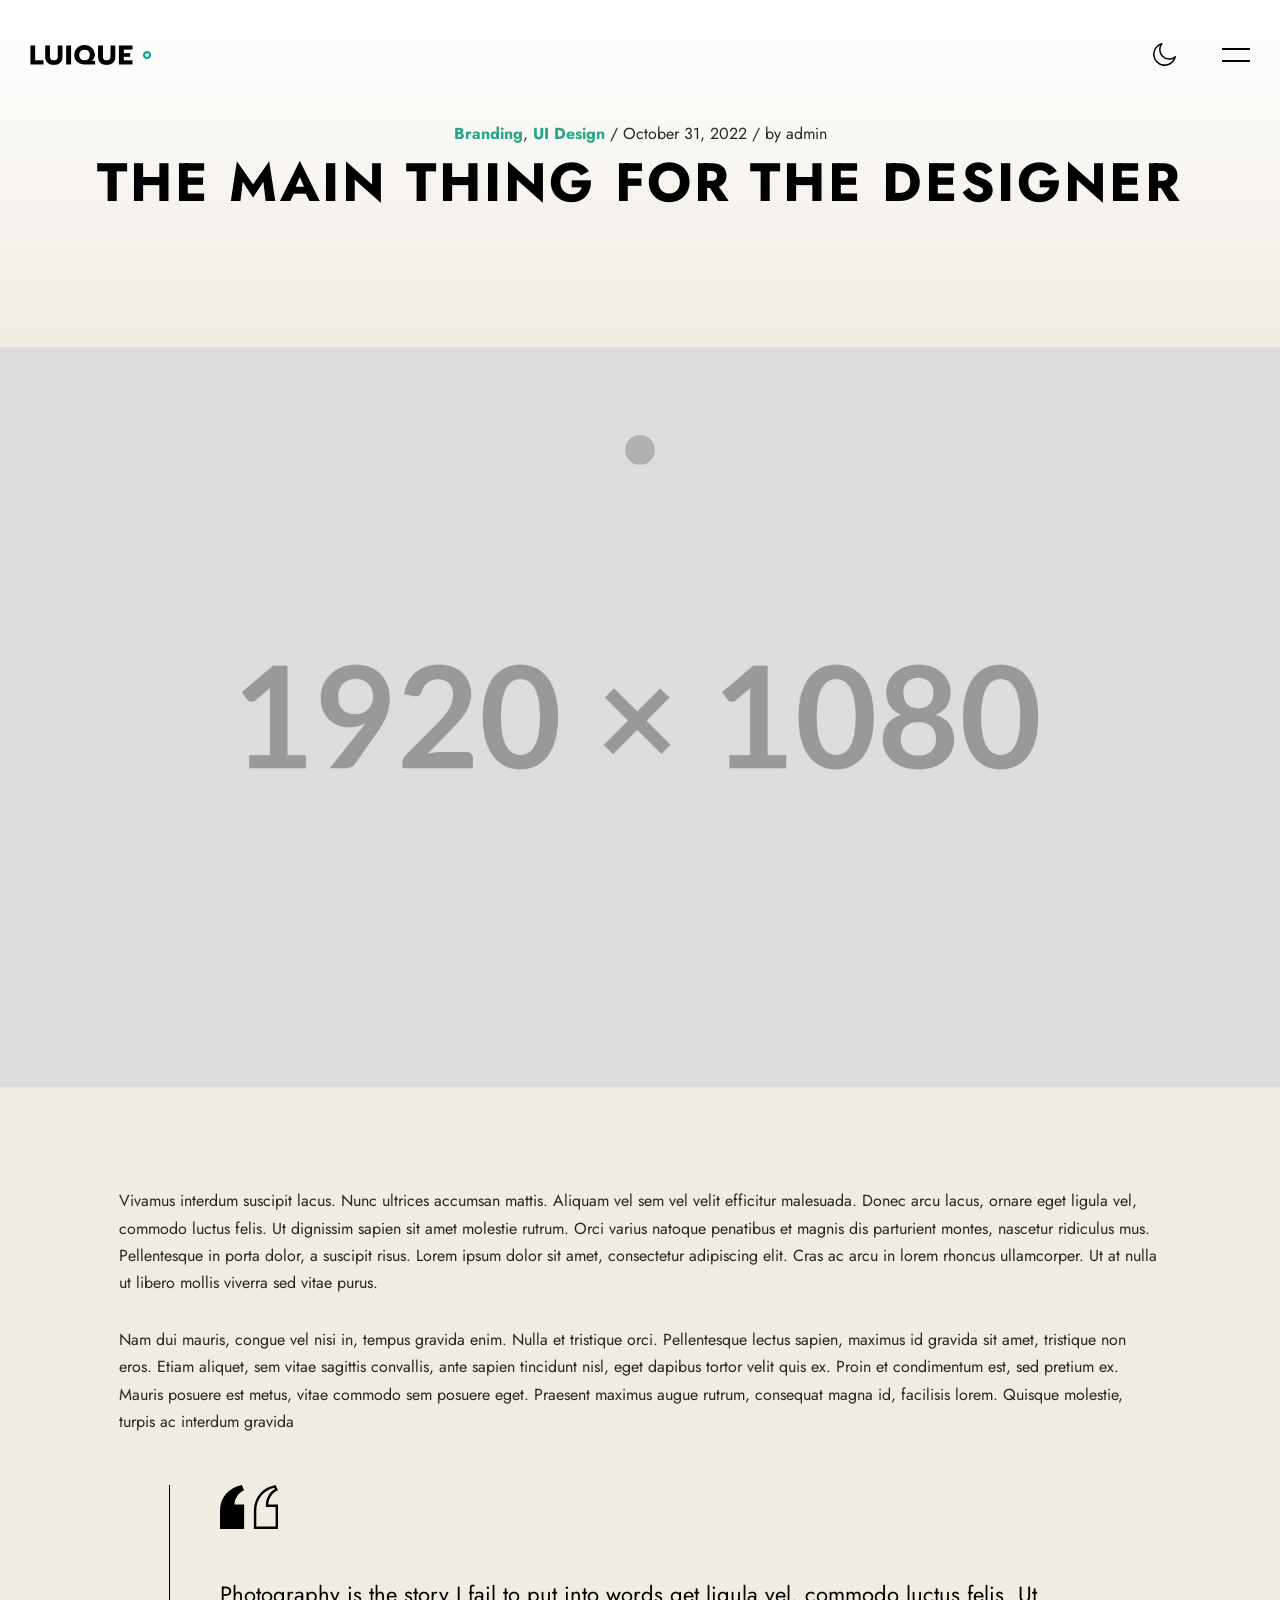
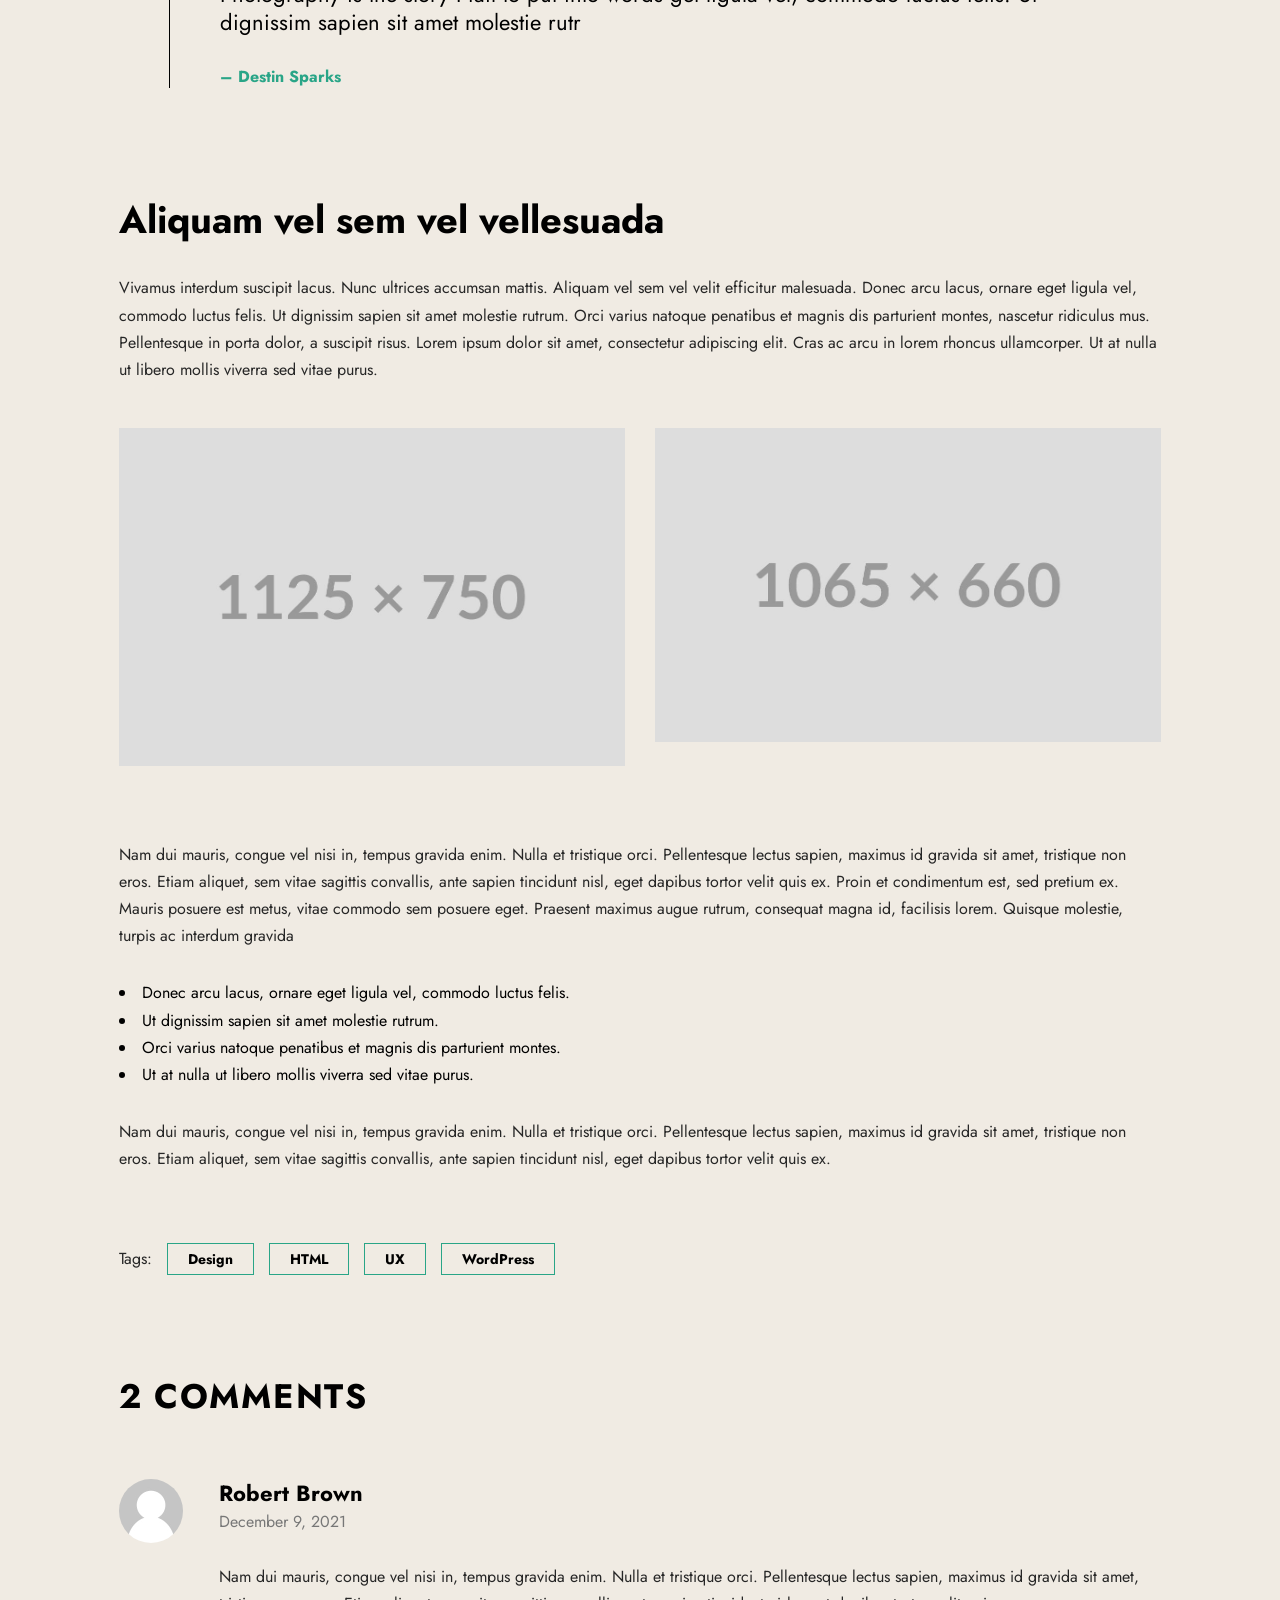
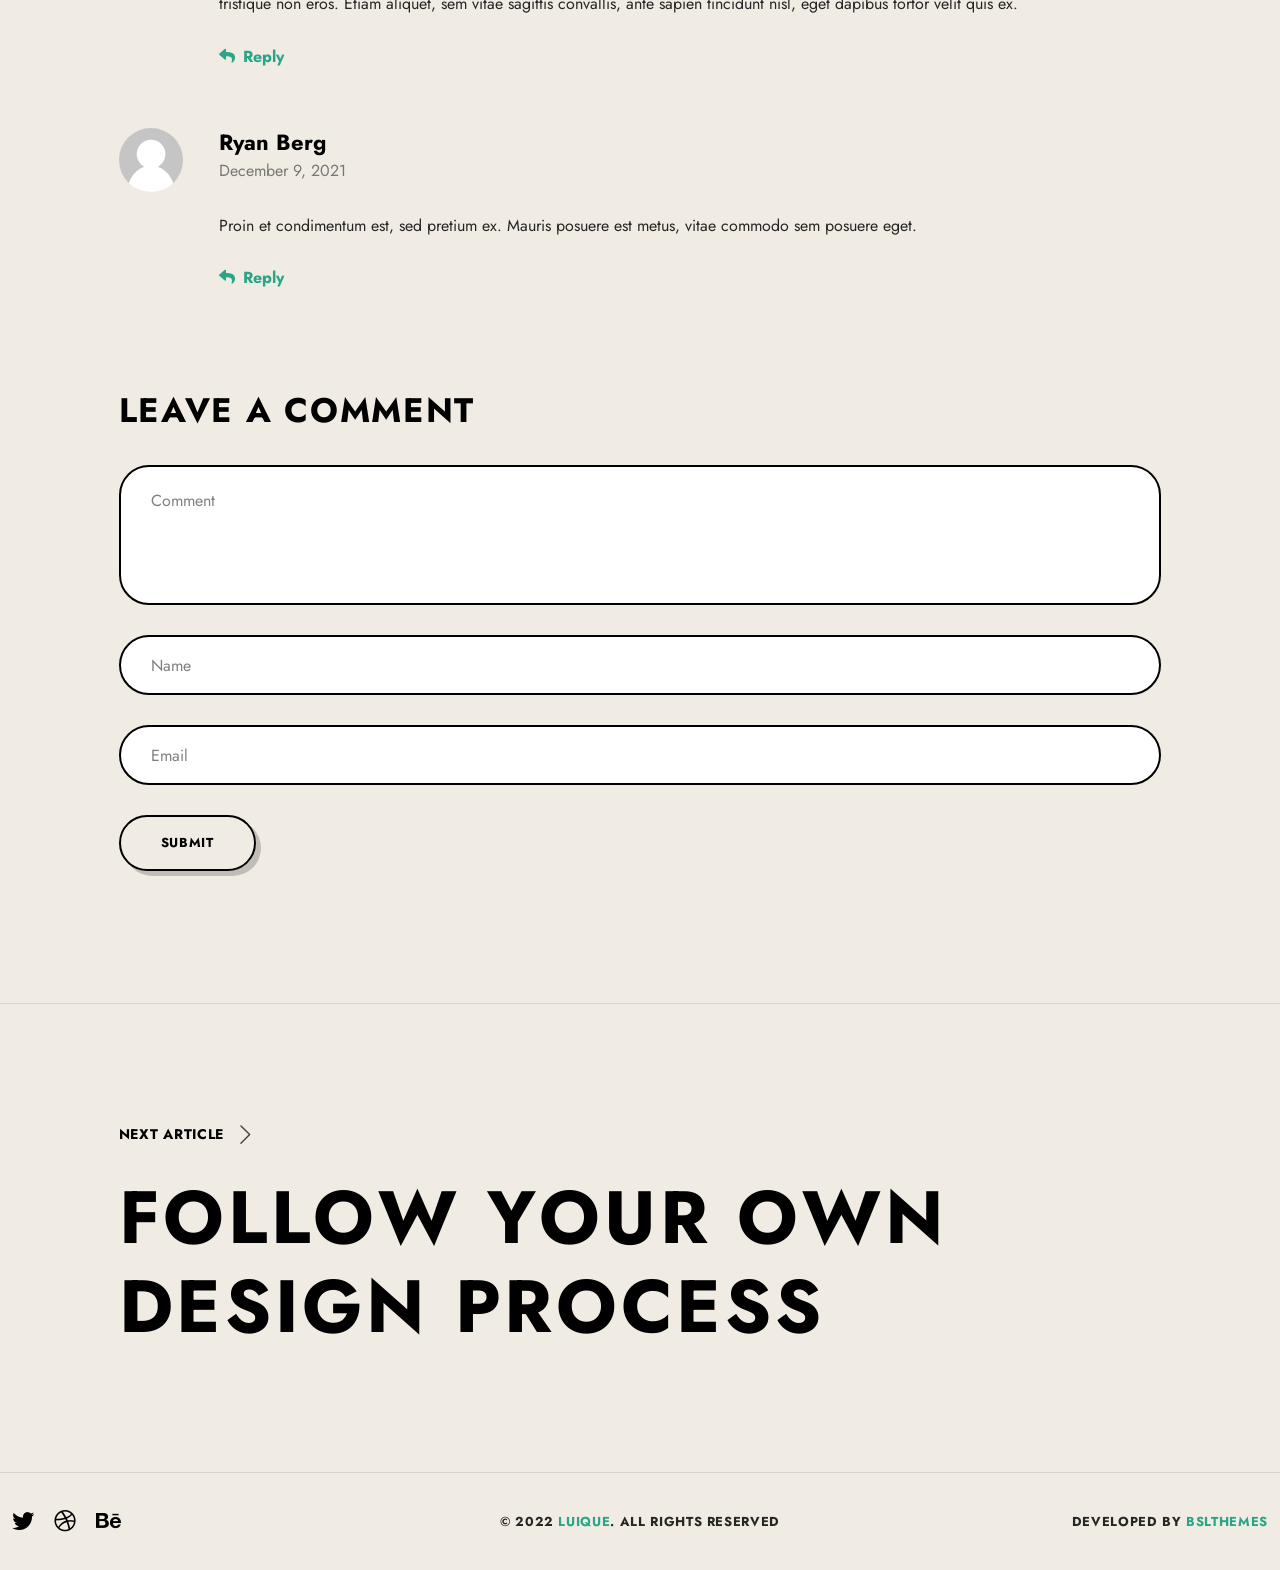
<file: blog-single.html>
<!doctype html>
<html lang="en-US">
<head>

  <title>Luique - Personal Portfolio HTML Template - shared on themelock.com</title>
  <meta http-equiv="Content-Type" content="text/html; charset=utf-8">
  <meta http-equiv="X-UA-Compatible" content="IE=edge">
  <meta name="viewport" content="width=device-width, initial-scale=1">
  <meta name="HandheldFriendly" content="true">
  <meta name="author" content="bslthemes" >

  <!-- Fonts -->
  <link rel="stylesheet" href="https://fonts.googleapis.com/css?family=Jost%3A0%2C100%3B0%2C200%3B0%2C300%3B0%2C400%3B0%2C500%3B0%2C600%3B0%2C700%3B0%2C800%3B0%2C900%3B1%2C100%3B1%2C200%3B1%2C300%3B1%2C400%3B1%2C500%3B1%2C600%3B1%2C700%3B1%2C800%3B1%2C900%7CCaveat%3A400%3B500%3B600%3B700&#038;display=swap" type="text/css" media="all" >
  <link rel="stylesheet" href="https://fonts.googleapis.com/css?family=Roboto%3A100%2C100italic%2C200%2C200italic%2C300%2C300italic%2C400%2C400italic%2C500%2C500italic%2C600%2C600italic%2C700%2C700italic%2C800%2C800italic%2C900%2C900italic%7CRoboto+Slab%3A100%2C100italic%2C200%2C200italic%2C300%2C300italic%2C400%2C400italic%2C500%2C500italic%2C600%2C600italic%2C700%2C700italic%2C800%2C800italic%2C900%2C900italic&#038;display=auto" type="text/css" media="all" >

  <!-- CSS STYLES -->
  <link rel="stylesheet" href="assets/css/vendors/bootstrap.css" type="text/css" media="all" >
  <link rel="stylesheet" href="assets/fonts/font-awesome/css/font-awesome.css" type="text/css" media="all" >
  <link rel="stylesheet" href="assets/css/vendors/magnific-popup.css" type="text/css" media="all" >
  <link rel="stylesheet" href="assets/css/vendors/splitting.css" type="text/css" media="all" >
  <link rel="stylesheet" href="assets/css/vendors/swiper.css" type="text/css" media="all" >
  <link rel="stylesheet" href="assets/css/vendors/animate.css" type="text/css" media="all" >
  <link rel="stylesheet" href="assets/css/style.css" type="text/css" media="all" >
  <link rel="stylesheet" href="assets/css/dark.css" type="text/css" media="all" >

  <!-- Favicon -->
	<link rel="shortcut icon" href="favicon.ico" type="image/x-icon">
	<link rel="icon" href="favicon.ico" type="image/x-icon">

</head>

<body class="light-skin">
	<div class="container-page">

		<!-- Preloader -->
		<div class="preloader">
			<div class="centrize full-width">
				<div class="vertical-center">
					<div class="spinner-logo">
						<img src="assets/images/logo2.png" alt="Luique - Personal Portfolio HTML Template" >
						<div class="spinner-dot"></div>
						<div class="spinner spinner-line"></div>
					</div>
				</div>
			</div>
		</div>

		<!-- Header -->
		<header class="header">
			<div class="header__builder">
        <div class="row">
          <div class="col-xs-4 col-sm-4 col-md-4 col-lg-4">

            <!-- logo -->
            <div class="logo">
              <a href="index.html">
                <img width="228" height="38" src="assets/images/logo2.png" alt="" >
             </a>
           </div>

         </div>
          <div class="col-xs-8 col-sm-8 col-md-8 col-lg-8 align-right">

						<!-- switcher btn -->
						<a href="#" class="switcher-btn">
							<span class="sw-before">
								<svg xmlns="http://www.w3.org/2000/svg" width="23" height="23" viewBox="0 0 23 23">
									<path id="Dark_Theme" data-name="Dark Theme" fill="#000" d="M1759.46,111.076a0.819,0.819,0,0,0-.68.147,8.553,8.553,0,0,1-2.62,1.537,8.167,8.167,0,0,1-2.96.531,8.655,8.655,0,0,1-8.65-8.682,9.247,9.247,0,0,1,.47-2.864,8.038,8.038,0,0,1,1.42-2.54,0.764,0.764,0,0,0-.12-1.063,0.813,0.813,0,0,0-.68-0.148,11.856,11.856,0,0,0-6.23,4.193,11.724,11.724,0,0,0,1,15.387,11.63,11.63,0,0,0,19.55-5.553A0.707,0.707,0,0,0,1759.46,111.076Zm-4.5,6.172a10.137,10.137,0,0,1-14.29-14.145,10.245,10.245,0,0,1,3.38-2.836c-0.14.327-.29,0.651-0.41,1.006a9.908,9.908,0,0,0-.56,3.365,10.162,10.162,0,0,0,10.15,10.189,9.776,9.776,0,0,0,3.49-.62,11.659,11.659,0,0,0,1.12-.473A10.858,10.858,0,0,1,1754.96,117.248Z" transform="translate(-1737 -98)" />
								</svg>
							</span>
							<span class="sw-after">
								<svg xmlns="http://www.w3.org/2000/svg" width="22.22" height="22.313" viewBox="0 0 22.22 22.313">
									<path id="Light_Theme" data-name="Light Theme" fill="#fff" d="M1752.49,105.511a5.589,5.589,0,0,0-3.94-1.655,5.466,5.466,0,0,0-3.94,1.655,5.61,5.61,0,0,0,3.94,9.566,5.473,5.473,0,0,0,3.94-1.653,5.643,5.643,0,0,0,1.65-3.957A5.516,5.516,0,0,0,1752.49,105.511Zm-1.06,6.85a4.1,4.1,0,0,1-5.76,0,4.164,4.164,0,0,1,0-5.788A4.083,4.083,0,0,1,1751.43,112.361Zm7.47-3.662h-2.27a0.768,0.768,0,0,0,0,1.536h2.27A0.768,0.768,0,0,0,1758.9,108.7Zm-10.35,8.12a0.777,0.777,0,0,0-.76.769v2.274a0.777,0.777,0,0,0,.76.767,0.786,0.786,0,0,0,.77-0.767v-2.274A0.786,0.786,0,0,0,1748.55,116.819Zm7.85-.531-1.62-1.624a0.745,0.745,0,0,0-1.06,0,0.758,0.758,0,0,0,0,1.063l1.62,1.625a0.747,0.747,0,0,0,1.06,0A0.759,0.759,0,0,0,1756.4,116.288ZM1748.55,98.3a0.777,0.777,0,0,0-.76.768v2.273a0.778,0.778,0,0,0,.76.768,0.787,0.787,0,0,0,.77-0.768V99.073A0.786,0.786,0,0,0,1748.55,98.3Zm7.88,3.278a0.744,0.744,0,0,0-1.06,0l-1.62,1.624a0.758,0.758,0,0,0,0,1.063,0.745,0.745,0,0,0,1.06,0l1.62-1.624A0.758,0.758,0,0,0,1756.43,101.583Zm-15.96,7.116h-2.26a0.78,0.78,0,0,0-.77.768,0.76,0.76,0,0,0,.77.768h2.26A0.768,0.768,0,0,0,1740.47,108.7Zm2.88,5.965a0.745,0.745,0,0,0-1.06,0l-1.62,1.624a0.759,0.759,0,0,0,0,1.064,0.747,0.747,0,0,0,1.06,0l1.62-1.625A0.758,0.758,0,0,0,1743.35,114.664Zm0-11.457-1.62-1.624a0.744,0.744,0,0,0-1.06,0,0.758,0.758,0,0,0,0,1.063l1.62,1.624a0.745,0.745,0,0,0,1.06,0A0.758,0.758,0,0,0,1743.35,103.207Z" transform="translate(-1737.44 -98.313)" />
								</svg>
							</span>
						</a>

						<!-- menu btn -->
						<a href="#" class="menu-btn">
							<span></span>
							<span></span>
						</a>

						<!-- Menu Full Overlay -->
						<div class="menu-full-overlay">
							<div class="menu-full-container">
								<div class="container">
									<div class="row">
										<div class="col-xs-12 col-sm-12 col-md-12 col-lg-12">

											<!-- menu full -->
											<div class="menu-full">
												<ul class="menu-full">
													<li class="menu-item">
														<a class="splitting-text-anim-2" data-splitting="chars" href="index.html">Home</a>
													</li>
													<li class="menu-item">
														<a class="splitting-text-anim-2" data-splitting="chars" href="#services-section">Services</a>
													</li>
													<li class="menu-item">
														<a class="splitting-text-anim-2" data-splitting="chars" href="#skills-section">Skills</a>
													</li>
													<li class="menu-item">
														<a class="splitting-text-anim-2" data-splitting="chars" href="#works-section">Works</a>
													</li>
													<li class="menu-item">
														<a class="splitting-text-anim-2" data-splitting="chars" href="#resume-section">Resume</a>
													</li>
													<li class="menu-item">
														<a class="splitting-text-anim-2" data-splitting="chars" href="#testimonials-section">Testimonials</a>
													</li>
													<li class="menu-item">
														<a class="splitting-text-anim-2" data-splitting="chars" href="#pricing-section">Pricing</a>
													</li>
													<li class="menu-item">
														<a class="splitting-text-anim-2" data-splitting="chars" href="#blog-section">Blog</a>
													</li>
													<li class="menu-item">
														<a class="splitting-text-anim-2" data-splitting="chars" href="#contact-section">Contact</a>
													</li>
													<li class="menu-item menu-item-has-children has-children">
														<a class="splitting-text-anim-2" data-splitting="chars">Pages</a>
														<ul class="sub-menu">
															<li class="menu-item">
																<a class="splitting-text-anim-1" data-splitting="chars" href="works-list.html">Works (List)</a>
															</li>
															<li class="menu-item">
																<a class="splitting-text-anim-1" data-splitting="chars" href="works.html">Works (Grid)</a>
															</li>
															<li class="menu-item">
																<a class="splitting-text-anim-1" data-splitting="chars" href="work-single.html">Work Single Page</a>
															</li>
															<li class="menu-item">
																<a class=" splitting-text-anim-1" data-splitting="chars" href="blog.html">Blog</a>
															</li>
															<li class="menu-item">
																<a class="splitting-text-anim-1" data-splitting="chars" href="blog-single.html">Single Post</a>
															</li>
														</ul>
													</li>
												</ul>
											</div>

											<!-- social -->
											<div class="menu-social-links">
												<a href="http://dribbble.com" target="blank" class="scrolla-element-anim-1" title="dribbble">
													<i class="fab fa-dribbble"></i>
												</a>
												<a href="http://twitter.com" target="blank" class="scrolla-element-anim-1" title="twitter">
													<i class="fab fa-twitter"></i>
												</a>
												<a href="http://behance.com" target="blank" class="scrolla-element-anim-1" title="behance">
													<i class="fab fa-behance"></i>
												</a>
											</div>

											<div class="v-line-block"><span></span></div>

										</div>
									</div>
								</div>
							</div>
							<div class="menu-overlay"></div>
						</div>

         </div>
       </div>
     </div>
   </header>

		<!-- Wrapper -->
		<div class="wrapper">

      <!-- Section Started Heading -->
      <section class="section section-inner started-heading">
      	<div class="container">

  				<!-- Heading -->
					<div class="m-titles align-center">
            <div class="m-category scrolla-element-anim-1 scroll-animate" data-animate="active">
              <a href="blog.html">Branding</a>, <a href="blog.html">UI Design</a> / October 31, 2022 / by admin
           </div>
            <h1 class="m-title scrolla-element-anim-1 scroll-animate" data-animate="active">
              The Main Thing For The Designer
           </h1>
					</div>

      	</div>
     </section>

      <!-- Single Post Image -->
      <div class="section section-inner m-image-large">
        <div class="container">
          <div class="v-line-right v-line-top"><div class="v-line-block"><span></span></div></div>
       </div>
        <div class="image">
          <div class="img scrolla-element-anim-1 scroll-animate" data-animate="active" style="background-image: url(assets/images/single7.jpg);"></div>
       </div>
     </div>

      <!-- Section - Blog -->
			<section class="section section-inner m-archive">
        <div class="container">

          <div class="row">
            <div class="col-xs-12 col-sm-12 col-md-12 col-lg-10 offset-1">

              <!-- content -->
              <div class="description">
                <div class="post-content scrolla-element-anim-1 scroll-animate" data-animate="active">
                  <p>Vivamus interdum suscipit lacus. Nunc ultrices accumsan mattis. Aliquam vel sem vel velit efficitur malesuada. Donec arcu lacus, ornare eget ligula vel, commodo luctus felis. Ut dignissim sapien sit amet molestie rutrum. Orci varius natoque penatibus et magnis dis parturient montes, nascetur ridiculus mus. Pellentesque in porta dolor, a suscipit risus. Lorem ipsum dolor sit amet, consectetur adipiscing elit. Cras ac arcu in lorem rhoncus ullamcorper. Ut at nulla ut libero mollis viverra sed vitae purus.</p>
                  <p>Nam dui mauris, congue vel nisi in, tempus gravida enim. Nulla et tristique orci. Pellentesque lectus sapien, maximus id gravida sit amet, tristique non eros. Etiam aliquet, sem vitae sagittis convallis, ante sapien tincidunt nisl, eget dapibus tortor velit quis ex. Proin et condimentum est, sed pretium ex. Mauris posuere est metus, vitae commodo sem posuere eget. Praesent maximus augue rutrum, consequat magna id, facilisis lorem. Quisque molestie, turpis ac interdum gravida</p>
                  <blockquote>
                    <p>Photography is the story I fail to put into words get ligula vel, commodo luctus felis. Ut dignissim sapien sit amet molestie rutr</p>
                    <p><cite>&#8211; Destin Sparks</cite></p>
                 </blockquote>
                  <p><br></p>
                  <h3>Aliquam vel sem vel vellesuada</h3>
                  <p>Vivamus interdum suscipit lacus. Nunc ultrices accumsan mattis. Aliquam vel sem vel velit efficitur malesuada. Donec arcu lacus, ornare eget ligula vel, commodo luctus felis. Ut dignissim sapien sit amet molestie rutrum. Orci varius natoque penatibus et magnis dis parturient montes, nascetur ridiculus mus. Pellentesque in porta dolor, a suscipit risus. Lorem ipsum dolor sit amet, consectetur adipiscing elit. Cras ac arcu in lorem rhoncus ullamcorper. Ut at nulla ut libero mollis viverra sed vitae purus.</p>
                  <ul class="gallery gallery-columns-2">
                    <li class="gallery-item">
                      <figure>
                        <img src="assets/images/blog8.jpg" alt="" >
                     </figure>
                   </li>
                    <li class="gallery-item">
                      <figure>
                        <img src="assets/images/blog6.jpg" alt="" >
                     </figure>
                   </li>
                 </ul>
                  <p>Nam dui mauris, congue vel nisi in, tempus gravida enim. Nulla et tristique orci. Pellentesque lectus sapien, maximus id gravida sit amet, tristique non eros. Etiam aliquet, sem vitae sagittis convallis, ante sapien tincidunt nisl, eget dapibus tortor velit quis ex. Proin et condimentum est, sed pretium ex. Mauris posuere est metus, vitae commodo sem posuere eget. Praesent maximus augue rutrum, consequat magna id, facilisis lorem. Quisque molestie, turpis ac interdum gravida</p>
                  <ul>
                    <li>Donec arcu lacus, ornare eget ligula vel, commodo luctus felis.</li>
                    <li>Ut dignissim sapien sit amet molestie rutrum.</li>
                    <li>Orci varius natoque penatibus et magnis dis parturient montes.</li>
                    <li>Ut at nulla ut libero mollis viverra sed vitae purus.</li>
                 </ul>
                  <p>Nam dui mauris, congue vel nisi in, tempus gravida enim. Nulla et tristique orci. Pellentesque lectus sapien, maximus id gravida sit amet, tristique non eros. Etiam aliquet, sem vitae sagittis convallis, ante sapien tincidunt nisl, eget dapibus tortor velit quis ex.</p>

                  <span class="tags-links">
                    <span>Tags:</span>
                    <a href="#">Design</a>
                    <a href="#">HTML</a>
                    <a href="#">UX</a>
                    <a href="#">WordPress</a>
                 </span>
               </div>
             </div>

              <!-- Comments -->
              <div class="comments-post scrolla-element-anim-1 scroll-animate" data-animate="active">
                <div class="section__comments">

                  <div class="m-titles">
                    <div class="m-title align-left">2 Comments</div>
                 </div>

                  <ul class="comments">
                    <li class="comment comment-item">
                      <div class="comment comment-box">
                        <img src="assets/images/avatar.png" class="avatar" alt="" >
                        <div class="comment-box__body">
                          <div class="content-caption post-content description">
                            <h5 class="comment-box__details">Robert Brown <span>December 9, 2021</span></h5>
                            <p>Nam dui mauris, congue vel nisi in, tempus gravida enim. Nulla et tristique orci. Pellentesque lectus sapien, maximus id gravida sit amet, tristique non eros. Etiam aliquet, sem vitae sagittis convallis, ante sapien tincidunt nisl, eget dapibus tortor velit quis ex.</p>
                         </div>
                       </div>
                        <div class="comment-footer">
                          <a class="comment-reply-link" href="#">Reply</a>
                       </div>
                     </div>
                   </li>
                    <li class="comment comment-item">
                      <div class="comment comment-box">
                        <img src="assets/images/avatar.png" class="avatar" alt="" >
                        <div class="comment-box__body">
                          <div class="content-caption post-content description">
                            <h5 class="comment-box__details">Ryan Berg <span>December 9, 2021</span></h5>
                            <p>Proin et condimentum est, sed pretium ex. Mauris posuere est metus, vitae commodo sem posuere eget.</p>
                         </div>
                       </div>
                        <div class="comment-footer">
                          <a class="comment-reply-link" href="#">Reply</a>
                       </div>
                     </div>
                   </li>
                 </ul>

                  <div class="form-comment">
                    <div class="comment-respond">
                      <div class="m-titles">
                        <div class="m-title align-left">Leave a comment</div>
                     </div>
                      <form method="post" class="comment-form">
                        <div class="group-row">
                          <div class="group">
                            <textarea class="textarea" name="comment" rows="3" placeholder="Comment"></textarea>
                         </div>
                       </div>
                        <div class="group-row">
                          <div class="group">
                            <input type="text" name="author" class="input" placeholder="Name" >
                         </div>
                          <div class="group">
                            <input type="text" name="email" class="input" placeholder="Email" >
                         </div>
                       </div>
                        <div class="group-row">
                          <div class="group">
                            <button type="submit" name="submit" class="btn">Submit</button>
                         </div>
                       </div>
                     </form>
                   </div>
                 </div>

               </div>
             </div>

           </div>
         </div>

          <div class="v-line-left v-line-top"><div class="v-line-block"><span></span></div></div>

       </div>
     </section>

      <!-- Section Navigation -->
      <div class="section section-inner m-page-navigation">
      	<div class="container">
      		<div class="row">
      			<div class="col-xs-12 col-sm-12 col-md-12 col-lg-10 offset-1">

      				<div class="h-titles h-navs">
      					<a href="blog-single.html">
      						<span class="nav-arrow splitting-text-anim-1 scroll-animate" data-splitting="chars" data-animate="active">
      							Next Article
                 </span>
      						<span class="h-title splitting-text-anim-2 scroll-animate" data-splitting="chars" data-animate="active">
      							Follow Your Own Design Process
                 </span>
      					</a>
      				</div>

      			</div>
      		</div>
      	</div>
     </div>

		</div>

		<!-- Footer -->
		<div class="footer">
			<div class="footer__builder">
        <div class="container">
          <div class="row">
            <div class="col-xs-12 col-sm-12 col-md-4 col-lg-4">

              <div class="social-links scrolla-element-anim-1 scroll-animate" data-animate="active">
                <a target="_blank" rel="nofollow" href="http://twitter.com">
                  <i aria-hidden="true" class="fab fa-twitter"></i>
               </a>
                <a target="_blank" rel="nofollow" href="http://dribble.com">
                  <i aria-hidden="true" class="fab fa-dribbble"></i>
               </a>
                <a target="_blank" rel="nofollow" href="http://behance.com">
                  <i aria-hidden="true" class="fab fa-behance"></i>
               </a>
             </div>

           </div>
            <div class="col-xs-12 col-sm-12 col-md-4 col-lg-4">

              <div class="copyright-text align-center scrolla-element-anim-1 scroll-animate" data-animate="active">
                © 2022 <strong>Luique</strong>. All rights reserved
             </div>

           </div>
            <div class="col-xs-12 col-sm-12 col-md-4 col-lg-4">

              <div class="copyright-text align-right scrolla-element-anim-1 scroll-animate" data-animate="active">
                Developed by <strong>bslthemes</strong>
             </div>

           </div>
         </div>
       </div>
			</div>
		</div>

	</div>

	<!-- cursor -->
	<div class="cursor"></div>

  <script src="assets/js/jquery.min.js"></script>
  <script src="assets/js/jquery.validate.min.js"></script>
  <script src="assets/js/bootstrap.js"></script>
  <script src="assets/js/swiper.js"></script>
  <script src="assets/js/splitting.js"></script>
  <script src="assets/js/jarallax.min.js"></script>
  <script src="assets/js/magnific-popup.js"></script>
  <script src="assets/js/imagesloaded.pkgd.js"></script>
  <script src="assets/js/isotope.pkgd.js"></script>
  <script src="assets/js/jquery.scrolla.js"></script>
  <script src="assets/js/skrollr.js"></script>
  <script src="assets/js/jquery.cookie.js"></script>
  <script src="assets/js/typed.js"></script>
  <script src="assets/js/common.js"></script>

</body>
</html>
</file>
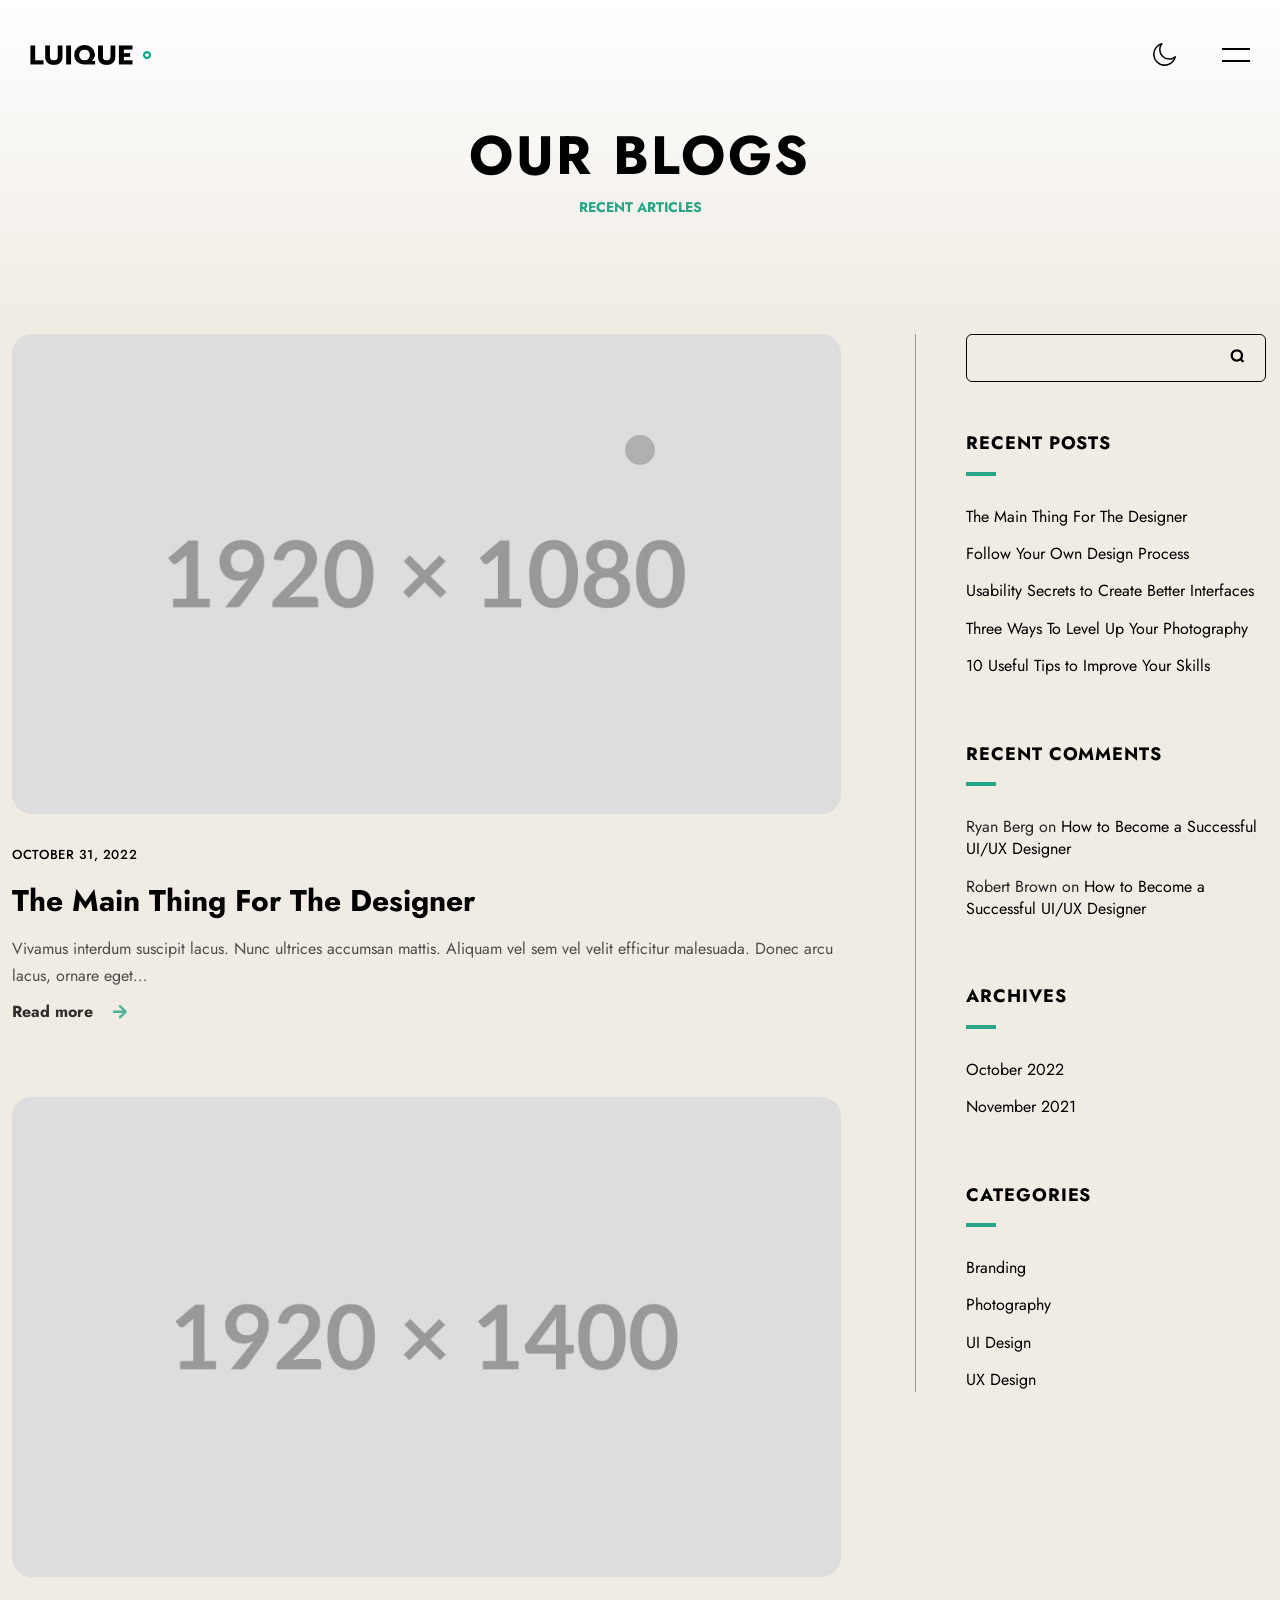
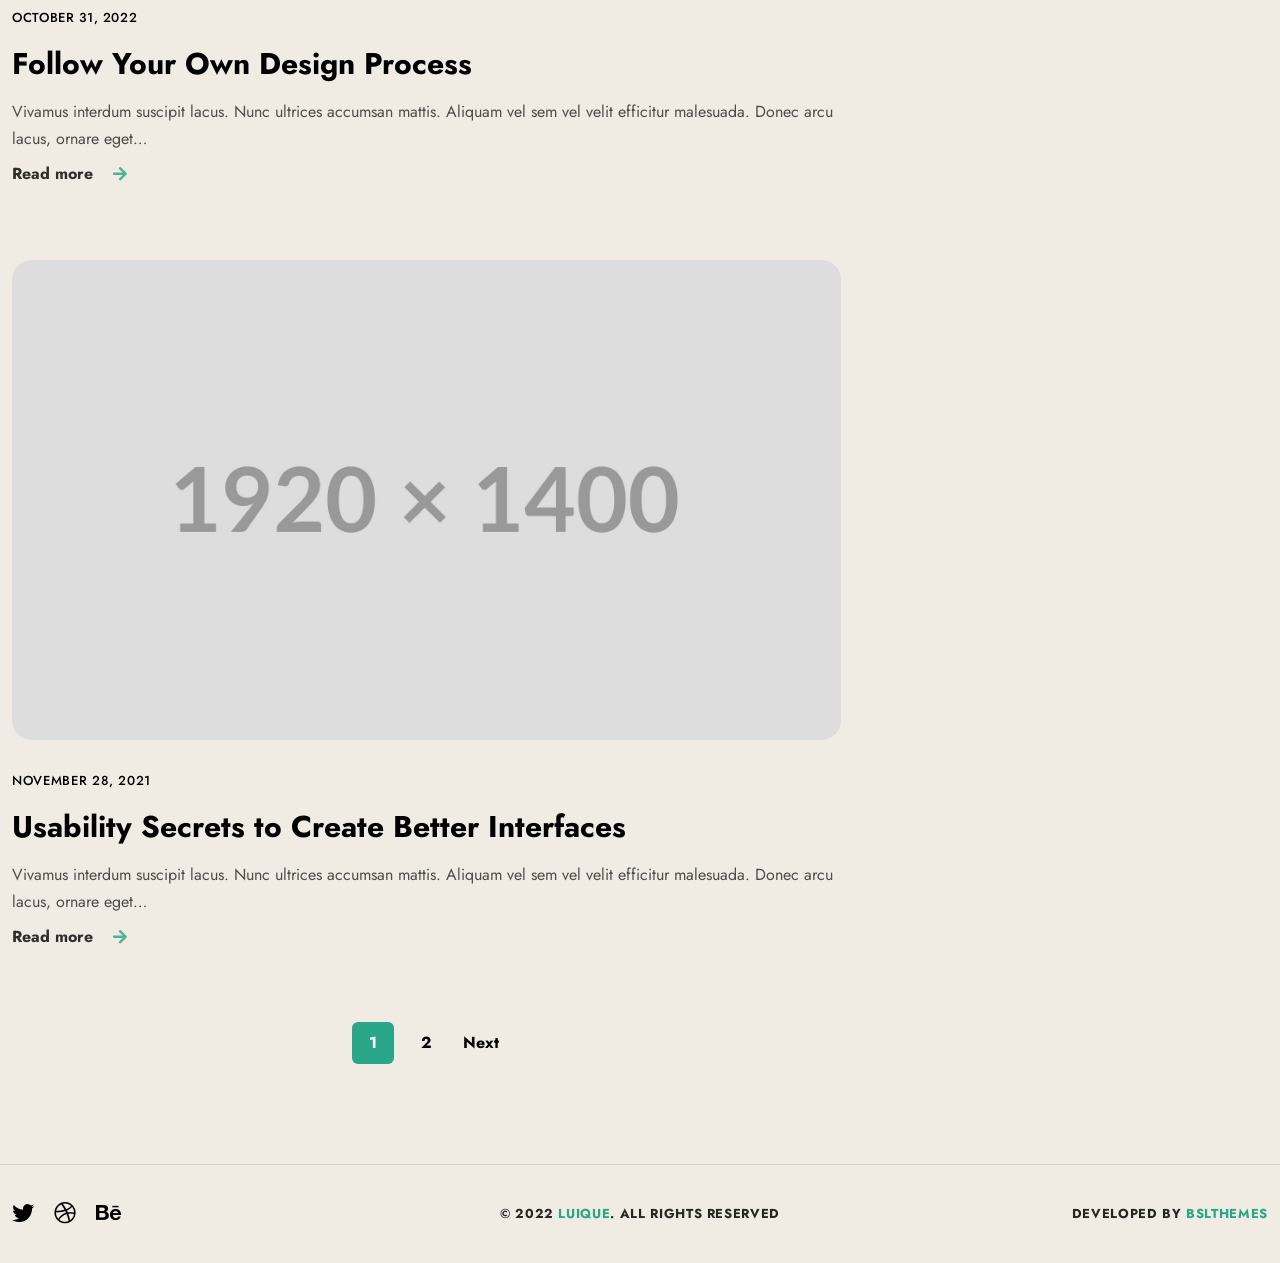
<file: blog.html>
<!doctype html>
<html lang="en-US">
<head>

  <title>Luique - Personal Portfolio HTML Template - shared on themelock.com</title>
  <meta http-equiv="Content-Type" content="text/html; charset=utf-8">
  <meta http-equiv="X-UA-Compatible" content="IE=edge">
  <meta name="viewport" content="width=device-width, initial-scale=1">
  <meta name="HandheldFriendly" content="true">
  <meta name="author" content="bslthemes" >

  <!-- Fonts -->
  <link rel="stylesheet" href="https://fonts.googleapis.com/css?family=Jost%3A0%2C100%3B0%2C200%3B0%2C300%3B0%2C400%3B0%2C500%3B0%2C600%3B0%2C700%3B0%2C800%3B0%2C900%3B1%2C100%3B1%2C200%3B1%2C300%3B1%2C400%3B1%2C500%3B1%2C600%3B1%2C700%3B1%2C800%3B1%2C900%7CCaveat%3A400%3B500%3B600%3B700&#038;display=swap" type="text/css" media="all" >
  <link rel="stylesheet" href="https://fonts.googleapis.com/css?family=Roboto%3A100%2C100italic%2C200%2C200italic%2C300%2C300italic%2C400%2C400italic%2C500%2C500italic%2C600%2C600italic%2C700%2C700italic%2C800%2C800italic%2C900%2C900italic%7CRoboto+Slab%3A100%2C100italic%2C200%2C200italic%2C300%2C300italic%2C400%2C400italic%2C500%2C500italic%2C600%2C600italic%2C700%2C700italic%2C800%2C800italic%2C900%2C900italic&#038;display=auto" type="text/css" media="all" >

  <!-- CSS STYLES -->
  <link rel="stylesheet" href="assets/css/vendors/bootstrap.css" type="text/css" media="all" >
  <link rel="stylesheet" href="assets/fonts/font-awesome/css/font-awesome.css" type="text/css" media="all" >
  <link rel="stylesheet" href="assets/css/vendors/magnific-popup.css" type="text/css" media="all" >
  <link rel="stylesheet" href="assets/css/vendors/splitting.css" type="text/css" media="all" >
  <link rel="stylesheet" href="assets/css/vendors/swiper.css" type="text/css" media="all" >
  <link rel="stylesheet" href="assets/css/vendors/animate.css" type="text/css" media="all" >
  <link rel="stylesheet" href="assets/css/style.css" type="text/css" media="all" >
  <link rel="stylesheet" href="assets/css/dark.css" type="text/css" media="all" >

  <!-- Favicon -->
	<link rel="shortcut icon" href="favicon.ico" type="image/x-icon">
	<link rel="icon" href="favicon.ico" type="image/x-icon">

</head>

<body class="light-skin">
	<div class="container-page">

		<!-- Preloader -->
		<div class="preloader">
			<div class="centrize full-width">
				<div class="vertical-center">
					<div class="spinner-logo">
						<img src="assets/images/logo2.png" alt="Luique - Personal Portfolio HTML Template" >
						<div class="spinner-dot"></div>
						<div class="spinner spinner-line"></div>
					</div>
				</div>
			</div>
		</div>

		<!-- Header -->
		<header class="header">
			<div class="header__builder">
        <div class="row">
          <div class="col-xs-4 col-sm-4 col-md-4 col-lg-4">

            <!-- logo -->
            <div class="logo">
              <a href="index.html">
                <img width="228" height="38" src="assets/images/logo2.png" alt="" >
             </a>
           </div>

         </div>
          <div class="col-xs-8 col-sm-8 col-md-8 col-lg-8 align-right">

						<!-- switcher btn -->
						<a href="#" class="switcher-btn">
							<span class="sw-before">
								<svg xmlns="http://www.w3.org/2000/svg" width="23" height="23" viewBox="0 0 23 23">
									<path id="Dark_Theme" data-name="Dark Theme" fill="#000" d="M1759.46,111.076a0.819,0.819,0,0,0-.68.147,8.553,8.553,0,0,1-2.62,1.537,8.167,8.167,0,0,1-2.96.531,8.655,8.655,0,0,1-8.65-8.682,9.247,9.247,0,0,1,.47-2.864,8.038,8.038,0,0,1,1.42-2.54,0.764,0.764,0,0,0-.12-1.063,0.813,0.813,0,0,0-.68-0.148,11.856,11.856,0,0,0-6.23,4.193,11.724,11.724,0,0,0,1,15.387,11.63,11.63,0,0,0,19.55-5.553A0.707,0.707,0,0,0,1759.46,111.076Zm-4.5,6.172a10.137,10.137,0,0,1-14.29-14.145,10.245,10.245,0,0,1,3.38-2.836c-0.14.327-.29,0.651-0.41,1.006a9.908,9.908,0,0,0-.56,3.365,10.162,10.162,0,0,0,10.15,10.189,9.776,9.776,0,0,0,3.49-.62,11.659,11.659,0,0,0,1.12-.473A10.858,10.858,0,0,1,1754.96,117.248Z" transform="translate(-1737 -98)" />
								</svg>
							</span>
							<span class="sw-after">
								<svg xmlns="http://www.w3.org/2000/svg" width="22.22" height="22.313" viewBox="0 0 22.22 22.313">
									<path id="Light_Theme" data-name="Light Theme" fill="#fff" d="M1752.49,105.511a5.589,5.589,0,0,0-3.94-1.655,5.466,5.466,0,0,0-3.94,1.655,5.61,5.61,0,0,0,3.94,9.566,5.473,5.473,0,0,0,3.94-1.653,5.643,5.643,0,0,0,1.65-3.957A5.516,5.516,0,0,0,1752.49,105.511Zm-1.06,6.85a4.1,4.1,0,0,1-5.76,0,4.164,4.164,0,0,1,0-5.788A4.083,4.083,0,0,1,1751.43,112.361Zm7.47-3.662h-2.27a0.768,0.768,0,0,0,0,1.536h2.27A0.768,0.768,0,0,0,1758.9,108.7Zm-10.35,8.12a0.777,0.777,0,0,0-.76.769v2.274a0.777,0.777,0,0,0,.76.767,0.786,0.786,0,0,0,.77-0.767v-2.274A0.786,0.786,0,0,0,1748.55,116.819Zm7.85-.531-1.62-1.624a0.745,0.745,0,0,0-1.06,0,0.758,0.758,0,0,0,0,1.063l1.62,1.625a0.747,0.747,0,0,0,1.06,0A0.759,0.759,0,0,0,1756.4,116.288ZM1748.55,98.3a0.777,0.777,0,0,0-.76.768v2.273a0.778,0.778,0,0,0,.76.768,0.787,0.787,0,0,0,.77-0.768V99.073A0.786,0.786,0,0,0,1748.55,98.3Zm7.88,3.278a0.744,0.744,0,0,0-1.06,0l-1.62,1.624a0.758,0.758,0,0,0,0,1.063,0.745,0.745,0,0,0,1.06,0l1.62-1.624A0.758,0.758,0,0,0,1756.43,101.583Zm-15.96,7.116h-2.26a0.78,0.78,0,0,0-.77.768,0.76,0.76,0,0,0,.77.768h2.26A0.768,0.768,0,0,0,1740.47,108.7Zm2.88,5.965a0.745,0.745,0,0,0-1.06,0l-1.62,1.624a0.759,0.759,0,0,0,0,1.064,0.747,0.747,0,0,0,1.06,0l1.62-1.625A0.758,0.758,0,0,0,1743.35,114.664Zm0-11.457-1.62-1.624a0.744,0.744,0,0,0-1.06,0,0.758,0.758,0,0,0,0,1.063l1.62,1.624a0.745,0.745,0,0,0,1.06,0A0.758,0.758,0,0,0,1743.35,103.207Z" transform="translate(-1737.44 -98.313)" />
								</svg>
							</span>
						</a>

						<!-- menu btn -->
						<a href="#" class="menu-btn">
							<span></span>
							<span></span>
						</a>

						<!-- Menu Full Overlay -->
						<div class="menu-full-overlay">
							<div class="menu-full-container">
								<div class="container">
									<div class="row">
										<div class="col-xs-12 col-sm-12 col-md-12 col-lg-12">

											<!-- menu full -->
											<div class="menu-full">
												<ul class="menu-full">
													<li class="menu-item">
														<a class="splitting-text-anim-2" data-splitting="chars" href="index.html">Home</a>
													</li>
													<li class="menu-item">
														<a class="splitting-text-anim-2" data-splitting="chars" href="#services-section">Services</a>
													</li>
													<li class="menu-item">
														<a class="splitting-text-anim-2" data-splitting="chars" href="#skills-section">Skills</a>
													</li>
													<li class="menu-item">
														<a class="splitting-text-anim-2" data-splitting="chars" href="#works-section">Works</a>
													</li>
													<li class="menu-item">
														<a class="splitting-text-anim-2" data-splitting="chars" href="#resume-section">Resume</a>
													</li>
													<li class="menu-item">
														<a class="splitting-text-anim-2" data-splitting="chars" href="#testimonials-section">Testimonials</a>
													</li>
													<li class="menu-item">
														<a class="splitting-text-anim-2" data-splitting="chars" href="#pricing-section">Pricing</a>
													</li>
													<li class="menu-item">
														<a class="splitting-text-anim-2" data-splitting="chars" href="#blog-section">Blog</a>
													</li>
													<li class="menu-item">
														<a class="splitting-text-anim-2" data-splitting="chars" href="#contact-section">Contact</a>
													</li>
													<li class="menu-item menu-item-has-children has-children">
														<a class="splitting-text-anim-2" data-splitting="chars">Pages</a>
														<ul class="sub-menu">
															<li class="menu-item">
																<a class="splitting-text-anim-1" data-splitting="chars" href="works-list.html">Works (List)</a>
															</li>
															<li class="menu-item">
																<a class="splitting-text-anim-1" data-splitting="chars" href="works.html">Works (Grid)</a>
															</li>
															<li class="menu-item">
																<a class="splitting-text-anim-1" data-splitting="chars" href="work-single.html">Work Single Page</a>
															</li>
															<li class="menu-item">
																<a class=" splitting-text-anim-1" data-splitting="chars" href="blog.html">Blog</a>
															</li>
															<li class="menu-item">
																<a class="splitting-text-anim-1" data-splitting="chars" href="blog-single.html">Single Post</a>
															</li>
														</ul>
													</li>
												</ul>
											</div>

											<!-- social -->
											<div class="menu-social-links">
												<a href="http://dribbble.com" target="blank" class="scrolla-element-anim-1" title="dribbble">
													<i class="fab fa-dribbble"></i>
												</a>
												<a href="http://twitter.com" target="blank" class="scrolla-element-anim-1" title="twitter">
													<i class="fab fa-twitter"></i>
												</a>
												<a href="http://behance.com" target="blank" class="scrolla-element-anim-1" title="behance">
													<i class="fab fa-behance"></i>
												</a>
											</div>

											<div class="v-line-block"><span></span></div>

										</div>
									</div>
								</div>
							</div>
							<div class="menu-overlay"></div>
						</div>

         </div>
       </div>
     </div>
   </header>

		<!-- Wrapper -->
		<div class="wrapper">

      <!-- Section Started Heading -->
      <section class="section section-inner started-heading">
      	<div class="container">

  				<!-- Heading -->
          <div class="m-titles align-center">
            <h1 class="m-title splitting-text-anim-1 scroll-animate" data-splitting="words" data-animate="active">
              <span> Our Blogs</span>
           </h1>
            <div class="m-subtitle splitting-text-anim-1 scroll-animate" data-splitting="words" data-animate="active">
              <span> Recent Articles</span>
           </div>
         </div>

      	</div>
     </section>

      <!-- Section - Blog -->
			<div class="section section-inner m-archive">
        <div class="container">

          <div class="row">
            <div class="col-xs-12 col-sm-12 col-md-12 col-lg-8">

              <!-- Blog Items -->
              <div class="articles-container">

                <div class="archive-item scrolla-element-anim-1 scroll-animate" data-animate="active">
                  <div class="image">
                    <a href="blog-single.html">
                      <img src="assets/images/single7.jpg" alt="The Main Thing For The Designer" loading="lazy">
                   </a>
                 </div>
                  <div class="desc">
                    <div class="category lui-subtitle">
                      <span>October 31, 2022</span>
                   </div>
                    <h5 class="lui-title">
                      <a href="blog-single.html">The Main Thing For The Designer</a>
                   </h5>
                    <div class="lui-text">
                      <p>Vivamus interdum suscipit lacus. Nunc ultrices accumsan mattis. Aliquam vel sem vel velit efficitur malesuada. Donec arcu lacus, ornare eget&hellip;</p>
                      <div class="readmore">
                        <a href="blog-single.html" class="lnk">Read more</a>
                     </div>
                   </div>
                 </div>
               </div>

                <div class="archive-item scrolla-element-anim-1 scroll-animate" data-animate="active">
                  <div class="image">
                    <a href="blog-single.html">
                      <img src="assets/images/blog-4-scaled-1.jpg" alt="Follow Your Own Design Process" loading="lazy">
                   </a>
                 </div>
                  <div class="desc">
                    <div class="category lui-subtitle">
                      <span>October 31, 2022</span>
                   </div>
                    <h5 class="lui-title">
                      <a href="blog-single.html">Follow Your Own Design Process</a>
                   </h5>
                    <div class="lui-text">
                      <p>Vivamus interdum suscipit lacus. Nunc ultrices accumsan mattis. Aliquam vel sem vel velit efficitur malesuada. Donec arcu lacus, ornare eget&hellip;</p>
                      <div class="readmore">
                        <a href="blog-single.html" class="lnk">Read more</a>
                     </div>
                   </div>
                 </div>
               </div>

                <div class="archive-item scrolla-element-anim-1 scroll-animate" data-animate="active">
                  <div class="image">
                    <a href="blog-single.html">
                      <img src="assets/images/blog-2.jpg" alt="Usability Secrets to Create Better Interfaces" loading="lazy">
                   </a>
                 </div>
                  <div class="desc">
                    <div class="category lui-subtitle">
                      <span>November 28, 2021</span>
                   </div>
                    <h5 class="lui-title">
                      <a href="blog-single.html">Usability Secrets to Create Better Interfaces</a>
                   </h5>
                    <div class="lui-text">
                      <p>Vivamus interdum suscipit lacus. Nunc ultrices accumsan mattis. Aliquam vel sem vel velit efficitur malesuada. Donec arcu lacus, ornare eget&hellip;</p>
                      <div class="readmore">
                        <a href="blog-single.html" class="lnk">Read more</a>
                     </div>
                   </div>
                 </div>
               </div>

             </div>

              <div class="pager">
                <span class="page-numbers current">1</span>
                <a class="page-numbers" href="#">2</a>
                <a class="next page-numbers" href="#">Next</a>
             </div>

           </div>
            <div class="col-xs-12 col-sm-12 col-md-12 col-lg-4">

              <!-- sidebar -->
              <div class="col__sedebar scrolla-element-anim-1 scroll-animate" data-animate="active">
                <div class="content-sidebar">
                  <aside class="widget-area">

                    <div class="widget widget_block widget_search">
                      <form class="wp-block-search">
                        <div class="wp-block-search__inside-wrapper">
                          <input type="search" class="wp-block-search__input wp-block-search__input" value="">
                          <button type="submit" class="wp-block-search__button wp-element-button">Search</button>
                       </div>
                     </form>
                   </div>

                    <section class="widget widget_block">
                      <div class="wp-block-group">
                        <div class="wp-block-group__inner-container">
                          <h2>Recent Posts</h2>
                          <ul class="wp-block-latest-posts__list wp-block-latest-posts">
                            <li><a class="wp-block-latest-posts__post-title" href="blog-single.html">The Main Thing For The Designer</a></li>
                            <li><a class="wp-block-latest-posts__post-title" href="blog-single.html">Follow Your Own Design Process</a></li>
                            <li><a class="wp-block-latest-posts__post-title" href="blog-single.html">Usability Secrets to Create Better Interfaces</a></li>
                            <li><a class="wp-block-latest-posts__post-title" href="blog-single.html">Three Ways To Level Up Your Photography</a></li>
                            <li><a class="wp-block-latest-posts__post-title" href="blog-single.html">10 Useful Tips to Improve Your Skills</a></li>
                         </ul>
                       </div>
                     </div>
                   </section>

                    <section class="widget widget_block">
                      <div class="wp-block-group">
                        <div class="wp-block-group__inner-container">
                          <h2>Recent Comments</h2>
                          <ul class="wp-block-latest-comments">
                            <li class="wp-block-latest-comments__comment">
                              <span class="wp-block-latest-comments__comment-author">Ryan Berg</span> on <a class="wp-block-latest-comments__comment-link" href="blog-single.html">How to Become a Successful UI/UX Designer</a>
                           </li>
                            <li class="wp-block-latest-comments__comment">
                              <span class="wp-block-latest-comments__comment-author">Robert Brown</span> on <a class="wp-block-latest-comments__comment-link" href="blog-single.html">How to Become a Successful UI/UX Designer</a>
                           </li>
                         </ul>
                       </div>
                     </div>
                   </section>

                    <section class="widget widget_block">
                      <div class="wp-block-group">
                        <div class="wp-block-group__inner-container">
                          <h2>Archives</h2>
                          <ul class="wp-block-archives-list wp-block-archives">
                            <li><a href="blog-single.html">October 2022</a></li>
                            <li><a href="blog-single.html">November 2021</a></li>
                         </ul>
                       </div>
                     </div>
                   </section>

                    <section class="widget widget_block">
                      <div class="is-layout-flow wp-block-group">
                        <div class="wp-block-group__inner-container">
                          <h2>Categories</h2>
                          <ul class="wp-block-categories-list wp-block-categories">
                            <li class="cat-item cat-item-2"><a href="blog-single.html">Branding</a></li>
                            <li class="cat-item cat-item-3"><a href="blog-single.html">Photography</a></li>
                            <li class="cat-item cat-item-4"><a href="blog-single.html">UI Design</a></li>
                            <li class="cat-item cat-item-5"><a href="blog-single.html">UX Design</a></li>
                         </ul>
                       </div>
                     </div>
                   </section>

                 </aside>
               </div>
             </div>

           </div>
         </div>

          <div class="v-line-left v-line-top"><div class="v-line-block"><span></span></div></div>

       </div>
     </div>

		</div>

		<!-- Footer -->
		<div class="footer">
			<div class="footer__builder">
        <div class="container">
          <div class="row">
            <div class="col-xs-12 col-sm-12 col-md-4 col-lg-4">

              <div class="social-links scrolla-element-anim-1 scroll-animate" data-animate="active">
                <a target="_blank" rel="nofollow" href="http://twitter.com">
                  <i aria-hidden="true" class="fab fa-twitter"></i>
               </a>
                <a target="_blank" rel="nofollow" href="http://dribble.com">
                  <i aria-hidden="true" class="fab fa-dribbble"></i>
               </a>
                <a target="_blank" rel="nofollow" href="http://behance.com">
                  <i aria-hidden="true" class="fab fa-behance"></i>
               </a>
             </div>

           </div>
            <div class="col-xs-12 col-sm-12 col-md-4 col-lg-4">

              <div class="copyright-text align-center scrolla-element-anim-1 scroll-animate" data-animate="active">
                © 2022 <strong>Luique</strong>. All rights reserved
             </div>

           </div>
            <div class="col-xs-12 col-sm-12 col-md-4 col-lg-4">

              <div class="copyright-text align-right scrolla-element-anim-1 scroll-animate" data-animate="active">
                Developed by <strong>bslthemes</strong>
             </div>

           </div>
         </div>
       </div>
			</div>
		</div>

	</div>

	<!-- cursor -->
	<div class="cursor"></div>

  <script src="assets/js/jquery.min.js"></script>
  <script src="assets/js/jquery.validate.min.js"></script>
  <script src="assets/js/bootstrap.js"></script>
  <script src="assets/js/swiper.js"></script>
  <script src="assets/js/splitting.js"></script>
  <script src="assets/js/jarallax.min.js"></script>
  <script src="assets/js/magnific-popup.js"></script>
  <script src="assets/js/imagesloaded.pkgd.js"></script>
  <script src="assets/js/isotope.pkgd.js"></script>
  <script src="assets/js/jquery.scrolla.js"></script>
  <script src="assets/js/skrollr.js"></script>
  <script src="assets/js/jquery.cookie.js"></script>
  <script src="assets/js/typed.js"></script>
  <script src="assets/js/common.js"></script>

</body>
</html>
</file>
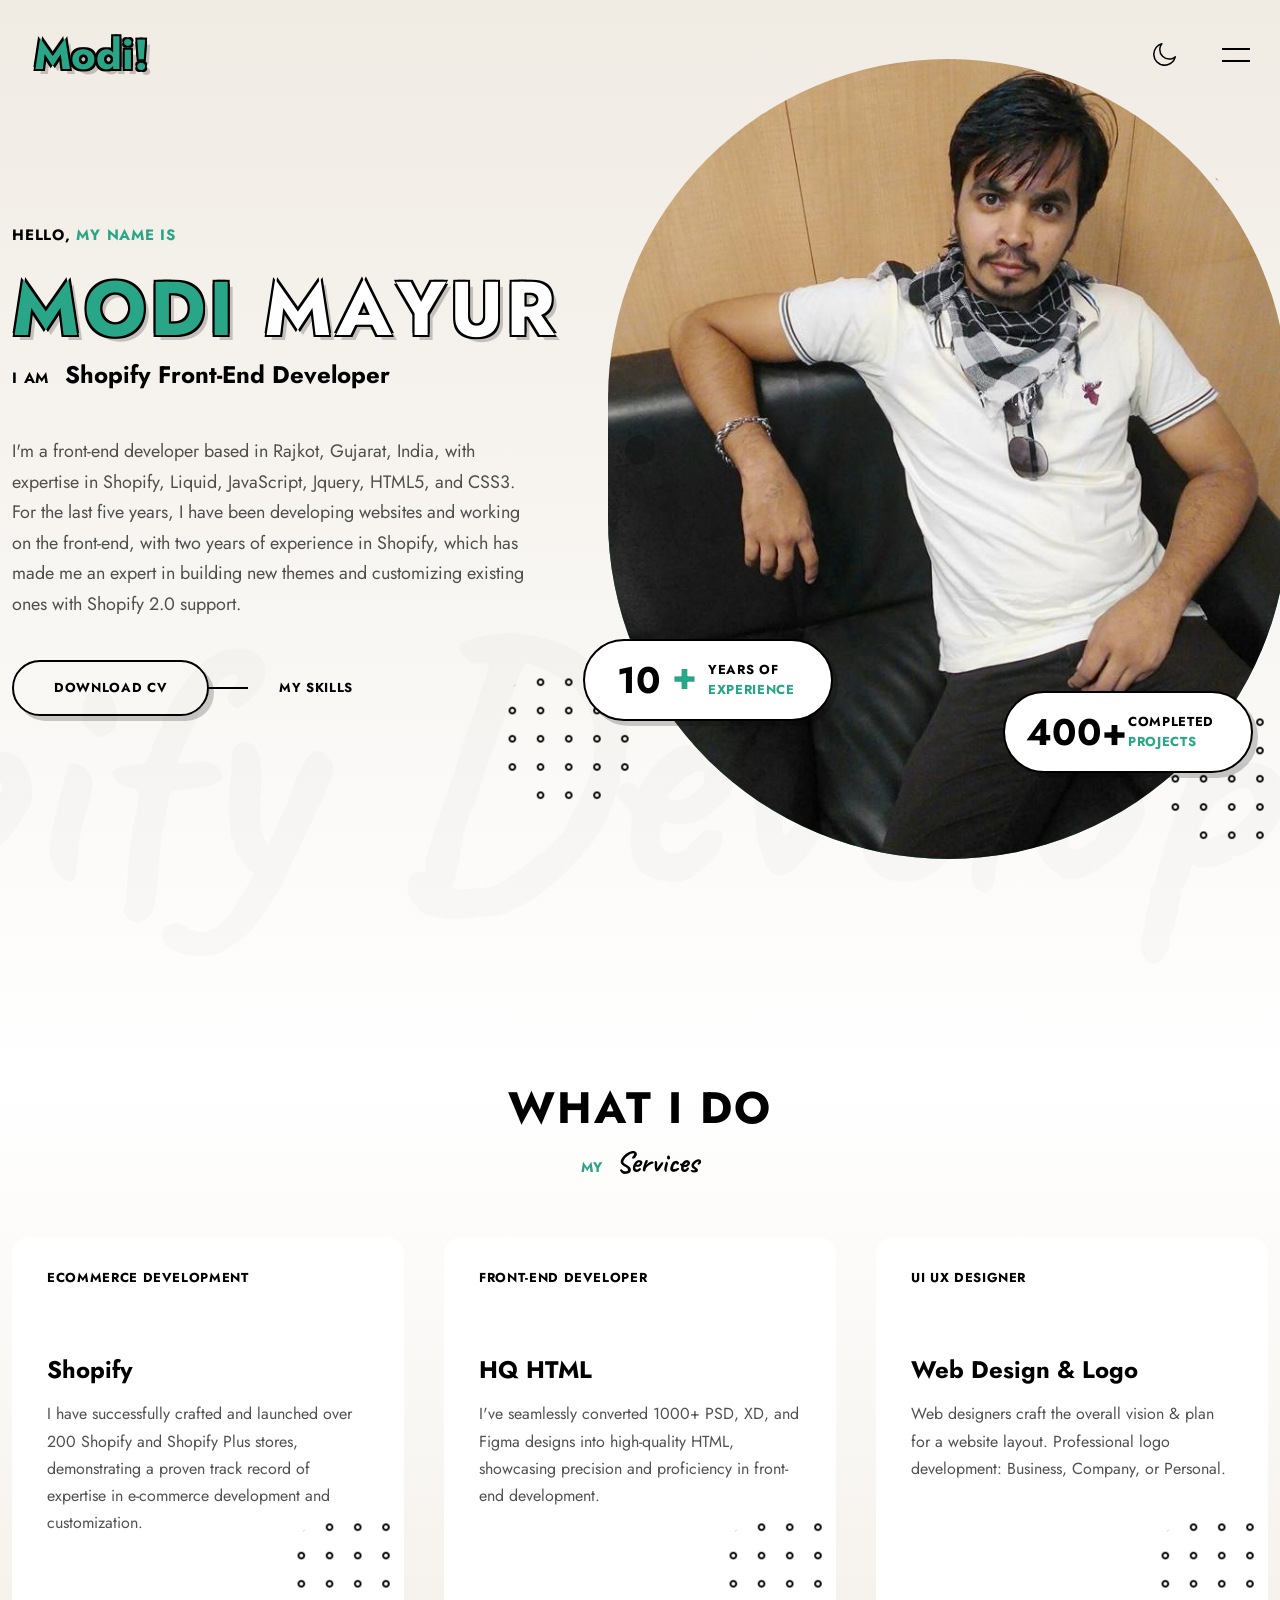
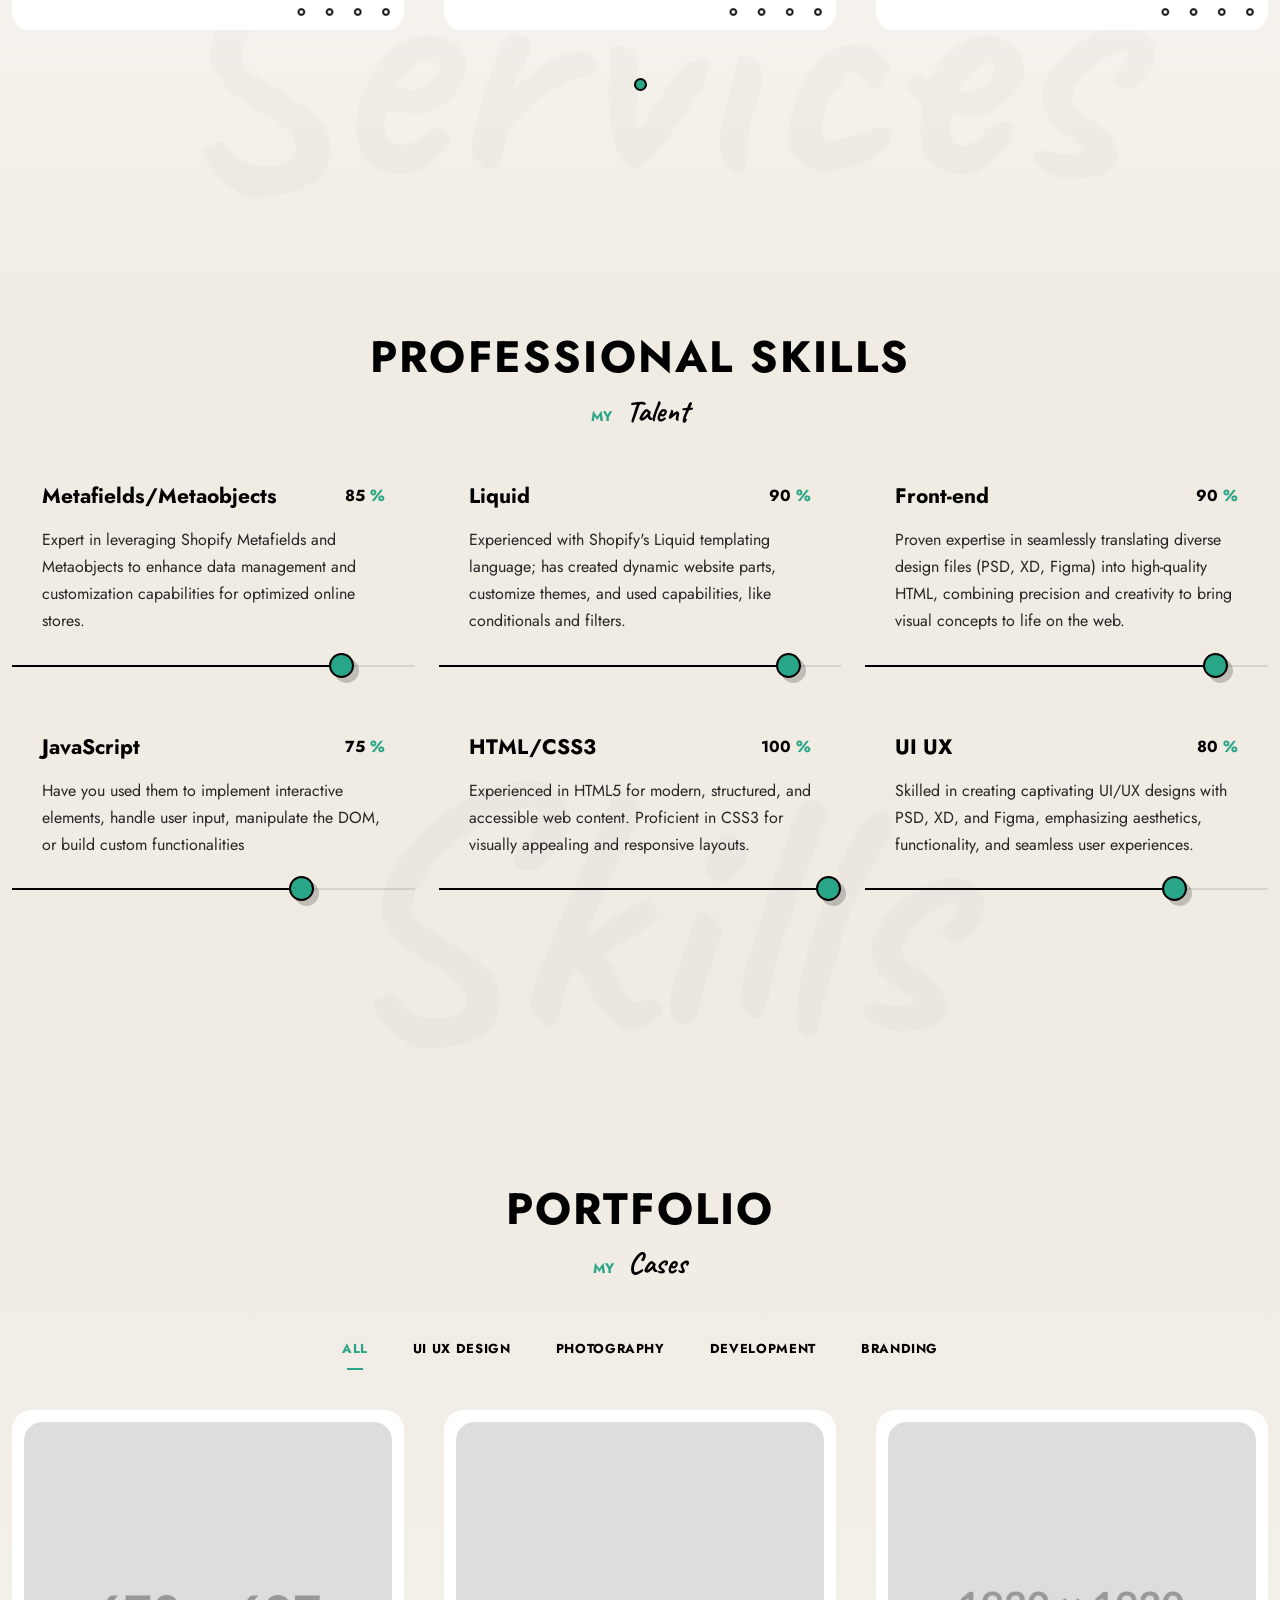
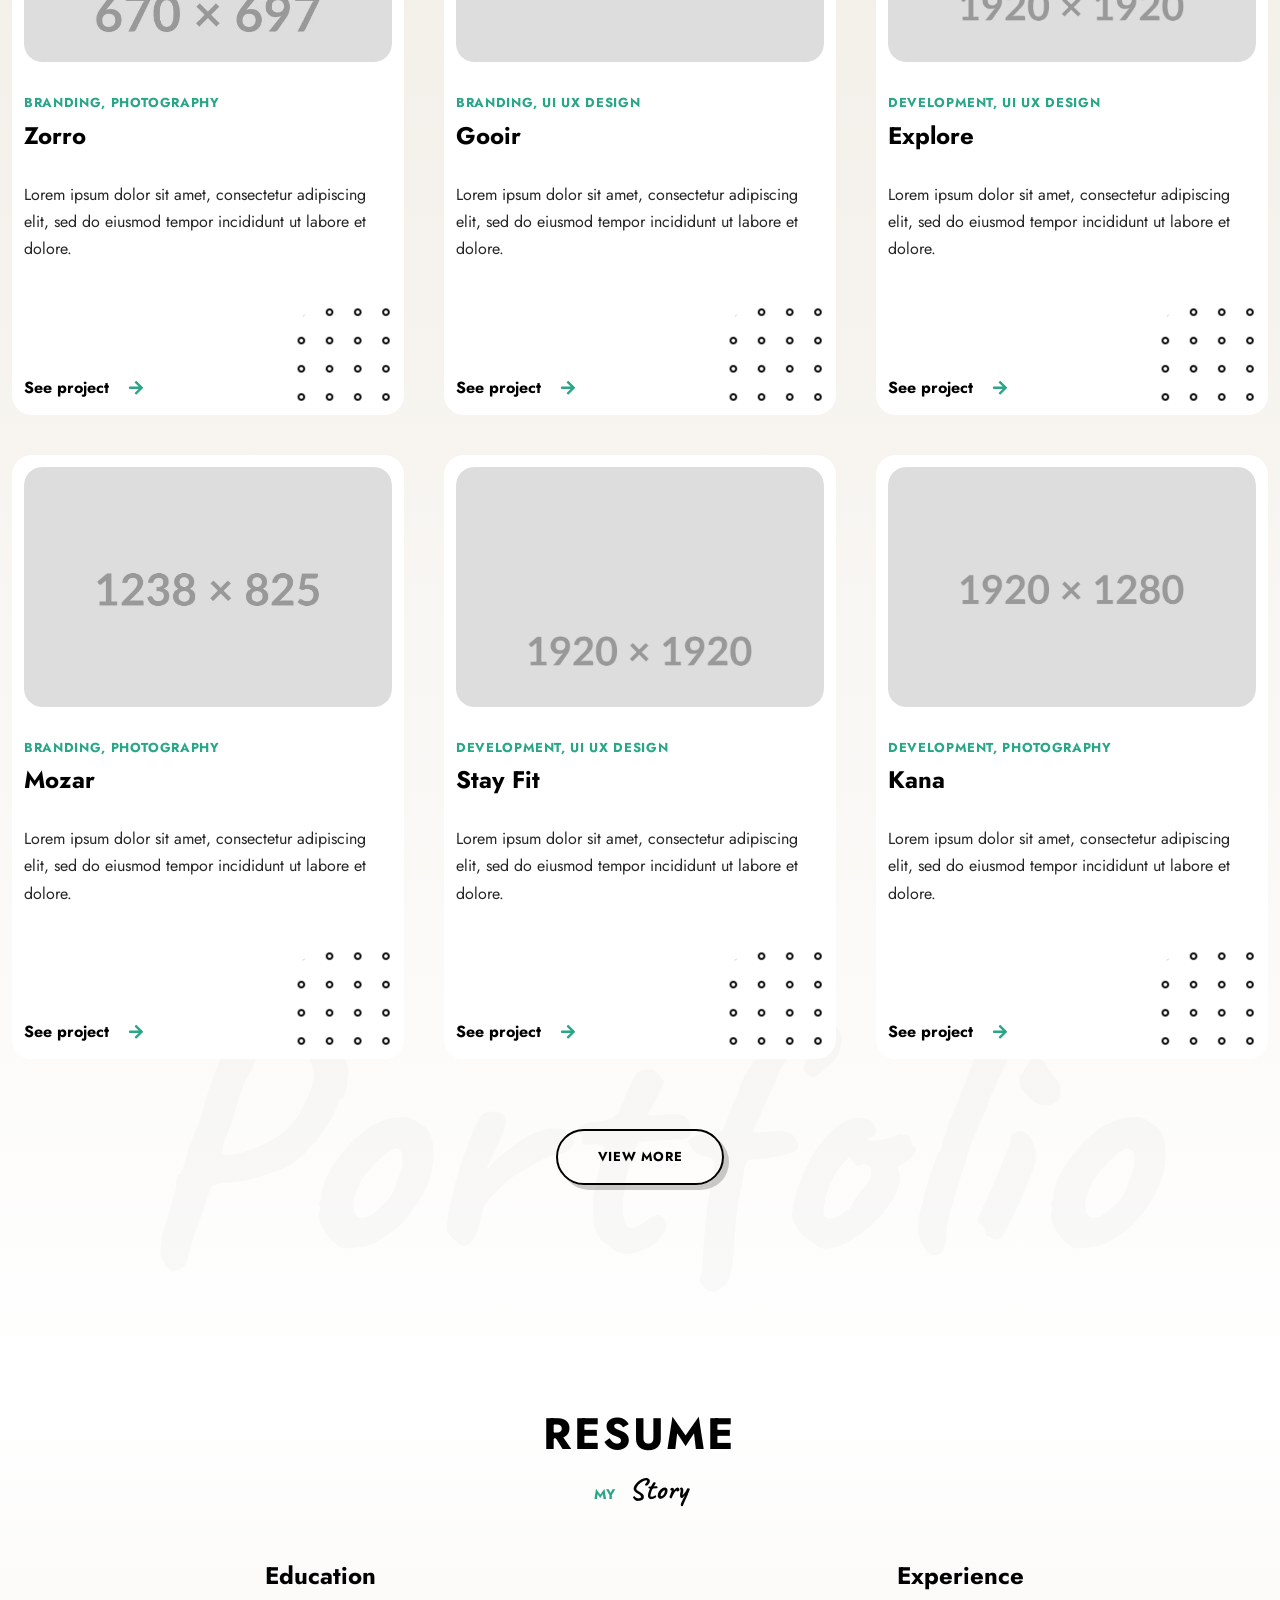
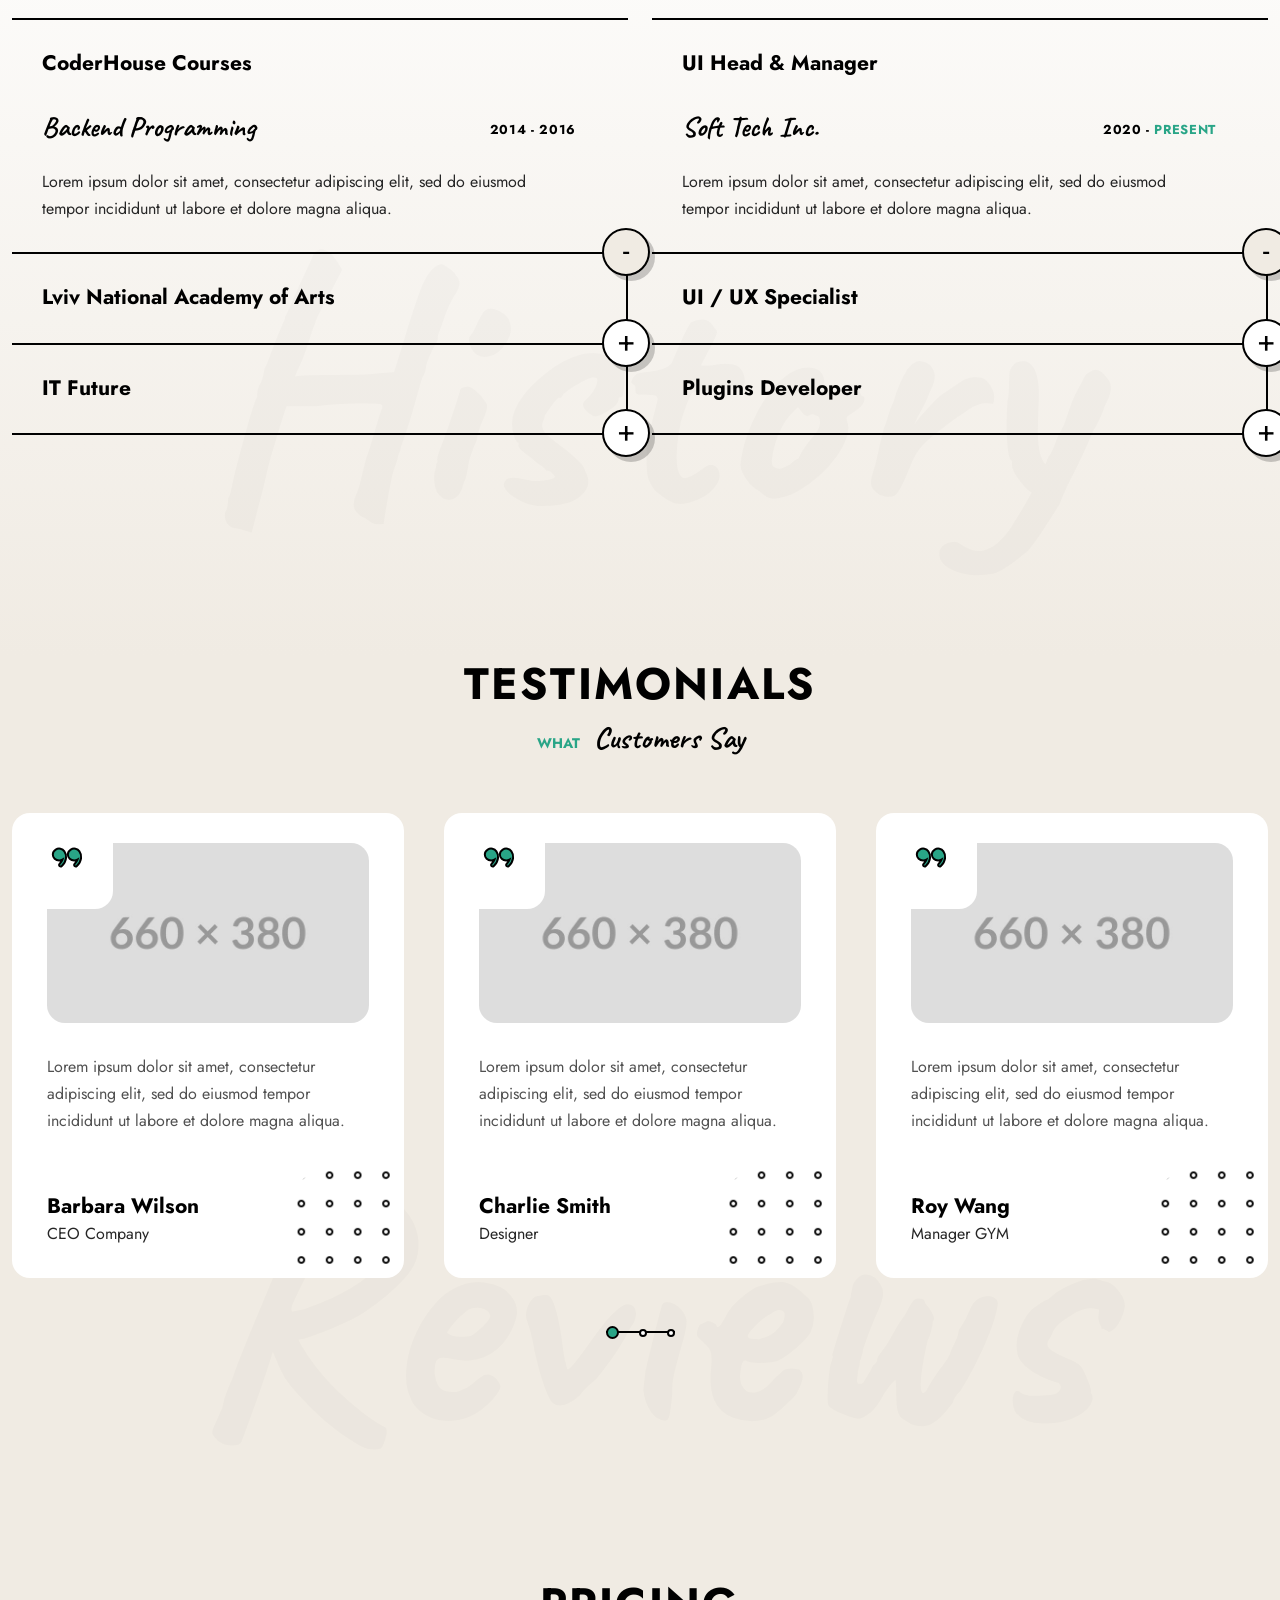
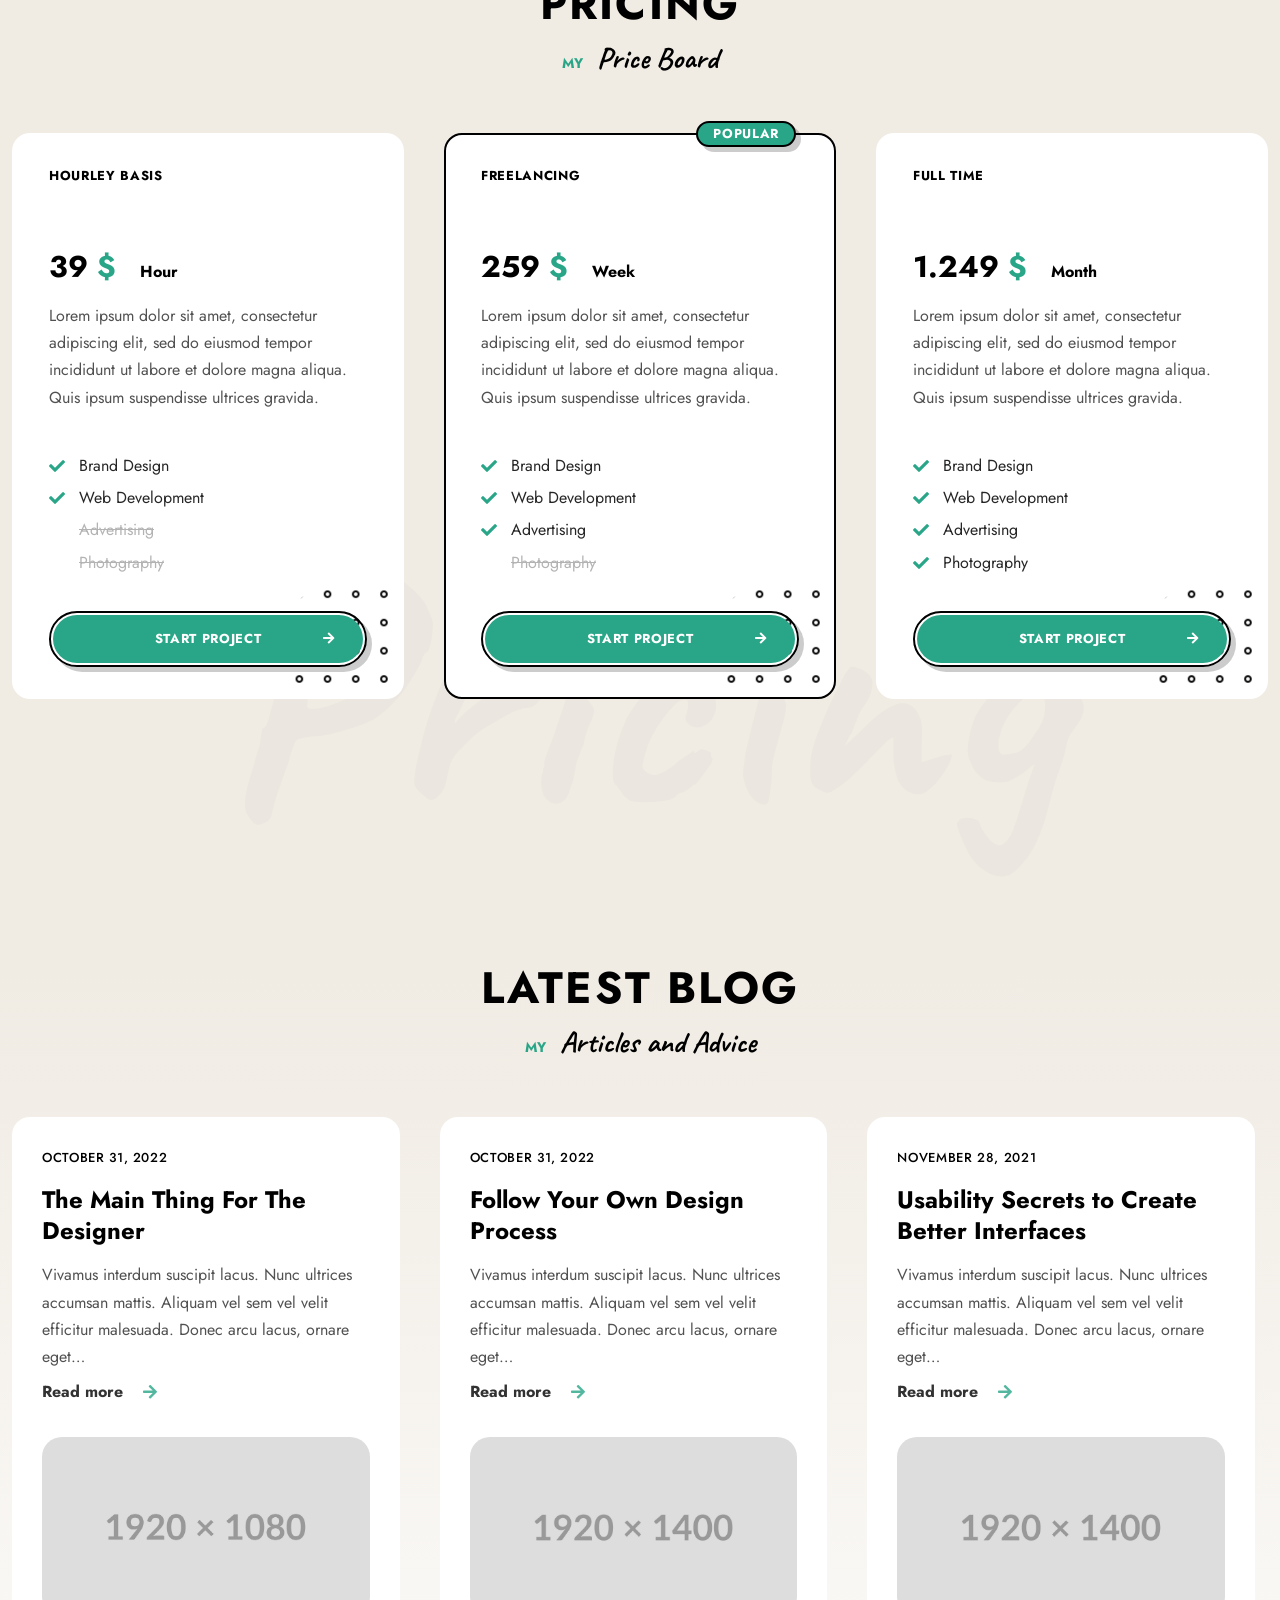
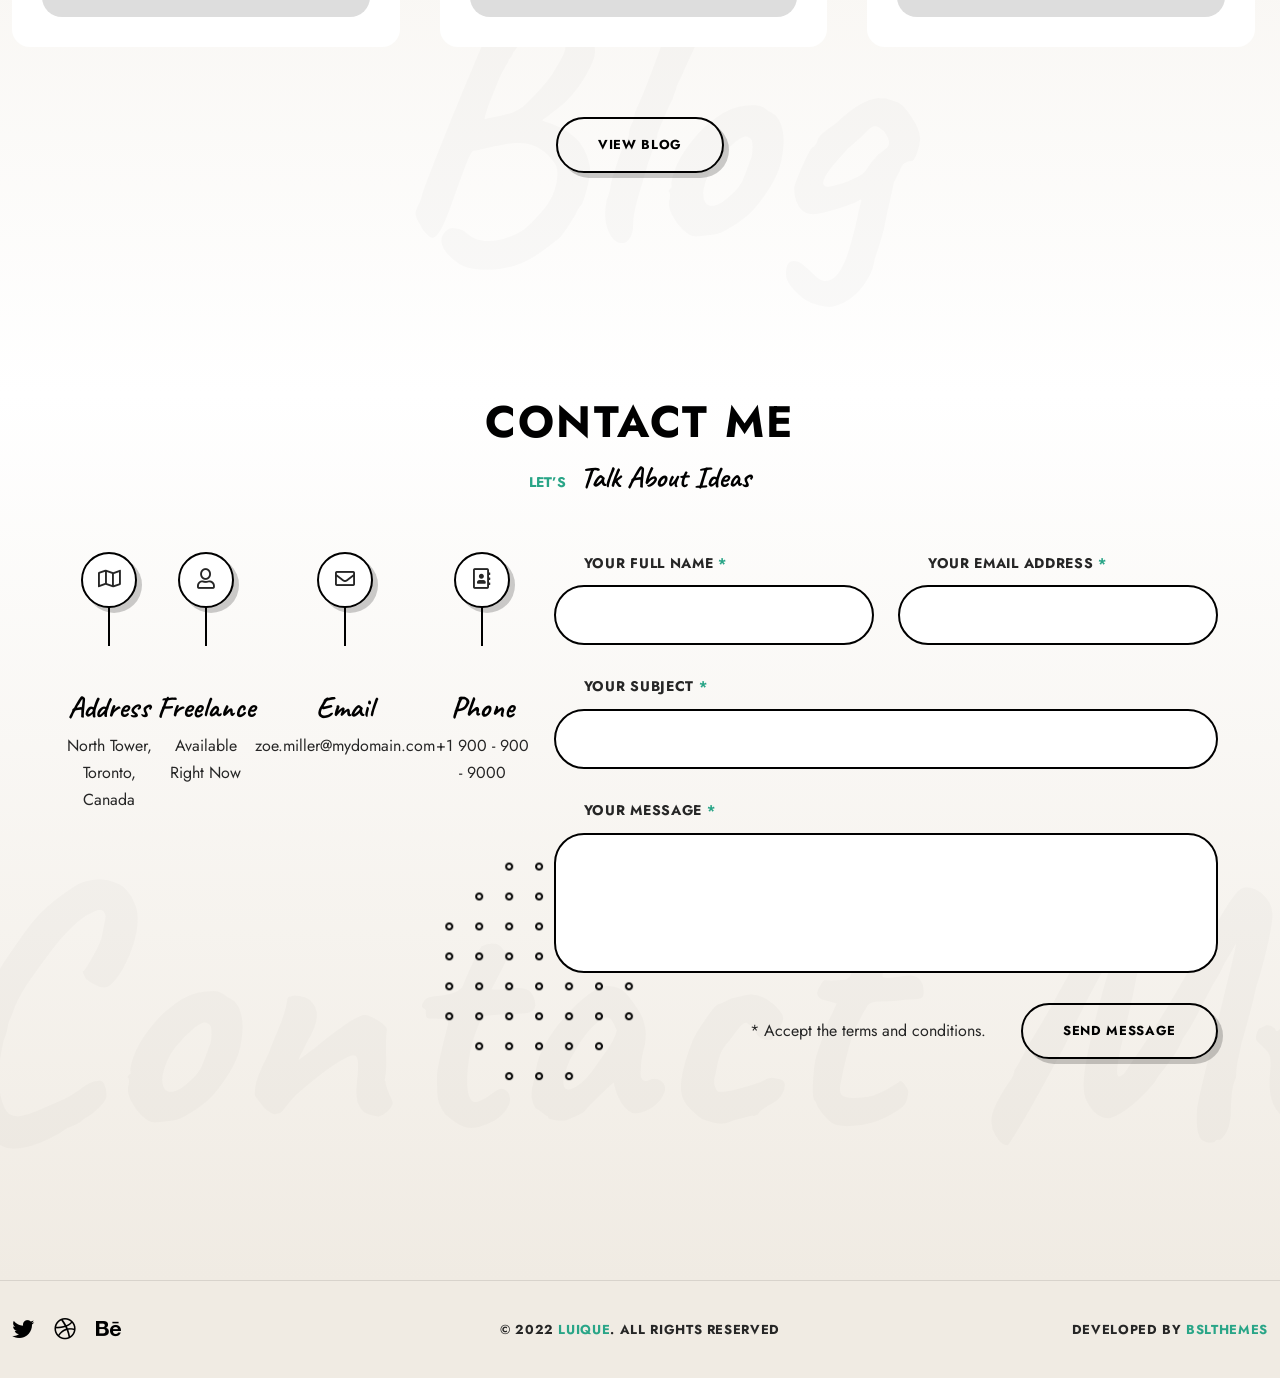
<file: index-bkp.html>
<!doctype html>
<html lang="en-US">

<head>

  <title>Modi! - Personal Portfolio</title>
  <meta http-equiv="Content-Type" content="text/html; charset=utf-8">
  <meta http-equiv="X-UA-Compatible" content="IE=edge">
  <meta name="viewport" content="width=device-width, initial-scale=1">
  <meta name="HandheldFriendly" content="true">
  <meta name="author" content="bslthemes">

  <!-- Fonts -->
  <link rel="stylesheet"
    href="https://fonts.googleapis.com/css?family=Jost%3A0%2C100%3B0%2C200%3B0%2C300%3B0%2C400%3B0%2C500%3B0%2C600%3B0%2C700%3B0%2C800%3B0%2C900%3B1%2C100%3B1%2C200%3B1%2C300%3B1%2C400%3B1%2C500%3B1%2C600%3B1%2C700%3B1%2C800%3B1%2C900%7CCaveat%3A400%3B500%3B600%3B700&#038;display=swap"
    type="text/css" media="all">
  <link rel="stylesheet"
    href="https://fonts.googleapis.com/css?family=Roboto%3A100%2C100italic%2C200%2C200italic%2C300%2C300italic%2C400%2C400italic%2C500%2C500italic%2C600%2C600italic%2C700%2C700italic%2C800%2C800italic%2C900%2C900italic%7CRoboto+Slab%3A100%2C100italic%2C200%2C200italic%2C300%2C300italic%2C400%2C400italic%2C500%2C500italic%2C600%2C600italic%2C700%2C700italic%2C800%2C800italic%2C900%2C900italic&#038;display=auto"
    type="text/css" media="all">

  <!-- CSS STYLES -->
  <link rel="stylesheet" href="assets/css/vendors/bootstrap.css" type="text/css" media="all">
  <link rel="stylesheet" href="assets/fonts/font-awesome/css/font-awesome.css" type="text/css" media="all">
  <link rel="stylesheet" href="assets/css/vendors/magnific-popup.css" type="text/css" media="all">
  <link rel="stylesheet" href="assets/css/vendors/splitting.css" type="text/css" media="all">
  <link rel="stylesheet" href="assets/css/vendors/swiper.css" type="text/css" media="all">
  <link rel="stylesheet" href="assets/css/vendors/animate.css" type="text/css" media="all">
  <link rel="stylesheet" href="assets/css/style.css" type="text/css" media="all">
  <link rel="stylesheet" href="assets/css/dark.css" type="text/css" media="all">

  <!-- Favicon -->
  <link rel="shortcut icon" href="favicon.ico" type="image/x-icon">
  <link rel="icon" href="favicon.ico" type="image/x-icon">

</head>

<body class="home light-skin">
  <div class="container-page">

    <!-- Preloader -->
    <div class="preloader">
      <div class="centrize full-width">
        <div class="vertical-center">
          <div class="spinner-logo">
            <img src="assets/images/logo2.png" alt="Luique - Personal Portfolio HTML Template">
            <div class="spinner-dot"></div>
            <div class="spinner spinner-line"></div>
         </div>
       </div>
     </div>
   </div>

    <!-- Header -->
    <header class="header">
      <div class="header__builder">
        <div class="row">
          <div class="col-xs-4 col-sm-4 col-md-4 col-lg-4">

            <!-- logo -->
            <div class="logo">
              <a href="index.html">Modi!</a>
           </div>

         </div>
          <div class="col-xs-8 col-sm-8 col-md-8 col-lg-8 align-right">

            <!-- switcher btn -->
            <a href="#" class="switcher-btn">
              <span class="sw-before">
                <svg xmlns="http://www.w3.org/2000/svg" width="23" height="23" viewBox="0 0 23 23">
                  <path id="Dark_Theme" data-name="Dark Theme" fill="#000"
                    d="M1759.46,111.076a0.819,0.819,0,0,0-.68.147,8.553,8.553,0,0,1-2.62,1.537,8.167,8.167,0,0,1-2.96.531,8.655,8.655,0,0,1-8.65-8.682,9.247,9.247,0,0,1,.47-2.864,8.038,8.038,0,0,1,1.42-2.54,0.764,0.764,0,0,0-.12-1.063,0.813,0.813,0,0,0-.68-0.148,11.856,11.856,0,0,0-6.23,4.193,11.724,11.724,0,0,0,1,15.387,11.63,11.63,0,0,0,19.55-5.553A0.707,0.707,0,0,0,1759.46,111.076Zm-4.5,6.172a10.137,10.137,0,0,1-14.29-14.145,10.245,10.245,0,0,1,3.38-2.836c-0.14.327-.29,0.651-0.41,1.006a9.908,9.908,0,0,0-.56,3.365,10.162,10.162,0,0,0,10.15,10.189,9.776,9.776,0,0,0,3.49-.62,11.659,11.659,0,0,0,1.12-.473A10.858,10.858,0,0,1,1754.96,117.248Z"
                    transform="translate(-1737 -98)" />
               </svg>
             </span>
              <span class="sw-after">
                <svg xmlns="http://www.w3.org/2000/svg" width="22.22" height="22.313" viewBox="0 0 22.22 22.313">
                  <path id="Light_Theme" data-name="Light Theme" fill="#fff"
                    d="M1752.49,105.511a5.589,5.589,0,0,0-3.94-1.655,5.466,5.466,0,0,0-3.94,1.655,5.61,5.61,0,0,0,3.94,9.566,5.473,5.473,0,0,0,3.94-1.653,5.643,5.643,0,0,0,1.65-3.957A5.516,5.516,0,0,0,1752.49,105.511Zm-1.06,6.85a4.1,4.1,0,0,1-5.76,0,4.164,4.164,0,0,1,0-5.788A4.083,4.083,0,0,1,1751.43,112.361Zm7.47-3.662h-2.27a0.768,0.768,0,0,0,0,1.536h2.27A0.768,0.768,0,0,0,1758.9,108.7Zm-10.35,8.12a0.777,0.777,0,0,0-.76.769v2.274a0.777,0.777,0,0,0,.76.767,0.786,0.786,0,0,0,.77-0.767v-2.274A0.786,0.786,0,0,0,1748.55,116.819Zm7.85-.531-1.62-1.624a0.745,0.745,0,0,0-1.06,0,0.758,0.758,0,0,0,0,1.063l1.62,1.625a0.747,0.747,0,0,0,1.06,0A0.759,0.759,0,0,0,1756.4,116.288ZM1748.55,98.3a0.777,0.777,0,0,0-.76.768v2.273a0.778,0.778,0,0,0,.76.768,0.787,0.787,0,0,0,.77-0.768V99.073A0.786,0.786,0,0,0,1748.55,98.3Zm7.88,3.278a0.744,0.744,0,0,0-1.06,0l-1.62,1.624a0.758,0.758,0,0,0,0,1.063,0.745,0.745,0,0,0,1.06,0l1.62-1.624A0.758,0.758,0,0,0,1756.43,101.583Zm-15.96,7.116h-2.26a0.78,0.78,0,0,0-.77.768,0.76,0.76,0,0,0,.77.768h2.26A0.768,0.768,0,0,0,1740.47,108.7Zm2.88,5.965a0.745,0.745,0,0,0-1.06,0l-1.62,1.624a0.759,0.759,0,0,0,0,1.064,0.747,0.747,0,0,0,1.06,0l1.62-1.625A0.758,0.758,0,0,0,1743.35,114.664Zm0-11.457-1.62-1.624a0.744,0.744,0,0,0-1.06,0,0.758,0.758,0,0,0,0,1.063l1.62,1.624a0.745,0.745,0,0,0,1.06,0A0.758,0.758,0,0,0,1743.35,103.207Z"
                    transform="translate(-1737.44 -98.313)" />
               </svg>
             </span>
           </a>

            <!-- menu btn -->
            <a href="#" class="menu-btn">
              <span></span>
              <span></span>
           </a>

            <!-- Menu Full Overlay -->
            <div class="menu-full-overlay">
              <div class="menu-full-container">
                <div class="container">
                  <div class="row">
                    <div class="col-xs-12 col-sm-12 col-md-12 col-lg-12">

                      <!-- menu full -->
                      <div class="menu-full">
                        <ul class="menu-full">
                          <li class="menu-item">
                            <a class="splitting-text-anim-2" data-splitting="chars" href="index.html">Home</a>
                         </li>
                          <li class="menu-item">
                            <a class="splitting-text-anim-2" data-splitting="chars"
                              href="#services-section">Services</a>
                         </li>
                          <li class="menu-item">
                            <a class="splitting-text-anim-2" data-splitting="chars" href="#skills-section">Skills</a>
                         </li>
                          <li class="menu-item">
                            <a class="splitting-text-anim-2" data-splitting="chars" href="#works-section">Works</a>
                         </li>
                          <li class="menu-item">
                            <a class="splitting-text-anim-2" data-splitting="chars" href="#resume-section">Resume</a>
                         </li>
                          <li class="menu-item">
                            <a class="splitting-text-anim-2" data-splitting="chars"
                              href="#testimonials-section">Testimonials</a>
                         </li>
                          <li class="menu-item">
                            <a class="splitting-text-anim-2" data-splitting="chars" href="#pricing-section">Pricing</a>
                         </li>
                          <li class="menu-item">
                            <a class="splitting-text-anim-2" data-splitting="chars" href="#blog-section">Blog</a>
                         </li>
                          <li class="menu-item">
                            <a class="splitting-text-anim-2" data-splitting="chars" href="#contact-section">Contact</a>
                         </li>
                          <li class="menu-item menu-item-has-children has-children">
                            <a class="splitting-text-anim-2" data-splitting="chars">Pages</a>
                            <ul class="sub-menu">
                              <li class="menu-item">
                                <a class="splitting-text-anim-1" data-splitting="chars" href="works-list.html">Works
                                  (List)</a>
                             </li>
                              <li class="menu-item">
                                <a class="splitting-text-anim-1" data-splitting="chars" href="works.html">Works
                                  (Grid)</a>
                             </li>
                              <li class="menu-item">
                                <a class="splitting-text-anim-1" data-splitting="chars" href="work-single.html">Work
                                  Single Page</a>
                             </li>
                              <li class="menu-item">
                                <a class=" splitting-text-anim-1" data-splitting="chars" href="blog.html">Blog</a>
                             </li>
                              <li class="menu-item">
                                <a class="splitting-text-anim-1" data-splitting="chars" href="blog-single.html">Single
                                  Post</a>
                             </li>
                           </ul>
                         </li>
                       </ul>
                     </div>

                      <!-- social -->
                      <div class="menu-social-links">
                        <a href="http://dribbble.com" target="blank" class="scrolla-element-anim-1" title="dribbble">
                          <i class="fab fa-dribbble"></i>
                       </a>
                        <a href="http://twitter.com" target="blank" class="scrolla-element-anim-1" title="twitter">
                          <i class="fab fa-twitter"></i>
                       </a>
                        <a href="http://behance.com" target="blank" class="scrolla-element-anim-1" title="behance">
                          <i class="fab fa-behance"></i>
                       </a>
                     </div>

                      <div class="v-line-block"><span></span></div>

                   </div>
                 </div>
               </div>
             </div>
              <div class="menu-overlay"></div>
           </div>

         </div>
       </div>
     </div>
   </header>

    <!-- Wrapper -->
    <div class="wrapper">

      <!-- Section - Hero Started -->
      <section class="lui-section lui-section-hero lui-gradient-top" id="started-section">
        <div class="container">

          <!-- Hero Started -->
          <div class="lui-started v-line v-line-left">
            <div class="section hero-started">
              <div class="content scrolla-element-anim-1 scroll-animate" data-animate="active">
                <div class="titles">
                  <div class="lui-subtitle">
                    <span>Hello, <b>my name is</b>
                   </span>
                 </div>
                  <h1 class="title splitting-text-anim-1 scroll-animate" data-splitting="chars" data-animate="active">
                    <span>
                      <b>Modi</b> Mayur</span>
                 </h1>
                  <div class="label lui-subtitle"> I am <strong>Shopify Front-End Developer</strong>
                 </div>
               </div>
                <div class="description">
                  <div>
                    <p>I'm a front-end developer based in Rajkot, Gujarat, India, with expertise in Shopify, Liquid,
                      JavaScript, Jquery, HTML5, and CSS3. For the last five years, I have been developing websites and
                      working on the front-end, with two years of experience in Shopify, which has made me an expert in
                      building new themes and customizing existing ones with Shopify 2.0 support.</p>
                 </div>
                  <!-- 
                    <div class="social-links">
                      <a target="_blank" rel="nofollow" href="https://www.linkedin.com/in/modimayur/">
                        <i aria-hidden="true" class="fab fa-linkedin-in"></i>
                     </a>
                   </div>
                   -->
               </div>
                <div class="bts">
                  <a target="_blank" href="assets/images/modi-mayur-resume.pdf" download class="btn">
                    <span>Download CV</span>
                 </a>
                  <a href="#skills-section" class="btn-lnk"> My Skills</a>
               </div>
             </div>
              <div class="slide scrolla-element-anim-1 scroll-animate" data-animate="active">
                <img decoding="async" src="assets/images/momdiimg_1.jpg" alt="&lt;b&gt;Zoé&lt;/b&gt; Miller">
                <span class="circle circle-1"></span>
                <span class="circle img-1" style="background-image: url(assets/images/pat-1.png);"></span>
                <span class="circle img-2" style="background-image: url(assets/images/pat-2.png);"></span>
                <span class="circle img-3" style="background-image: url(assets/images/pat-2.png);"></span>
                <div class="info-list">
                  <ul>
                    <li>
                      <span class="num">10 <strong>+</strong>
                     </span>
                      <span class="value">Years of <strong>Experience</strong>
                     </span>
                   </li>
                    <li>
                      <span class="num">400+</span>
                      <span class="value">Completed <strong>Projects</strong>
                     </span>
                   </li>
                 </ul>
               </div>
             </div>
           </div>
            <div class="lui-bgtitle">
              <span>Shopify Development</span>
           </div>
         </div>

       </div>
     </section>

      <!-- Section - Services -->
      <section class="lui-section lui-gradient-bottom" id="services-section">

        <!-- Heading -->
        <div class="lui-heading">
          <div class="container">

            <div class="m-titles align-center">
              <h2 class="m-title splitting-text-anim-1 scroll-animate" data-splitting="words" data-animate="active">
                <span>What I Do</span>
             </h2>
              <div class="m-subtitle splitting-text-anim-1 scroll-animate" data-splitting="words" data-animate="active">
                <span>my <b>Services</b></span>
             </div>
           </div>

         </div>
       </div>

        <!-- Services -->
        <div class="v-line v-line-right">
          <div class="container">

            <div class="swiper-container js-services scrolla-element-anim-1 scroll-animate" data-animate="active">
              <div class="swiper-wrapper">
                <div class="swiper-slide">
                  <div class="services-item">
                    <div class="lui-subtitle">
                      <span>Ecommerce Development</span>
                   </div>
                    <div class="icon"></div>
                    <h5 class="lui-title">
                      <span>Shopify</span>
                   </h5>
                    <div class="lui-text">
                      <div>
                        <p>I have successfully crafted and launched over 200 Shopify and Shopify Plus stores,
                          demonstrating a proven track record of expertise in e-commerce development and customization.
                       </p>
                     </div>
                   </div>
                    <!-- <a href="#pricing-section" class="lnk"> See Pricing</a> -->
                    <div class="image" style="background-image: url(assets/images/pat-2.png);"></div>
                 </div>
               </div>
                <div class="swiper-slide">
                  <div class="services-item">
                    <div class="lui-subtitle">
                      <span>Front-End Developer</span>
                   </div>
                    <div class="icon"></div>
                    <h5 class="lui-title">
                      <span>HQ HTML</span>
                   </h5>
                    <div class="lui-text">
                      <div>I've seamlessly converted 1000+ PSD, XD, and Figma designs into high-quality HTML, showcasing
                        precision and proficiency in front-end development.</div>
                   </div>
                    <!-- <a href="#pricing-section" class="lnk"> See Pricing</a> -->
                    <div class="image" style="background-image: url(assets/images/pat-2.png);"></div>
                 </div>
               </div>
                <div class="swiper-slide">
                  <div class="services-item">
                    <div class="lui-subtitle">
                      <span>UI UX DESIGNER</span>
                   </div>
                    <div class="icon"></div>
                    <h5 class="lui-title">
                      <span>Web Design &amp; Logo</span>
                   </h5>
                    <div class="lui-text">
                      <div> Web designers craft the overall vision &amp; plan for a website layout. Professional logo
                        development: Business, Company, or Personal.</div>
                   </div>
                    <!-- <a href="#pricing-section" class="lnk"> See Pricing</a> -->
                    <div class="image" style="background-image: url(assets/images/pat-2.png);"></div>
                 </div>
               </div>


             </div>
              <div class="swiper-pagination"></div>
           </div>

            <div class="lui-bgtitle">
              <span>Services</span>
           </div>

         </div>
       </div>

     </section>

      <!-- Section - Skills -->
      <section class="lui-section lui-gradient-center" id="skills-section">

        <!-- Heading -->
        <div class="lui-heading">
          <div class="container">

            <div class="m-titles align-center">
              <h2 class="m-title splitting-text-anim-1 scroll-animate" data-splitting="words" data-animate="active">
                <span>Professional Skills</span>
             </h2>
              <div class="m-subtitle splitting-text-anim-1 scroll-animate" data-splitting="words" data-animate="active">
                <span>my <b>Talent</b></span>
             </div>
           </div>

         </div>
       </div>

        <!-- Skills -->
        <div class="v-line v-line-left">
          <div class="container">

            <div class="row">
              <div class="col-xs-12 col-sm-6 col-md-4 col-lg-4">

                <div class="skills-items">
                  <div class="skills-item scrolla-element-anim-1 scroll-animate" data-animate="active">
                    <h6 class="name">
                      <span>Metafields/Metaobjects</span>
                   </h6>
                    <div class="text">
                      <div>
                        <p>Expert in leveraging Shopify Metafields and Metaobjects to enhance data management and
                          customization capabilities for optimized online stores.</p>
                     </div>
                   </div>
                    <div class="dots">
                      <div class="dot" style="width: 85%;">
                        <span></span>
                     </div>
                   </div>
                    <div class="value">
                      <span class="num">85 <span>%</span>
                     </span>
                   </div>
                 </div>
                  <div class="skills-item scrolla-element-anim-1 scroll-animate" data-animate="active">
                    <h6 class="name">
                      <span>JavaScript</span>
                   </h6>
                    <div class="text">
                      <div>
                        <p>Have you used them to implement interactive elements, handle user input, manipulate the DOM,
                          or build custom functionalities</p>
                     </div>
                   </div>
                    <div class="dots">
                      <div class="dot" style="width: 75%;">
                        <span></span>
                     </div>
                   </div>
                    <div class="value">
                      <span class="num">75 <span>%</span>
                     </span>
                   </div>
                 </div>
               </div>

             </div>
              <div class="col-xs-12 col-sm-6 col-md-4 col-lg-4">

                <div class="skills-items">
                  <div class="skills-item scrolla-element-anim-1 scroll-animate" data-animate="active">
                    <h6 class="name">
                      <span>Liquid</span>
                   </h6>
                    <div class="text">
                      <div>
                        <p>Experienced with Shopify's Liquid templating language; has created dynamic website parts,
                          customize themes, and used capabilities, like conditionals and filters.</p>

                     </div>
                   </div>
                    <div class="dots">
                      <div class="dot" style="width: 90%;">
                        <span></span>
                     </div>
                   </div>
                    <div class="value">
                      <span class="num">90 <span>%</span>
                     </span>
                   </div>
                 </div>
                  <div class="skills-item scrolla-element-anim-1 scroll-animate" data-animate="active">
                    <h6 class="name">
                      <span>HTML/CSS3</span>
                   </h6>
                    <div class="text">
                      <div>
                        <p>Experienced in HTML5 for modern, structured, and accessible web content. Proficient in CSS3
                          for visually appealing and responsive layouts.</p>
                     </div>
                   </div>
                    <div class="dots">
                      <div class="dot" style="width: 100%;">
                        <span></span>
                     </div>
                   </div>
                    <div class="value">
                      <span class="num">100 <span>%</span>
                     </span>
                   </div>
                 </div>
               </div>

             </div>
              <div class="col-xs-12 col-sm-6 col-md-4 col-lg-4">

                <div class="skills-items">
                  <div class="skills-item scrolla-element-anim-1 scroll-animate" data-animate="active">
                    <h6 class="name">
                      <span>Front-end</span>
                   </h6>
                    <div class="text">
                      <div>
                        <p>Proven expertise in seamlessly translating diverse design files (PSD, XD, Figma) into
                          high-quality HTML, combining precision and creativity to bring visual concepts to life on the
                          web.</p>
                     </div>
                   </div>
                    <div class="dots">
                      <div class="dot" style="width: 90%;">
                        <span></span>
                     </div>
                   </div>
                    <div class="value">
                      <span class="num">90 <span>%</span>
                     </span>
                   </div>
                 </div>
                  <div class="skills-item scrolla-element-anim-1 scroll-animate" data-animate="active">
                    <h6 class="name">
                      <span>UI UX</span>
                   </h6>
                    <div class="text">
                      <div>
                        <p>Skilled in creating captivating UI/UX designs with PSD, XD, and Figma, emphasizing
                          aesthetics, functionality, and seamless user experiences.</p>
                     </div>
                   </div>
                    <div class="dots">
                      <div class="dot" style="width: 80%;">
                        <span></span>
                     </div>
                   </div>
                    <div class="value">
                      <span class="num">80 <span>%</span>
                     </span>
                   </div>
                 </div>
               </div>

             </div>
           </div>

            <div class="lui-bgtitle">
              <span>Skills</span>
           </div>

         </div>
       </div>

     </section>

      <!-- Section - Works -->
      <section class="lui-section lui-gradient-top" id="works-section">

        <!-- Heading -->
        <div class="lui-heading">
          <div class="container">

            <div class="m-titles align-center">
              <h2 class="m-title splitting-text-anim-1 scroll-animate" data-splitting="words" data-animate="active">
                <span>Portfolio</span>
             </h2>
              <div class="m-subtitle splitting-text-anim-1 scroll-animate" data-splitting="words" data-animate="active">
                <span>my <b>Cases</b>
               </span>
             </div>
           </div>

         </div>
       </div>

        <!-- Works -->
        <div class="v-line v-line-right">
          <div class="container">

            <div class="works-box">
              <div class="filter-links scrolla-element-anim-1 scroll-animate" data-animate="active">
                <a href="#" class="lui-subtitle active" data-href=".works-col"> All</a>
                <a href="#" class="lui-subtitle" data-href=".sorting-ui-ux-design"> UI UX Design</a>
                <a href="#" class="lui-subtitle" data-href=".sorting-photo"> Photography</a>
                <a href="#" class="lui-subtitle" data-href=".sorting-development"> Development</a>
                <a href="#" class="lui-subtitle" data-href=".sorting-branding"> Branding</a>
             </div>
              <div class="works-items works-masonry-items row">
                <div class="works-col col-xs-12 col-sm-12 col-md-12 col-lg-12 sorting-branding sorting-photo ">
                  <div class="works-item scrolla-element-anim-1 scroll-animate" data-animate="active">
                    <div class="image">
                      <div class="img">
                        <a href="work-single.html">
                          <img decoding="async" src="assets/images/work4.jpeg" alt="Zorro">
                          <span class="overlay"></span>
                       </a>
                     </div>
                   </div>
                    <div class="desc">
                      <span class="category"> Branding, Photography</span>
                      <h5 class="name">
                        <a href="work-single.html">Zorro</a>
                     </h5>
                      <div class="text">
                        <p>Lorem ipsum dolor sit amet, consectetur adipiscing elit, sed do eiusmod tempor incididunt ut
                          labore et dolore.</p>
                     </div>
                      <a href="work-single.html" class="lnk">See project</a>
                   </div>
                    <div class="bg-img" style="background-image: url(assets/images/pat-2.png);"></div>
                 </div>
               </div>
                <div class="works-col col-xs-12 col-sm-12 col-md-12 col-lg-12 sorting-branding sorting-ui-ux-design ">
                  <div class="works-item scrolla-element-anim-1 scroll-animate" data-animate="active">
                    <div class="image">
                      <div class="img">
                        <a href="work-single.html">
                          <img decoding="async" src="assets/images/work2.jpeg" alt="Gooir">
                          <span class="overlay"></span>
                       </a>
                     </div>
                   </div>
                    <div class="desc">
                      <span class="category"> Branding, UI UX Design</span>
                      <h5 class="name">
                        <a href="work-single.html">Gooir</a>
                     </h5>
                      <div class="text">
                        <p>Lorem ipsum dolor sit amet, consectetur adipiscing elit, sed do eiusmod tempor incididunt ut
                          labore et dolore.</p>
                     </div>
                      <a href="work-single.html" class="lnk">See project</a>
                   </div>
                    <div class="bg-img" style="background-image: url(assets/images/pat-2.png);"></div>
                 </div>
               </div>
                <div
                  class="works-col col-xs-12 col-sm-12 col-md-12 col-lg-12 sorting-development sorting-ui-ux-design ">
                  <div class="works-item scrolla-element-anim-1 scroll-animate" data-animate="active">
                    <div class="image">
                      <div class="img">
                        <a href="work-single.html">
                          <img decoding="async" src="assets/images/work7.jpg" alt="Explore">
                          <span class="overlay"></span>
                       </a>
                     </div>
                   </div>
                    <div class="desc">
                      <span class="category"> Development, UI UX Design</span>
                      <h5 class="name">
                        <a href="work-single.html">Explore</a>
                     </h5>
                      <div class="text">
                        <p>Lorem ipsum dolor sit amet, consectetur adipiscing elit, sed do eiusmod tempor incididunt ut
                          labore et dolore.</p>
                     </div>
                      <a href="work-single.html" class="lnk">See project</a>
                   </div>
                    <div class="bg-img" style="background-image: url(assets/images/pat-2.png);"></div>
                 </div>
               </div>
                <div class="works-col col-xs-12 col-sm-12 col-md-12 col-lg-12 sorting-branding sorting-photo ">
                  <div class="works-item scrolla-element-anim-1 scroll-animate" data-animate="active">
                    <div class="image">
                      <div class="img">
                        <a href="work-single.html">
                          <img decoding="async" src="assets/images/work1.jpeg" alt="Mozar">
                          <span class="overlay"></span>
                       </a>
                     </div>
                   </div>
                    <div class="desc">
                      <span class="category"> Branding, Photography</span>
                      <h5 class="name">
                        <a href="work-single.html">Mozar</a>
                     </h5>
                      <div class="text">
                        <p>Lorem ipsum dolor sit amet, consectetur adipiscing elit, sed do eiusmod tempor incididunt ut
                          labore et dolore.</p>
                     </div>
                      <a href="work-single.html" class="lnk">See project</a>
                   </div>
                    <div class="bg-img" style="background-image: url(assets/images/pat-2.png);"></div>
                 </div>
               </div>
                <div
                  class="works-col col-xs-12 col-sm-12 col-md-12 col-lg-12 sorting-development sorting-ui-ux-design ">
                  <div class="works-item scrolla-element-anim-1 scroll-animate" data-animate="active">
                    <div class="image">
                      <div class="img">
                        <a href="work-single.html">
                          <img decoding="async" src="assets/images/single8.jpg" alt="Stay Fit">
                          <span class="overlay"></span>
                       </a>
                     </div>
                   </div>
                    <div class="desc">
                      <span class="category"> Development, UI UX Design</span>
                      <h5 class="name">
                        <a href="work-single.html">Stay Fit</a>
                     </h5>
                      <div class="text">
                        <p>Lorem ipsum dolor sit amet, consectetur adipiscing elit, sed do eiusmod tempor incididunt ut
                          labore et dolore.</p>
                     </div>
                      <a href="work-single.html" class="lnk">See project</a>
                   </div>
                    <div class="bg-img" style="background-image: url(assets/images/pat-2.png);"></div>
                 </div>
               </div>
                <div class="works-col col-xs-12 col-sm-12 col-md-12 col-lg-12 sorting-development sorting-photo ">
                  <div class="works-item scrolla-element-anim-1 scroll-animate" data-animate="active">
                    <div class="image">
                      <div class="img">
                        <a href="work-single.html">
                          <img decoding="async" src="assets/images/single6.jpg" alt="Kana">
                          <span class="overlay"></span>
                       </a>
                     </div>
                   </div>
                    <div class="desc">
                      <span class="category"> Development, Photography</span>
                      <h5 class="name">
                        <a href="work-single.html">Kana</a>
                     </h5>
                      <div class="text">
                        <p>Lorem ipsum dolor sit amet, consectetur adipiscing elit, sed do eiusmod tempor incididunt ut
                          labore et dolore.</p>
                     </div>
                      <a href="work-single.html" class="lnk">See project</a>
                   </div>
                    <div class="bg-img" style="background-image: url(assets/images/pat-2.png);"></div>
                 </div>
               </div>
             </div>
              <div class="load-more-link">
                <a href="works.html" class="btn scrolla-element-anim-1 scroll-animate" data-animate="active">
                  <span>View More</span>
               </a>
             </div>
           </div>

            <div class="lui-bgtitle">
              <span>Portfolio</span>
           </div>

         </div>
       </div>

     </section>

      <!-- Section - Resume -->
      <section class="lui-section lui-gradient-bottom" id="resume-section">

        <!-- Heading -->
        <div class="lui-heading">
          <div class="container">

            <div class="m-titles align-center">
              <h2 class="m-title splitting-text-anim-1 scroll-animate" data-splitting="words" data-animate="active">
                <span>Resume</span>
             </h2>
              <div class="m-subtitle splitting-text-anim-1 scroll-animate" data-splitting="words" data-animate="active">
                <span>my <b>Story</b>
               </span>
             </div>
           </div>

         </div>
       </div>

        <!-- History -->
        <div class="v-line v-line-left">
          <div class="container">

            <div class="row">
              <div class="col-xs-12 col-sm-6 col-md-6 col-lg-6">

                <h5 class="history-title scrolla-element-anim-1 scroll-animate" data-animate="active">
                  <span>Education</span>
               </h5>
                <div class="history-items">
                  <div class="history-item lui-collapse-item opened scrolla-element-anim-1 scroll-animate"
                    data-animate="active">
                    <h6 class="name lui-collapse-btn active">
                      <span>CoderHouse Courses</span>
                   </h6>
                    <div class="history-content">
                      <div class="subname">
                        <span>Backend Programming</span>
                     </div>
                      <div class="date lui-subtitle">
                        <span>2014 - 2016</span>
                     </div>
                      <div class="text">
                        <div>
                          <p>Lorem ipsum dolor sit amet, consectetur adipiscing elit, sed do eiusmod tempor incididunt
                            ut labore et dolore magna aliqua.</p>
                       </div>
                     </div>
                   </div>
                 </div>
                  <div class="history-item lui-collapse-item scrolla-element-anim-1 scroll-animate"
                    data-animate="active">
                    <h6 class="name lui-collapse-btn">
                      <span>Lviv National Academy of Arts</span>
                   </h6>
                    <div class="history-content">
                      <div class="subname">
                        <span>Faculty of Design</span>
                     </div>
                      <div class="date lui-subtitle">
                        <span>2012 - 2014</span>
                     </div>
                      <div class="text">
                        <div>
                          <p>Lorem ipsum dolor sit amet, consectetur adipiscing elit, sed do eiusmod tempor incididunt
                            ut labore et dolore magna aliqua.</p>
                       </div>
                     </div>
                   </div>
                 </div>
                  <div class="history-item lui-collapse-item scrolla-element-anim-1 scroll-animate"
                    data-animate="active">
                    <h6 class="name lui-collapse-btn">
                      <span>IT Future</span>
                   </h6>
                    <div class="history-content">
                      <div class="subname">
                        <span>High School</span>
                     </div>
                      <div class="date lui-subtitle">
                        <span>2010 - 2012</span>
                     </div>
                      <div class="text">
                        <div>
                          <p>Lorem ipsum dolor sit amet, consectetur adipiscing elit, sed do eiusmod tempor incididunt
                            ut labore et dolore magna aliqua.</p>
                       </div>
                     </div>
                   </div>
                 </div>
               </div>

             </div>
              <div class="col-xs-12 col-sm-6 col-md-6 col-lg-6">

                <h5 class="history-title scrolla-element-anim-1 scroll-animate" data-animate="active">
                  <span>Experience</span>
               </h5>
                <div class="history-items">
                  <div class="history-item lui-collapse-item opened scrolla-element-anim-1 scroll-animate"
                    data-animate="active">
                    <h6 class="name lui-collapse-btn active">
                      <span>UI Head &amp; Manager</span>
                   </h6>
                    <div class="history-content">
                      <div class="subname">
                        <span>Soft Tech Inc.</span>
                     </div>
                      <div class="date lui-subtitle">
                        <span>2020 - <b>Present</b>
                       </span>
                     </div>
                      <div class="text">
                        <div>
                          <p>Lorem ipsum dolor sit amet, consectetur adipiscing elit, sed do eiusmod tempor incididunt
                            ut labore et dolore magna aliqua.</p>
                       </div>
                     </div>
                   </div>
                 </div>
                  <div class="history-item lui-collapse-item scrolla-element-anim-1 scroll-animate"
                    data-animate="active">
                    <h6 class="name lui-collapse-btn">
                      <span>UI / UX Specialist</span>
                   </h6>
                    <div class="history-content">
                      <div class="subname">
                        <span>Kana Design Studio</span>
                     </div>
                      <div class="date lui-subtitle">
                        <span>2018 - 2020</span>
                     </div>
                      <div class="text">
                        <div>
                          <p>Lorem ipsum dolor sit amet, consectetur adipiscing elit, sed do eiusmod tempor incididunt
                            ut labore et dolore magna aliqua.</p>
                       </div>
                     </div>
                   </div>
                 </div>
                  <div class="history-item lui-collapse-item scrolla-element-anim-1 scroll-animate"
                    data-animate="active">
                    <h6 class="name lui-collapse-btn">
                      <span>Plugins Developer</span>
                   </h6>
                    <div class="history-content">
                      <div class="subname">
                        <span>Fiverr.com</span>
                     </div>
                      <div class="date lui-subtitle">
                        <span>2016 - 2018</span>
                     </div>
                      <div class="text">
                        <div>
                          <p>Lorem ipsum dolor sit amet, consectetur adipiscing elit, sed do eiusmod tempor incididunt
                            ut labore et dolore magna aliqua.</p>
                       </div>
                     </div>
                   </div>
                 </div>
               </div>

             </div>
           </div>

            <div class="lui-bgtitle">
              <span>History</span>
           </div>

         </div>
       </div>

     </section>

      <!-- Section - Testimonials -->
      
      <section class="lui-section lui-gradient-center" id="testimonials-section">

        <!-- Heading -->
        <div class="lui-heading">
          <div class="container">

            <div class="m-titles align-center">
              <h2 class="m-title splitting-text-anim-1 scroll-animate" data-splitting="words" data-animate="active">
                <span>Testimonials</span>
             </h2>
              <div class="m-subtitle splitting-text-anim-1 scroll-animate" data-splitting="words" data-animate="active">
                <span>what <b>Customers Say</b>
               </span>
             </div>
           </div>

         </div>
       </div>

        <!-- Testimonials -->
        <div class="v-line v-line-right">
          <div class="container">

            <div class="swiper-container js-testimonials scrolla-element-anim-1 scroll-animate" data-animate="active">
              <div class="swiper-wrapper">
                <div class="swiper-slide">
                  <div class="testimonials-item">
                    <div class="image">
                      <img decoding="async" src="assets/images/testi4-2.jpg" alt="Barbara Wilson">
                      <div class="icon">
                        <svg xmlns="http://www.w3.org/2000/svg" xmlns:xlink="http://www.w3.org/1999/xlink" width="44px"
                          height="34px">
                          <path fill-rule="evenodd" stroke-width="2px" stroke="rgb(0, 0, 0)" fill="rgb(41, 165, 135)"
                            d="M17.360,8.325 C15.490,5.563 11.616,4.762 8.705,6.536 C6.901,7.635 5.815,9.533 5.826,11.567 C5.828,14.854 8.637,17.516 12.101,17.515 C13.290,17.513 14.456,17.192 15.460,16.587 C14.967,17.975 14.049,19.457 12.537,20.942 C11.934,21.533 11.951,22.476 12.574,23.048 C13.198,23.619 14.192,23.604 14.794,23.012 C20.384,17.515 19.658,11.539 17.360,8.333 L17.360,8.325 ZM32.407,8.325 C30.538,5.563 26.663,4.762 23.752,6.536 C21.949,7.635 20.863,9.533 20.873,11.567 C20.875,14.854 23.685,17.516 27.148,17.515 C28.338,17.513 29.503,17.192 30.508,16.587 C30.015,17.975 29.097,19.457 27.585,20.942 C26.982,21.533 26.999,22.476 27.622,23.048 C28.245,23.619 29.239,23.604 29.842,23.012 C35.432,17.515 34.706,11.539 32.407,8.333 L32.407,8.325 Z" />
                       </svg>
                     </div>
                   </div>
                    <div class="text lui-text">
                      <div>
                        <p>Lorem ipsum dolor sit amet, consectetur adipiscing elit, sed do eiusmod tempor incididunt ut
                          labore et dolore magna aliqua.</p>
                     </div>
                   </div>
                    <div class="info">
                      <h6 class="name">
                        <span>Barbara Wilson</span>
                     </h6>
                      <div class="author">
                        <span>CEO Company</span>
                     </div>
                   </div>
                    <div class="bg-img" style="background-image: url(assets/images/pat-2.png);"></div>
                 </div>
               </div>
                <div class="swiper-slide">
                  <div class="testimonials-item">
                    <div class="image">
                      <img decoding="async" src="assets/images/testi4-1.jpg" alt="Charlie Smith">
                      <div class="icon">
                        <svg xmlns="http://www.w3.org/2000/svg" xmlns:xlink="http://www.w3.org/1999/xlink" width="44px"
                          height="34px">
                          <path fill-rule="evenodd" stroke-width="2px" stroke="rgb(0, 0, 0)" fill="rgb(41, 165, 135)"
                            d="M17.360,8.325 C15.490,5.563 11.616,4.762 8.705,6.536 C6.901,7.635 5.815,9.533 5.826,11.567 C5.828,14.854 8.637,17.516 12.101,17.515 C13.290,17.513 14.456,17.192 15.460,16.587 C14.967,17.975 14.049,19.457 12.537,20.942 C11.934,21.533 11.951,22.476 12.574,23.048 C13.198,23.619 14.192,23.604 14.794,23.012 C20.384,17.515 19.658,11.539 17.360,8.333 L17.360,8.325 ZM32.407,8.325 C30.538,5.563 26.663,4.762 23.752,6.536 C21.949,7.635 20.863,9.533 20.873,11.567 C20.875,14.854 23.685,17.516 27.148,17.515 C28.338,17.513 29.503,17.192 30.508,16.587 C30.015,17.975 29.097,19.457 27.585,20.942 C26.982,21.533 26.999,22.476 27.622,23.048 C28.245,23.619 29.239,23.604 29.842,23.012 C35.432,17.515 34.706,11.539 32.407,8.333 L32.407,8.325 Z" />
                       </svg>
                     </div>
                   </div>
                    <div class="text lui-text">
                      <div>
                        <p>Lorem ipsum dolor sit amet, consectetur adipiscing elit, sed do eiusmod tempor incididunt ut
                          labore et dolore magna aliqua.</p>
                     </div>
                   </div>
                    <div class="info">
                      <h6 class="name">
                        <span>Charlie Smith</span>
                     </h6>
                      <div class="author">
                        <span>Designer</span>
                     </div>
                   </div>
                    <div class="bg-img" style="background-image: url(assets/images/pat-2.png);"></div>
                 </div>
               </div>
                <div class="swiper-slide">
                  <div class="testimonials-item">
                    <div class="image">
                      <img decoding="async" src="assets/images/testi4-4.jpg" alt="Roy Wang">
                      <div class="icon">
                        <svg xmlns="http://www.w3.org/2000/svg" xmlns:xlink="http://www.w3.org/1999/xlink" width="44px"
                          height="34px">
                          <path fill-rule="evenodd" stroke-width="2px" stroke="rgb(0, 0, 0)" fill="rgb(41, 165, 135)"
                            d="M17.360,8.325 C15.490,5.563 11.616,4.762 8.705,6.536 C6.901,7.635 5.815,9.533 5.826,11.567 C5.828,14.854 8.637,17.516 12.101,17.515 C13.290,17.513 14.456,17.192 15.460,16.587 C14.967,17.975 14.049,19.457 12.537,20.942 C11.934,21.533 11.951,22.476 12.574,23.048 C13.198,23.619 14.192,23.604 14.794,23.012 C20.384,17.515 19.658,11.539 17.360,8.333 L17.360,8.325 ZM32.407,8.325 C30.538,5.563 26.663,4.762 23.752,6.536 C21.949,7.635 20.863,9.533 20.873,11.567 C20.875,14.854 23.685,17.516 27.148,17.515 C28.338,17.513 29.503,17.192 30.508,16.587 C30.015,17.975 29.097,19.457 27.585,20.942 C26.982,21.533 26.999,22.476 27.622,23.048 C28.245,23.619 29.239,23.604 29.842,23.012 C35.432,17.515 34.706,11.539 32.407,8.333 L32.407,8.325 Z" />
                       </svg>
                     </div>
                   </div>
                    <div class="text lui-text">
                      <div>
                        <p>Lorem ipsum dolor sit amet, consectetur adipiscing elit, sed do eiusmod tempor incididunt ut
                          labore et dolore magna aliqua.</p>
                     </div>
                   </div>
                    <div class="info">
                      <h6 class="name">
                        <span>Roy Wang</span>
                     </h6>
                      <div class="author">
                        <span>Manager GYM</span>
                     </div>
                   </div>
                    <div class="bg-img" style="background-image: url(assets/images/pat-2.png);"></div>
                 </div>
               </div>
                <div class="swiper-slide">
                  <div class="testimonials-item">
                    <div class="image">
                      <img decoding="async" src="assets/images/testi4-3.jpg" alt="Jennifer Smith">
                      <div class="icon">
                        <svg xmlns="http://www.w3.org/2000/svg" xmlns:xlink="http://www.w3.org/1999/xlink" width="44px"
                          height="34px">
                          <path fill-rule="evenodd" stroke-width="2px" stroke="rgb(0, 0, 0)" fill="rgb(41, 165, 135)"
                            d="M17.360,8.325 C15.490,5.563 11.616,4.762 8.705,6.536 C6.901,7.635 5.815,9.533 5.826,11.567 C5.828,14.854 8.637,17.516 12.101,17.515 C13.290,17.513 14.456,17.192 15.460,16.587 C14.967,17.975 14.049,19.457 12.537,20.942 C11.934,21.533 11.951,22.476 12.574,23.048 C13.198,23.619 14.192,23.604 14.794,23.012 C20.384,17.515 19.658,11.539 17.360,8.333 L17.360,8.325 ZM32.407,8.325 C30.538,5.563 26.663,4.762 23.752,6.536 C21.949,7.635 20.863,9.533 20.873,11.567 C20.875,14.854 23.685,17.516 27.148,17.515 C28.338,17.513 29.503,17.192 30.508,16.587 C30.015,17.975 29.097,19.457 27.585,20.942 C26.982,21.533 26.999,22.476 27.622,23.048 C28.245,23.619 29.239,23.604 29.842,23.012 C35.432,17.515 34.706,11.539 32.407,8.333 L32.407,8.325 Z" />
                       </svg>
                     </div>
                   </div>
                    <div class="text lui-text">
                      <div>
                        <p>Lorem ipsum dolor sit amet, consectetur adipiscing elit, sed do eiusmod tempor incididunt ut
                          labore et dolore magna aliqua.</p>
                     </div>
                   </div>
                    <div class="info">
                      <h6 class="name">
                        <span>Jennifer Smith</span>
                     </h6>
                      <div class="author">
                        <span>CEO &amp; Founder</span>
                     </div>
                   </div>
                    <div class="bg-img" style="background-image: url(assets/images/pat-2.png);"></div>
                 </div>
               </div>
                <div class="swiper-slide">
                  <div class="testimonials-item">
                    <div class="image">
                      <img decoding="async" src="assets/images/testi4-5.jpg" alt="Paul Freeman">
                      <div class="icon">
                        <svg xmlns="http://www.w3.org/2000/svg" xmlns:xlink="http://www.w3.org/1999/xlink" width="44px"
                          height="34px">
                          <path fill-rule="evenodd" stroke-width="2px" stroke="rgb(0, 0, 0)" fill="rgb(41, 165, 135)"
                            d="M17.360,8.325 C15.490,5.563 11.616,4.762 8.705,6.536 C6.901,7.635 5.815,9.533 5.826,11.567 C5.828,14.854 8.637,17.516 12.101,17.515 C13.290,17.513 14.456,17.192 15.460,16.587 C14.967,17.975 14.049,19.457 12.537,20.942 C11.934,21.533 11.951,22.476 12.574,23.048 C13.198,23.619 14.192,23.604 14.794,23.012 C20.384,17.515 19.658,11.539 17.360,8.333 L17.360,8.325 ZM32.407,8.325 C30.538,5.563 26.663,4.762 23.752,6.536 C21.949,7.635 20.863,9.533 20.873,11.567 C20.875,14.854 23.685,17.516 27.148,17.515 C28.338,17.513 29.503,17.192 30.508,16.587 C30.015,17.975 29.097,19.457 27.585,20.942 C26.982,21.533 26.999,22.476 27.622,23.048 C28.245,23.619 29.239,23.604 29.842,23.012 C35.432,17.515 34.706,11.539 32.407,8.333 L32.407,8.325 Z" />
                       </svg>
                     </div>
                   </div>
                    <div class="text lui-text">
                      <div>
                        <p>Lorem ipsum dolor sit amet, consectetur adipiscing elit, sed do eiusmod tempor incididunt ut
                          labore et dolore magna aliqua.</p>
                     </div>
                   </div>
                    <div class="info">
                      <h6 class="name">
                        <span>Paul Freeman</span>
                     </h6>
                      <div class="author">
                        <span>Photographer</span>
                     </div>
                   </div>
                    <div class="bg-img" style="background-image: url(assets/images/pat-2.png);"></div>
                 </div>
               </div>
             </div>
              <div class="swiper-pagination"></div>
           </div>

            <div class="lui-bgtitle">
              <span>Reviews</span>
           </div>

         </div>
       </div>

     </section>

      <!-- Section - Pricing -->
      <section class="lui-section lui-gradient-center" id="pricing-section">

        <!-- Heading -->
        <div class="lui-heading">
          <div class="container">

            <div class="m-titles align-center">
              <h2 class="m-title splitting-text-anim-1 scroll-animate" data-splitting="words" data-animate="active">
                <span>Pricing</span>
             </h2>
              <div class="m-subtitle splitting-text-anim-1 scroll-animate" data-splitting="words" data-animate="active">
                <span>my <b>Price Board</b>
               </span>
             </div>
           </div>

         </div>
       </div>

        <!-- Pricing -->
        <div class="v-line v-line-left">
          <div class="container">

            <div class="pricing-items row">
              <div class="pricing-col col-xs-12 col-sm-6 col-md-6 col-lg-4">
                <div class="pricing-item scrolla-element-anim-1 scroll-animate" data-animate="active">
                  <div class="lui-subtitle">
                    <span>Hourley Basis</span>
                 </div>
                  <div class="icon"></div>
                  <div class="price">
                    <span>39 <b>$</b>
                   </span>
                    <em>Hour</em>
                 </div>
                  <div class="lui-text">
                    <div>
                      <p>Lorem ipsum dolor sit amet, consectetur adipiscing elit, sed do eiusmod tempor incididunt ut
                        labore et dolore magna aliqua. Quis ipsum suspendisse ultrices gravida.</p>
                   </div>
                 </div>
                  <div class="list">
                    <div>
                      <ul>
                        <li>
                          <i class="fas fa-check"></i>Brand Design
                       </li>
                        <li>
                          <i class="fas fa-check"></i>Web Development
                       </li>
                        <li>
                          <em>Advertising</em>
                       </li>
                        <li>
                          <em>Photography</em>
                       </li>
                     </ul>
                   </div>
                 </div>
                  <a href="#contact-section" class="btn btn-solid">
                    <span>Start Project</span>
                 </a>
                  <div class="bg-img" style="background-image: url(assets/images/pat-2.png);"></div>
               </div>
             </div>
              <div class="pricing-col center col-xs-12 col-sm-6 col-md-6 col-lg-4">
                <div class="label">
                  <span>Popular</span>
               </div>
                <div class="pricing-item scrolla-element-anim-1 scroll-animate" data-animate="active">
                  <div class="lui-subtitle">
                    <span>Freelancing</span>
                 </div>
                  <div class="icon"></div>
                  <div class="price">
                    <span>259 <b>$</b>
                   </span>
                    <em>Week</em>
                 </div>
                  <div class="lui-text">
                    <div>
                      <p>Lorem ipsum dolor sit amet, consectetur adipiscing elit, sed do eiusmod tempor incididunt ut
                        labore et dolore magna aliqua. Quis ipsum suspendisse ultrices gravida.</p>
                   </div>
                 </div>
                  <div class="list">
                    <div>
                      <ul>
                        <li>
                          <i class="fas fa-check"></i>Brand Design
                       </li>
                        <li>
                          <i class="fas fa-check"></i>Web Development
                       </li>
                        <li>
                          <i class="fas fa-check"></i>Advertising
                       </li>
                        <li>
                          <em>Photography</em>
                       </li>
                     </ul>
                   </div>
                 </div>
                  <a href="#contact-section" class="btn btn-solid">
                    <span>Start Project</span>
                 </a>
                  <div class="bg-img" style="background-image: url(assets/images/pat-2.png);"></div>
               </div>
             </div>
              <div class="pricing-col col-xs-12 col-sm-6 col-md-6 col-lg-4">
                <div class="pricing-item scrolla-element-anim-1 scroll-animate" data-animate="active">
                  <div class="lui-subtitle">
                    <span>Full Time</span>
                 </div>
                  <div class="icon"></div>
                  <div class="price">
                    <span>1.249 <b>$</b>
                   </span>
                    <em>Month</em>
                 </div>
                  <div class="lui-text">
                    <div>
                      <p>Lorem ipsum dolor sit amet, consectetur adipiscing elit, sed do eiusmod tempor incididunt ut
                        labore et dolore magna aliqua. Quis ipsum suspendisse ultrices gravida.</p>
                   </div>
                 </div>
                  <div class="list">
                    <div>
                      <ul>
                        <li>
                          <i class="fas fa-check"></i>Brand Design
                       </li>
                        <li>
                          <i class="fas fa-check"></i>Web Development
                       </li>
                        <li>
                          <i class="fas fa-check"></i>Advertising
                       </li>
                        <li>
                          <i class="fas fa-check"></i>Photography
                       </li>
                     </ul>
                   </div>
                 </div>
                  <a href="#contact-section" class="btn btn-solid">
                    <span>Start Project</span>
                 </a>
                  <div class="bg-img" style="background-image: url(assets/images/pat-2.png);"></div>
               </div>
             </div>
           </div>

            <div class="lui-bgtitle">
              <span>Pricing</span>
           </div>

         </div>
       </div>

     </section>

      <!-- Section - Blog -->
      <section class="lui-section lui-gradient-top" id="blog-section">

        <!-- Heading -->
        <div class="lui-heading">
          <div class="container">

            <div class="m-titles align-center">
              <h2 class="m-title splitting-text-anim-1 scroll-animate" data-splitting="words" data-animate="active">
                <span>Latest Blog</span>
             </h2>
              <div class="m-subtitle splitting-text-anim-1 scroll-animate" data-splitting="words" data-animate="active">
                <span>my <b>Articles and Advice</b>
               </span>
             </div>
           </div>

         </div>
       </div>

        <!-- Archive -->
        <div class="v-line v-line-right">
          <div class="container">

            <div class="blog-items row">
              <div class="col-xs-12 col-sm-6 col-md-6 col-lg-6">
                <div class="archive-item scrolla-element-anim-1 scroll-animate" data-animate="active">
                  <div class="image">
                    <a href="blog-single.html">
                      <img decoding="async" src="assets/images/single7.jpg" alt="The Main Thing For The Designer">
                   </a>
                 </div>
                  <div class="desc">
                    <div class="category lui-subtitle">
                      <span>October 31, 2022</span>
                   </div>
                    <h5 class="lui-title">
                      <a href="blog-single.html">The Main Thing For The Designer</a>
                   </h5>
                    <div class="lui-text">
                      <p>Vivamus interdum suscipit lacus. Nunc ultrices accumsan mattis. Aliquam vel sem vel velit
                        efficitur malesuada. Donec arcu lacus, ornare eget&#8230;</p>
                      <div class="readmore">
                        <a href="blog-single.html" class="lnk">Read more</a>
                     </div>
                   </div>
                 </div>
               </div>
             </div>
              <div class="col-xs-12 col-sm-6 col-md-6 col-lg-6">
                <div class="archive-item scrolla-element-anim-1 scroll-animate" data-animate="active">
                  <div class="image">
                    <a href="blog-single.html">
                      <img decoding="async" src="assets/images/blog-4-scaled-1.jpg"
                        alt="Follow Your Own Design Process">
                   </a>
                 </div>
                  <div class="desc">
                    <div class="category lui-subtitle">
                      <span>October 31, 2022</span>
                   </div>
                    <h5 class="lui-title">
                      <a href="blog-single.html">Follow Your Own Design Process</a>
                   </h5>
                    <div class="lui-text">
                      <p>Vivamus interdum suscipit lacus. Nunc ultrices accumsan mattis. Aliquam vel sem vel velit
                        efficitur malesuada. Donec arcu lacus, ornare eget&#8230;</p>
                      <div class="readmore">
                        <a href="blog-single.html" class="lnk">Read more</a>
                     </div>
                   </div>
                 </div>
               </div>
             </div>
              <div class="col-xs-12 col-sm-6 col-md-6 col-lg-6">
                <div class="archive-item scrolla-element-anim-1 scroll-animate" data-animate="active">
                  <div class="image">
                    <a href="blog-single.html">
                      <img decoding="async" src="assets/images/blog-2.jpg"
                        alt="Usability Secrets to Create Better Interfaces">
                   </a>
                 </div>
                  <div class="desc">
                    <div class="category lui-subtitle">
                      <span>November 28, 2021</span>
                   </div>
                    <h5 class="lui-title">
                      <a href="blog-single.html">Usability Secrets to Create Better Interfaces</a>
                   </h5>
                    <div class="lui-text">
                      <p>Vivamus interdum suscipit lacus. Nunc ultrices accumsan mattis. Aliquam vel sem vel velit
                        efficitur malesuada. Donec arcu lacus, ornare eget&#8230;</p>
                      <div class="readmore">
                        <a href="blog-single.html" class="lnk">Read more</a>
                     </div>
                   </div>
                 </div>
               </div>
             </div>
           </div>

            <div class="load-more">
              <a href="blog.html" class="btn scrolla-element-anim-1 scroll-animate" data-animate="active">
                <span>View Blog</span>
             </a>
           </div>

            <div class="lui-bgtitle">
              <span>Blog</span>
           </div>

         </div>
       </div>

     </section>

      <!-- Section - Contacts -->
      <section class="lui-section lui-gradient-bottom" id="contact-section">

        <!-- Heading -->
        <div class="lui-heading">
          <div class="container">

            <div class="m-titles align-center">
              <h2 class="m-title splitting-text-anim-1 scroll-animate" data-splitting="words" data-animate="active">
                <span>Contact Me</span>
             </h2>
              <div class="m-subtitle splitting-text-anim-1 scroll-animate" data-splitting="words" data-animate="active">
                <span>Let’s <b>Talk About Ideas</b>
               </span>
             </div>
           </div>

         </div>
       </div>

        <!-- Contact -->
        <div class="lui-contacts v-line v-line-left">
          <div class="container">

            <div class="row">
              <div class="col-xs-12 col-sm-12 col-md-5 col-lg-5">

                <div class="numbers-items">
                  <div class="numbers-item scrolla-element-anim-1 scroll-animate" data-animate="active">
                    <div class="icon">
                      <i aria-hidden="true" class="far fa-map"></i>
                   </div>
                    <div class="title">
                      <span>Address</span>
                   </div>
                    <div class="lui-text">
                      <span>North Tower, Toronto, Canada</span>
                   </div>
                 </div>
                  <div class="numbers-item scrolla-element-anim-1 scroll-animate" data-animate="active">
                    <div class="icon">
                      <i aria-hidden="true" class="far fa-user"></i>
                   </div>
                    <div class="title">
                      <span>Freelance</span>
                   </div>
                    <div class="lui-text">
                      <span>Available Right Now</span>
                   </div>
                 </div>
                  <div class="numbers-item scrolla-element-anim-1 scroll-animate" data-animate="active">
                    <div class="icon">
                      <i aria-hidden="true" class="far fa-envelope"></i>
                   </div>
                    <div class="title">
                      <span>Email</span>
                   </div>
                    <div class="lui-text">
                      <span>zoe.miller@mydomain.com</span>
                   </div>
                 </div>
                  <div class="numbers-item scrolla-element-anim-1 scroll-animate" data-animate="active">
                    <div class="icon">
                      <i aria-hidden="true" class="far fa-address-book"></i>
                   </div>
                    <div class="title">
                      <span>Phone</span>
                   </div>
                    <div class="lui-text">
                      <span>+1 900 - 900 - 9000</span>
                   </div>
                 </div>
               </div>

             </div>
              <div class="col-xs-12 col-sm-12 col-md-7 col-lg-7">

                <div class="contacts-form scrolla-element-anim-1 scroll-animate" data-animate="active">
                  <div class="bg-img" style="background-image: url(assets/images/pat-1.png);"></div>
                  <div class="contacts-form">
                    <form id="cform" method="post">
                      <div class="row">
                        <div class="col-xs-12 col-sm-6 col-md-6 col-lg-6">
                          <div class="group">
                            <label>
                              Your Full Name <b>*</b>
                              <input type="text" name="name">
                           </label>
                         </div>
                       </div>
                        <div class="col-xs-12 col-sm-6 col-md-6 col-lg-6">
                          <div class="group">
                            <label>
                              Your Email Address <b>*</b>
                              <input type="email" name="email">
                           </label>
                         </div>
                       </div>
                        <div class="col-xs-12 col-sm-12 col-md-12 col-lg-12">
                          <div class="group">
                            <label>
                              Your Subject <b>*</b>
                              <input type="text" name="subject">
                           </label>
                         </div>
                       </div>
                        <div class="col-xs-12 col-sm-12 col-md-12 col-lg-12">
                          <div class="group">
                            <label>
                              Your Message <b>*</b>
                              <textarea name="message"></textarea>
                           </label>
                         </div>
                       </div>
                        <div class="col-xs-12 col-sm-12 col-md-12 col-lg-12 align-right">
                          <div class="terms-label">* Accept the terms and conditions.</div>
                          <a href="#" class="btn" onclick="$('#cform').submit(); return false;">
                            <span>Send Message</span>
                         </a>
                       </div>
                     </div>
                   </form>
                    <div class="alert-success" style="display: none;">
                      <p>Thanks, your message is sent successfully.</p>
                   </div>
                 </div>

               </div>

             </div>
           </div>

            <div class="lui-bgtitle">
              <span>Contact Me</span>
           </div>

         </div>
       </div>

     </section>

   </div>

    <!-- Footer -->
    <div class="footer">
      <div class="footer__builder">
        <div class="container">
          <div class="row">
            <div class="col-xs-12 col-sm-12 col-md-4 col-lg-4">

              <div class="social-links scrolla-element-anim-1 scroll-animate" data-animate="active">
                <a target="_blank" rel="nofollow" href="http://twitter.com">
                  <i aria-hidden="true" class="fab fa-twitter"></i>
               </a>
                <a target="_blank" rel="nofollow" href="http://dribble.com">
                  <i aria-hidden="true" class="fab fa-dribbble"></i>
               </a>
                <a target="_blank" rel="nofollow" href="http://behance.com">
                  <i aria-hidden="true" class="fab fa-behance"></i>
               </a>
             </div>

           </div>
            <div class="col-xs-12 col-sm-12 col-md-4 col-lg-4">

              <div class="copyright-text align-center scrolla-element-anim-1 scroll-animate" data-animate="active">
                © 2022 <strong>Luique</strong>. All rights reserved
             </div>

           </div>
            <div class="col-xs-12 col-sm-12 col-md-4 col-lg-4">

              <div class="copyright-text align-right scrolla-element-anim-1 scroll-animate" data-animate="active">
                Developed by <strong>bslthemes</strong>
             </div>

           </div>
         </div>
       </div>
     </div>
   </div>

 </div>

  <!-- cursor -->
  <div class="cursor"></div>

  <script src="assets/js/jquery.min.js"></script>
  <script src="assets/js/jquery.validate.min.js"></script>
  <script src="assets/js/bootstrap.js"></script>
  <script src="assets/js/swiper.js"></script>
  <script src="assets/js/splitting.js"></script>
  <script src="assets/js/jarallax.min.js"></script>
  <script src="assets/js/magnific-popup.js"></script>
  <script src="assets/js/imagesloaded.pkgd.js"></script>
  <script src="assets/js/isotope.pkgd.js"></script>
  <script src="assets/js/jquery.scrolla.js"></script>
  <script src="assets/js/skrollr.js"></script>
  <script src="assets/js/jquery.cookie.js"></script>
  <script src="assets/js/typed.js"></script>
  <script src="assets/js/common.js"></script>

</body>

</html>
</file>
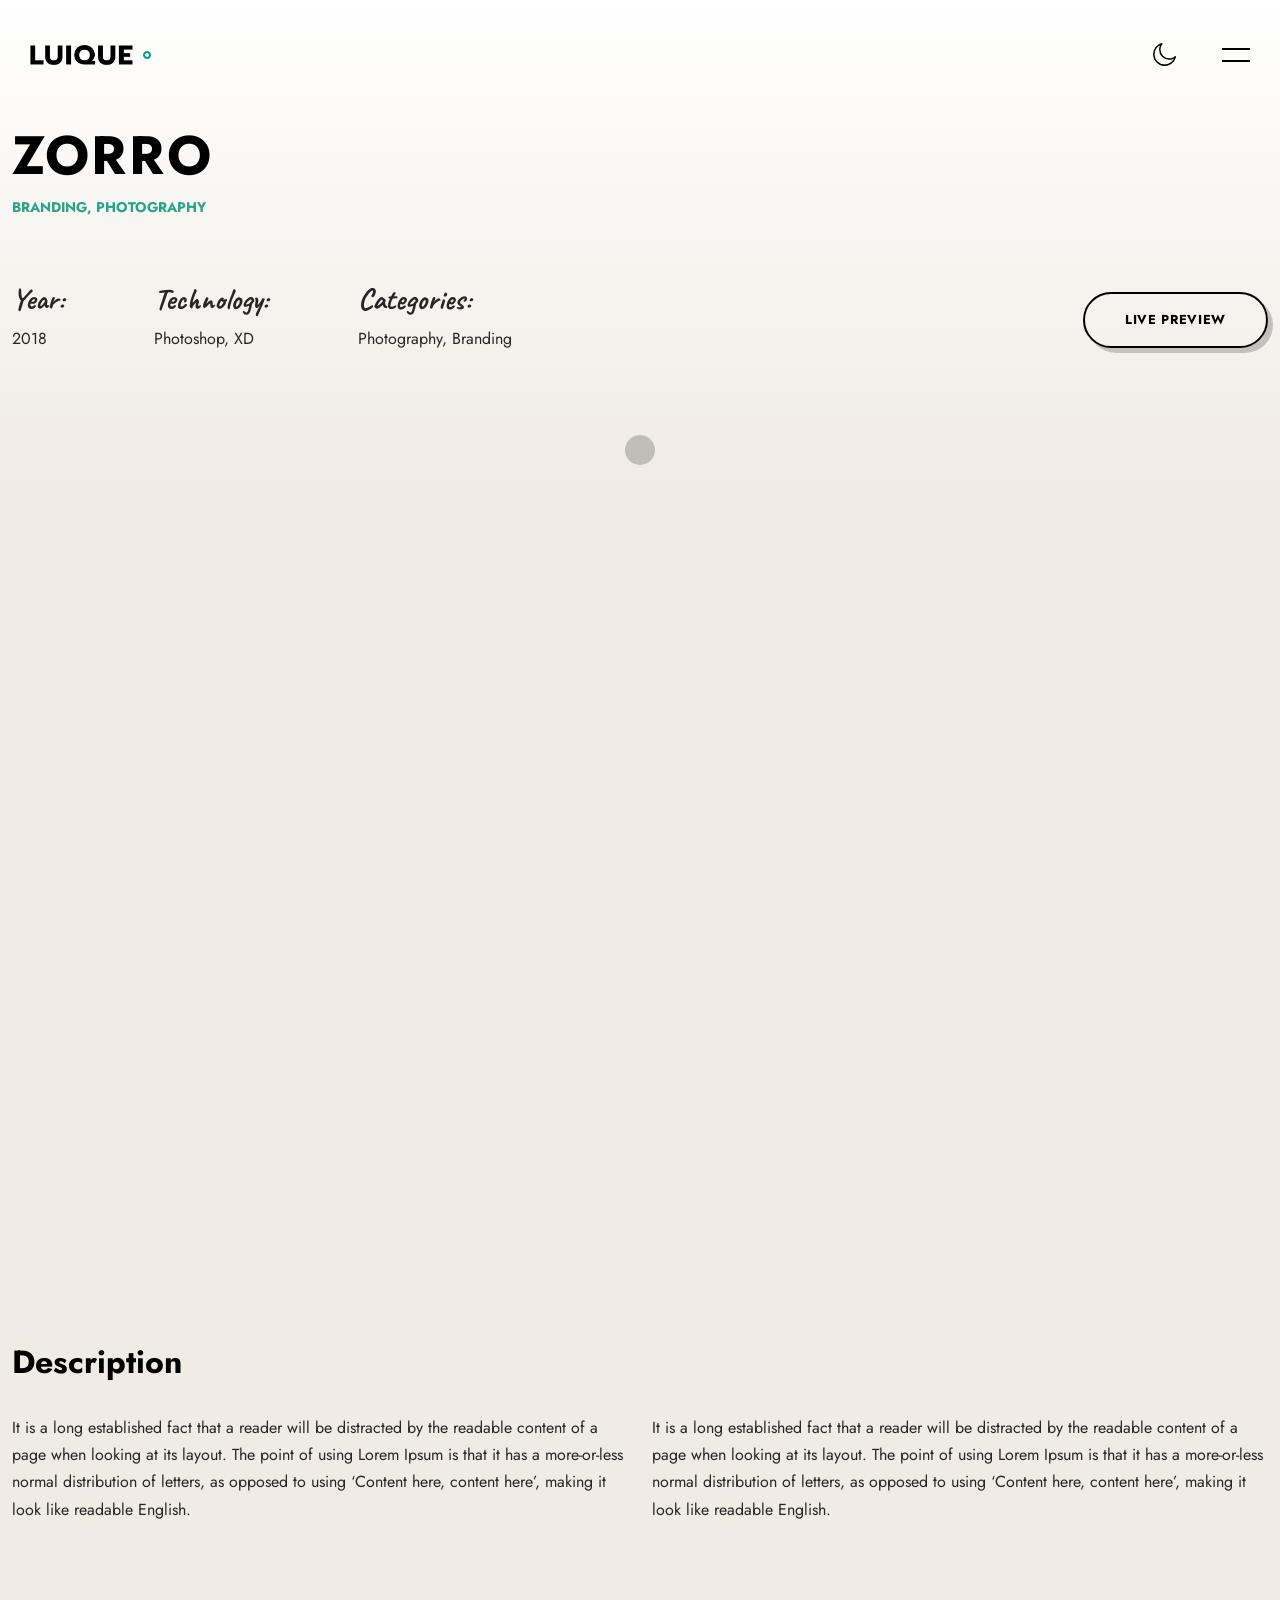
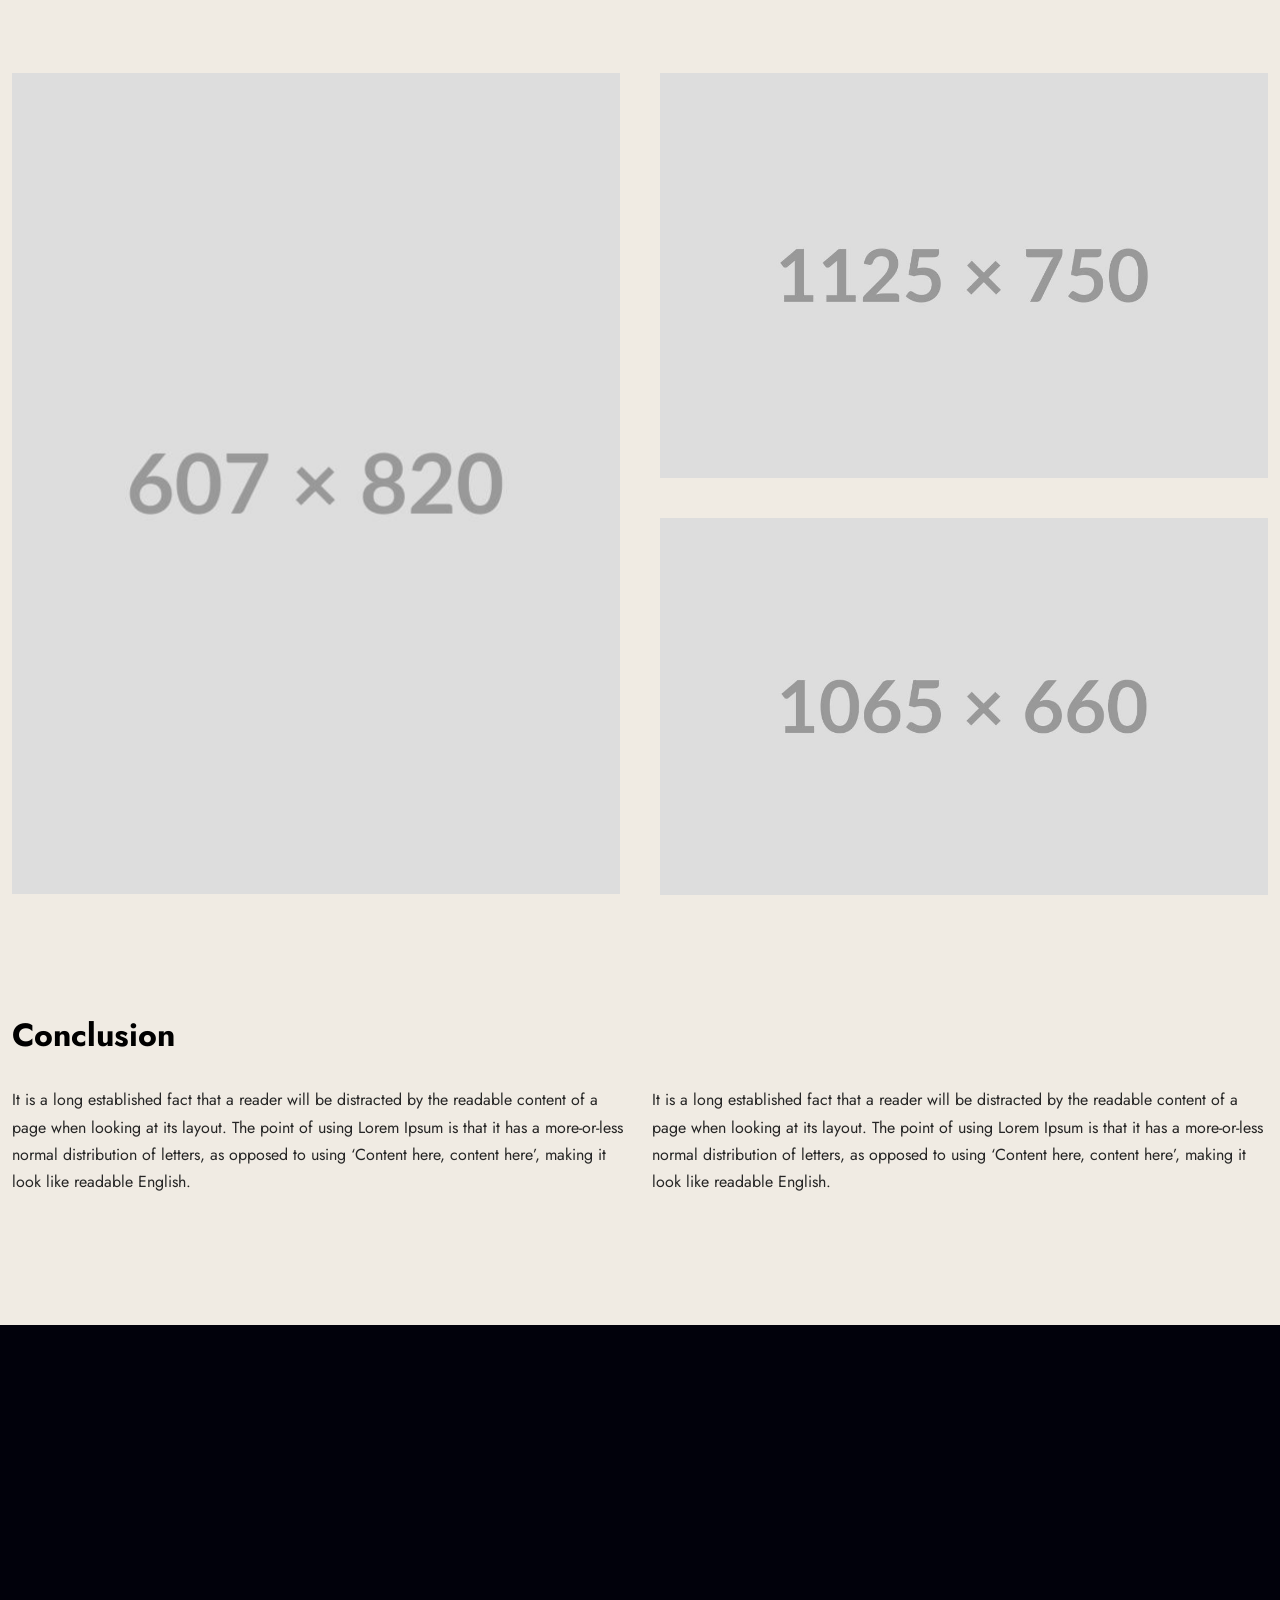
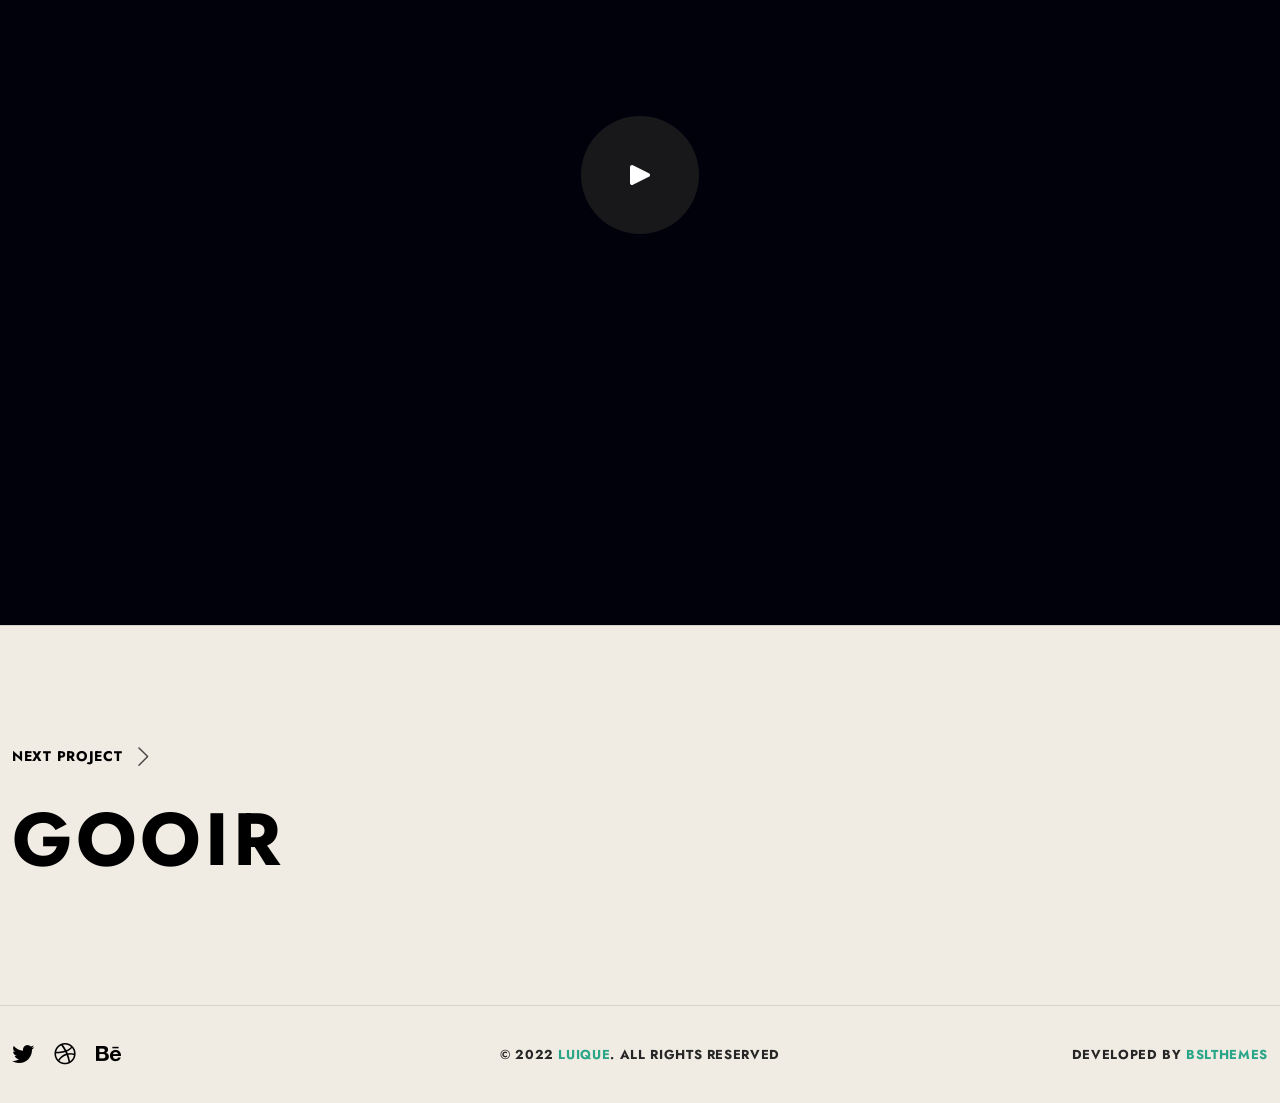
<file: work-single.html>
<!doctype html>
<html lang="en-US">
<head>

  <title>Luique - Personal Portfolio HTML Template - shared on themelock.com</title>
  <meta http-equiv="Content-Type" content="text/html; charset=utf-8">
  <meta http-equiv="X-UA-Compatible" content="IE=edge">
  <meta name="viewport" content="width=device-width, initial-scale=1">
  <meta name="HandheldFriendly" content="true">
  <meta name="author" content="bslthemes" >

  <!-- Fonts -->
  <link rel="stylesheet" href="https://fonts.googleapis.com/css?family=Jost%3A0%2C100%3B0%2C200%3B0%2C300%3B0%2C400%3B0%2C500%3B0%2C600%3B0%2C700%3B0%2C800%3B0%2C900%3B1%2C100%3B1%2C200%3B1%2C300%3B1%2C400%3B1%2C500%3B1%2C600%3B1%2C700%3B1%2C800%3B1%2C900%7CCaveat%3A400%3B500%3B600%3B700&#038;display=swap" type="text/css" media="all" >
  <link rel="stylesheet" href="https://fonts.googleapis.com/css?family=Roboto%3A100%2C100italic%2C200%2C200italic%2C300%2C300italic%2C400%2C400italic%2C500%2C500italic%2C600%2C600italic%2C700%2C700italic%2C800%2C800italic%2C900%2C900italic%7CRoboto+Slab%3A100%2C100italic%2C200%2C200italic%2C300%2C300italic%2C400%2C400italic%2C500%2C500italic%2C600%2C600italic%2C700%2C700italic%2C800%2C800italic%2C900%2C900italic&#038;display=auto" type="text/css" media="all" >

  <!-- CSS STYLES -->
  <link rel="stylesheet" href="assets/css/vendors/bootstrap.css" type="text/css" media="all" >
  <link rel="stylesheet" href="assets/fonts/font-awesome/css/font-awesome.css" type="text/css" media="all" >
  <link rel="stylesheet" href="assets/css/vendors/magnific-popup.css" type="text/css" media="all" >
  <link rel="stylesheet" href="assets/css/vendors/splitting.css" type="text/css" media="all" >
  <link rel="stylesheet" href="assets/css/vendors/swiper.css" type="text/css" media="all" >
  <link rel="stylesheet" href="assets/css/vendors/animate.css" type="text/css" media="all" >
  <link rel="stylesheet" href="assets/css/style.css" type="text/css" media="all" >
  <link rel="stylesheet" href="assets/css/dark.css" type="text/css" media="all" >

  <!-- Favicon -->
	<link rel="shortcut icon" href="favicon.ico" type="image/x-icon">
	<link rel="icon" href="favicon.ico" type="image/x-icon">

</head>

<body class="portfolio-template light-skin">
	<div class="container-page">

		<!-- Preloader -->
		<div class="preloader">
			<div class="centrize full-width">
				<div class="vertical-center">
					<div class="spinner-logo">
						<img src="assets/images/logo2.png" alt="Luique - Personal Portfolio HTML Template" >
						<div class="spinner-dot"></div>
						<div class="spinner spinner-line"></div>
					</div>
				</div>
			</div>
		</div>

		<!-- Header -->
		<header class="header">
			<div class="header__builder">
        <div class="row">
          <div class="col-xs-4 col-sm-4 col-md-4 col-lg-4">

            <!-- logo -->
            <div class="logo">
              <a href="index.html">
                <img width="228" height="38" src="assets/images/logo2.png" alt="" >
             </a>
           </div>

         </div>
          <div class="col-xs-8 col-sm-8 col-md-8 col-lg-8 align-right">

						<!-- switcher btn -->
						<a href="#" class="switcher-btn">
							<span class="sw-before">
								<svg xmlns="http://www.w3.org/2000/svg" width="23" height="23" viewBox="0 0 23 23">
									<path id="Dark_Theme" data-name="Dark Theme" fill="#000" d="M1759.46,111.076a0.819,0.819,0,0,0-.68.147,8.553,8.553,0,0,1-2.62,1.537,8.167,8.167,0,0,1-2.96.531,8.655,8.655,0,0,1-8.65-8.682,9.247,9.247,0,0,1,.47-2.864,8.038,8.038,0,0,1,1.42-2.54,0.764,0.764,0,0,0-.12-1.063,0.813,0.813,0,0,0-.68-0.148,11.856,11.856,0,0,0-6.23,4.193,11.724,11.724,0,0,0,1,15.387,11.63,11.63,0,0,0,19.55-5.553A0.707,0.707,0,0,0,1759.46,111.076Zm-4.5,6.172a10.137,10.137,0,0,1-14.29-14.145,10.245,10.245,0,0,1,3.38-2.836c-0.14.327-.29,0.651-0.41,1.006a9.908,9.908,0,0,0-.56,3.365,10.162,10.162,0,0,0,10.15,10.189,9.776,9.776,0,0,0,3.49-.62,11.659,11.659,0,0,0,1.12-.473A10.858,10.858,0,0,1,1754.96,117.248Z" transform="translate(-1737 -98)" />
								</svg>
							</span>
							<span class="sw-after">
								<svg xmlns="http://www.w3.org/2000/svg" width="22.22" height="22.313" viewBox="0 0 22.22 22.313">
									<path id="Light_Theme" data-name="Light Theme" fill="#fff" d="M1752.49,105.511a5.589,5.589,0,0,0-3.94-1.655,5.466,5.466,0,0,0-3.94,1.655,5.61,5.61,0,0,0,3.94,9.566,5.473,5.473,0,0,0,3.94-1.653,5.643,5.643,0,0,0,1.65-3.957A5.516,5.516,0,0,0,1752.49,105.511Zm-1.06,6.85a4.1,4.1,0,0,1-5.76,0,4.164,4.164,0,0,1,0-5.788A4.083,4.083,0,0,1,1751.43,112.361Zm7.47-3.662h-2.27a0.768,0.768,0,0,0,0,1.536h2.27A0.768,0.768,0,0,0,1758.9,108.7Zm-10.35,8.12a0.777,0.777,0,0,0-.76.769v2.274a0.777,0.777,0,0,0,.76.767,0.786,0.786,0,0,0,.77-0.767v-2.274A0.786,0.786,0,0,0,1748.55,116.819Zm7.85-.531-1.62-1.624a0.745,0.745,0,0,0-1.06,0,0.758,0.758,0,0,0,0,1.063l1.62,1.625a0.747,0.747,0,0,0,1.06,0A0.759,0.759,0,0,0,1756.4,116.288ZM1748.55,98.3a0.777,0.777,0,0,0-.76.768v2.273a0.778,0.778,0,0,0,.76.768,0.787,0.787,0,0,0,.77-0.768V99.073A0.786,0.786,0,0,0,1748.55,98.3Zm7.88,3.278a0.744,0.744,0,0,0-1.06,0l-1.62,1.624a0.758,0.758,0,0,0,0,1.063,0.745,0.745,0,0,0,1.06,0l1.62-1.624A0.758,0.758,0,0,0,1756.43,101.583Zm-15.96,7.116h-2.26a0.78,0.78,0,0,0-.77.768,0.76,0.76,0,0,0,.77.768h2.26A0.768,0.768,0,0,0,1740.47,108.7Zm2.88,5.965a0.745,0.745,0,0,0-1.06,0l-1.62,1.624a0.759,0.759,0,0,0,0,1.064,0.747,0.747,0,0,0,1.06,0l1.62-1.625A0.758,0.758,0,0,0,1743.35,114.664Zm0-11.457-1.62-1.624a0.744,0.744,0,0,0-1.06,0,0.758,0.758,0,0,0,0,1.063l1.62,1.624a0.745,0.745,0,0,0,1.06,0A0.758,0.758,0,0,0,1743.35,103.207Z" transform="translate(-1737.44 -98.313)" />
								</svg>
							</span>
						</a>

						<!-- menu btn -->
						<a href="#" class="menu-btn">
							<span></span>
							<span></span>
						</a>

						<!-- Menu Full Overlay -->
						<div class="menu-full-overlay">
							<div class="menu-full-container">
								<div class="container">
									<div class="row">
										<div class="col-xs-12 col-sm-12 col-md-12 col-lg-12">

											<!-- menu full -->
											<div class="menu-full">
												<ul class="menu-full">
													<li class="menu-item">
														<a class="splitting-text-anim-2" data-splitting="chars" href="index.html">Home</a>
													</li>
													<li class="menu-item">
														<a class="splitting-text-anim-2" data-splitting="chars" href="#services-section">Services</a>
													</li>
													<li class="menu-item">
														<a class="splitting-text-anim-2" data-splitting="chars" href="#skills-section">Skills</a>
													</li>
													<li class="menu-item">
														<a class="splitting-text-anim-2" data-splitting="chars" href="#works-section">Works</a>
													</li>
													<li class="menu-item">
														<a class="splitting-text-anim-2" data-splitting="chars" href="#resume-section">Resume</a>
													</li>
													<li class="menu-item">
														<a class="splitting-text-anim-2" data-splitting="chars" href="#testimonials-section">Testimonials</a>
													</li>
													<li class="menu-item">
														<a class="splitting-text-anim-2" data-splitting="chars" href="#pricing-section">Pricing</a>
													</li>
													<li class="menu-item">
														<a class="splitting-text-anim-2" data-splitting="chars" href="#blog-section">Blog</a>
													</li>
													<li class="menu-item">
														<a class="splitting-text-anim-2" data-splitting="chars" href="#contact-section">Contact</a>
													</li>
													<li class="menu-item menu-item-has-children has-children">
														<a class="splitting-text-anim-2" data-splitting="chars">Pages</a>
														<ul class="sub-menu">
															<li class="menu-item">
																<a class="splitting-text-anim-1" data-splitting="chars" href="works-list.html">Works (List)</a>
															</li>
															<li class="menu-item">
																<a class="splitting-text-anim-1" data-splitting="chars" href="works.html">Works (Grid)</a>
															</li>
															<li class="menu-item">
																<a class="splitting-text-anim-1" data-splitting="chars" href="work-single.html">Work Single Page</a>
															</li>
															<li class="menu-item">
																<a class=" splitting-text-anim-1" data-splitting="chars" href="blog.html">Blog</a>
															</li>
															<li class="menu-item">
																<a class="splitting-text-anim-1" data-splitting="chars" href="blog-single.html">Single Post</a>
															</li>
														</ul>
													</li>
												</ul>
											</div>

											<!-- social -->
											<div class="menu-social-links">
												<a href="http://dribbble.com" target="blank" class="scrolla-element-anim-1" title="dribbble">
													<i class="fab fa-dribbble"></i>
												</a>
												<a href="http://twitter.com" target="blank" class="scrolla-element-anim-1" title="twitter">
													<i class="fab fa-twitter"></i>
												</a>
												<a href="http://behance.com" target="blank" class="scrolla-element-anim-1" title="behance">
													<i class="fab fa-behance"></i>
												</a>
											</div>

											<div class="v-line-block"><span></span></div>

										</div>
									</div>
								</div>
							</div>
							<div class="menu-overlay"></div>
						</div>

         </div>
       </div>
     </div>
   </header>

		<!-- Wrapper -->
		<div class="wrapper">

      <!-- Section Started Heading -->
      <section class="section section-inner started-heading">

        <!-- Heading -->
      	<div class="container">
          <div class="m-titles align-left">
            <h1 class="m-title splitting-text-anim-1 scroll-animate" data-splitting="words" data-animate="active">
              <span>Zorro</span>
           </h1>
            <div class="m-subtitle splitting-text-anim-1 scroll-animate" data-splitting="words" data-animate="active">
              <span>Branding, Photography</span>
           </div>
         </div>
      	</div>

        <!-- Details -->
        <div class="v-line v-line-right v-line-top">
          <div class="container">

            <div class="row">
              <div class="col-xs-12 col-sm-12 col-md-8 col-lg-8">

                <div class="m-details">
                  <div class="details-label">
                    <span>Year:</span>
                    <strong><span>2018</span></strong>
                 </div>
                  <div class="details-label">
                    <span>Technology:</span>
                    <strong><span>Photoshop, XD</span></strong>
                 </div>
                  <div class="details-label">
                    <span>Categories:</span>
                    <strong><span>Photography, Branding</span></strong>
                 </div>
               </div>

             </div>
              <div class="col-xs-12 col-sm-12 col-md-4 col-lg-4 align-right">

                <a target="_blank" href="https://bslthemes.com" class="btn scrolla-element-anim-1 scroll-animate" data-animate="active">
                  <span>Live Preview</span>
               </a>

             </div>
           </div>

         </div>
       </div>

     </section>

      <!-- Section - Image -->
			<div class="section section-inner">

        <!-- Image -->
        <div class="m-image-large">
          <div class="image">
            <div class="img js-parallax" style="background-image: url(https://luique.bslthemes.com/wp-content/uploads/2021/11/single4.jpg);"></div>
         </div>
       </div>

     </div>

      <!-- Section - Description -->
			<section class="section section-inner">
        <div class="container">

          <div class="row">
            <div class="col-xs-12 col-sm-12 col-md-12 col-lg-12">

              <div class="post-content">
                <h4>Description</h4>
             </div>

           </div>
            <div class="col-xs-12 col-sm-6 col-md-6 col-lg-6">

              <div class="post-content">
                <p>It is a long established fact that a reader will be distracted by the readable content of a page when looking at its layout. The point of using Lorem Ipsum is that it has a more-or-less normal distribution of letters, as opposed to using &lsquo;Content here, content here&rsquo;, making it look like readable English.</p>
             </div>

           </div>
            <div class="col-xs-12 col-sm-6 col-md-6 col-lg-6">

              <div class="post-content">
                <p>It is a long established fact that a reader will be distracted by the readable content of a page when looking at its layout. The point of using Lorem Ipsum is that it has a more-or-less normal distribution of letters, as opposed to using &lsquo;Content here, content here&rsquo;, making it look like readable English.</p>
             </div>

           </div>
         </div>

				</div>
     </section>

      <!-- Section - Gallery -->
			<div class="section section-inner">
        <div class="container">

          <!-- Section Gallery -->
      		<div class="m-gallery">
      			<div class="row">

      				<div class="col-xs-12 col-sm-6 col-md-6 col-lg-6">
      					<div class="works-item">
      						<div class="image scrolla-element-anim-1 scroll-animate" data-animate="active">
      							<div class="img">
      								<a href="assets/images/work5.jpeg" class="has-popup-image"><img decoding="async" src="assets/images/work5.jpeg" alt="Item 1" loading="lazy"></a>
      							</div>
      						</div>
      					</div>
      				</div>

      				<div class="col-xs-12 col-sm-6 col-md-6 col-lg-6">
      					<div class="works-item">
      						<div class="image scrolla-element-anim-1 scroll-animate" data-animate="active">
      							<div class="img">
      								<a href="assets/images/blog8.jpg" class="has-popup-image"><img decoding="async" src="assets/images/blog8.jpg" alt="Item 2" loading="lazy"></a>
      							</div>
      						</div>
      					</div>
      				</div>

      				<div class="col-xs-12 col-sm-6 col-md-6 col-lg-6">
      					<div class="works-item">
      						<div class="image scrolla-element-anim-1 scroll-animate" data-animate="active">
      							<div class="img">
      								<a href="assets/images/blog6.jpg" class="has-popup-image"><img decoding="async" src="assets/images/blog6.jpg" alt="Item 3" loading="lazy"></a>
      							</div>
      						</div>
      					</div>
      				</div>

      			</div>
      		</div>

				</div>
     </div>

      <!-- Section - Description -->
			<section class="section section-inner">
        <div class="container">

          <div class="row">
            <div class="col-xs-12 col-sm-12 col-md-12 col-lg-12">

              <div class="post-content">
                <h4>Conclusion</h4>
             </div>

           </div>
            <div class="col-xs-12 col-sm-6 col-md-6 col-lg-6">

              <div class="post-content">
                <p>It is a long established fact that a reader will be distracted by the readable content of a page when looking at its layout. The point of using Lorem Ipsum is that it has a more-or-less normal distribution of letters, as opposed to using &lsquo;Content here, content here&rsquo;, making it look like readable English.</p>
             </div>

           </div>
            <div class="col-xs-12 col-sm-6 col-md-6 col-lg-6">

              <div class="post-content">
                <p>It is a long established fact that a reader will be distracted by the readable content of a page when looking at its layout. The point of using Lorem Ipsum is that it has a more-or-less normal distribution of letters, as opposed to using &lsquo;Content here, content here&rsquo;, making it look like readable English.</p>
             </div>

           </div>
         </div>

				</div>
     </section>

      <!-- Section - Video -->
			<div class="section section-inner m-video-large">
        <div class="video">
          <div class="img js-parallax" style="background-image: url(assets/images/blog9.jpg);"></div>
          <iframe class="js-video-iframe" data-src="https://www.youtube.com/embed/Gu6z6kIukgg?showinfo=0&amp;rel=0&amp;autoplay=1"></iframe>
          <div class="play"></div>
       </div>
     </div>

      <!-- Section - Navigation -->
			<div class="section section-inner m-page-navigation">
    		<div class="container">
					<div class="h-titles h-navs">
						<a href="work-single.html">
							<span class="nav-arrow scrolla-element-anim-1 scroll-animate" data-animate="active">
								<span>Next Project</span>
							</span>
							<span class="h-title splitting-text-anim-2 scroll-animate" data-splitting="chars" data-animate="active">
								<span>Gooir</span>
							</span>
						</a>
					</div>
    		</div>
     </div>

		</div>

		<!-- Footer -->
		<div class="footer">
			<div class="footer__builder">
        <div class="container">
          <div class="row">
            <div class="col-xs-12 col-sm-12 col-md-4 col-lg-4">

              <div class="social-links scrolla-element-anim-1 scroll-animate" data-animate="active">
                <a target="_blank" rel="nofollow" href="http://twitter.com">
                  <i aria-hidden="true" class="fab fa-twitter"></i>
               </a>
                <a target="_blank" rel="nofollow" href="http://dribble.com">
                  <i aria-hidden="true" class="fab fa-dribbble"></i>
               </a>
                <a target="_blank" rel="nofollow" href="http://behance.com">
                  <i aria-hidden="true" class="fab fa-behance"></i>
               </a>
             </div>

           </div>
            <div class="col-xs-12 col-sm-12 col-md-4 col-lg-4">

              <div class="copyright-text align-center scrolla-element-anim-1 scroll-animate" data-animate="active">
                © 2022 <strong>Luique</strong>. All rights reserved
             </div>

           </div>
            <div class="col-xs-12 col-sm-12 col-md-4 col-lg-4">

              <div class="copyright-text align-right scrolla-element-anim-1 scroll-animate" data-animate="active">
                Developed by <strong>bslthemes</strong>
             </div>

           </div>
         </div>
       </div>
			</div>
		</div>

	</div>

	<!-- cursor -->
	<div class="cursor"></div>

  <script src="assets/js/jquery.min.js"></script>
  <script src="assets/js/jquery.validate.min.js"></script>
  <script src="assets/js/bootstrap.js"></script>
  <script src="assets/js/swiper.js"></script>
  <script src="assets/js/splitting.js"></script>
  <script src="assets/js/jarallax.min.js"></script>
  <script src="assets/js/magnific-popup.js"></script>
  <script src="assets/js/imagesloaded.pkgd.js"></script>
  <script src="assets/js/isotope.pkgd.js"></script>
  <script src="assets/js/jquery.scrolla.js"></script>
  <script src="assets/js/skrollr.js"></script>
  <script src="assets/js/jquery.cookie.js"></script>
  <script src="assets/js/typed.js"></script>
  <script src="assets/js/common.js"></script>

</body>
</html>
</file>
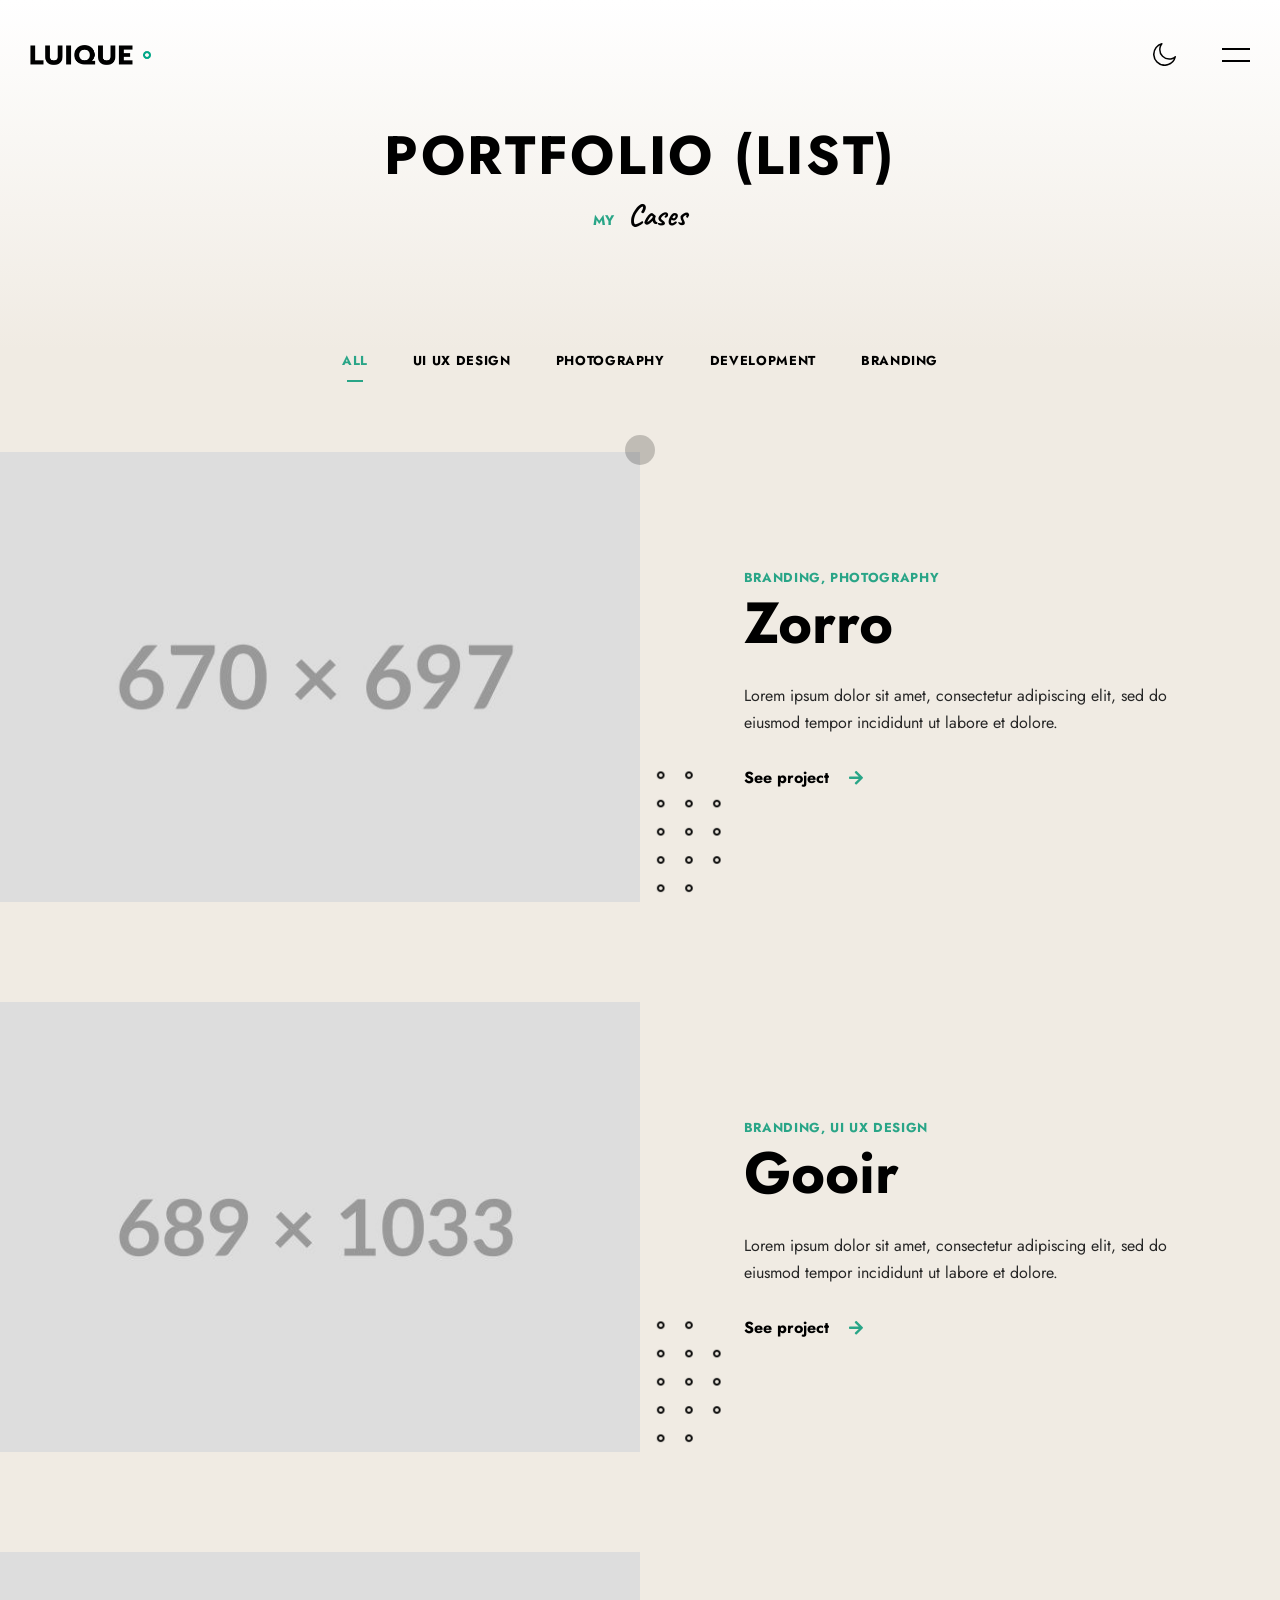
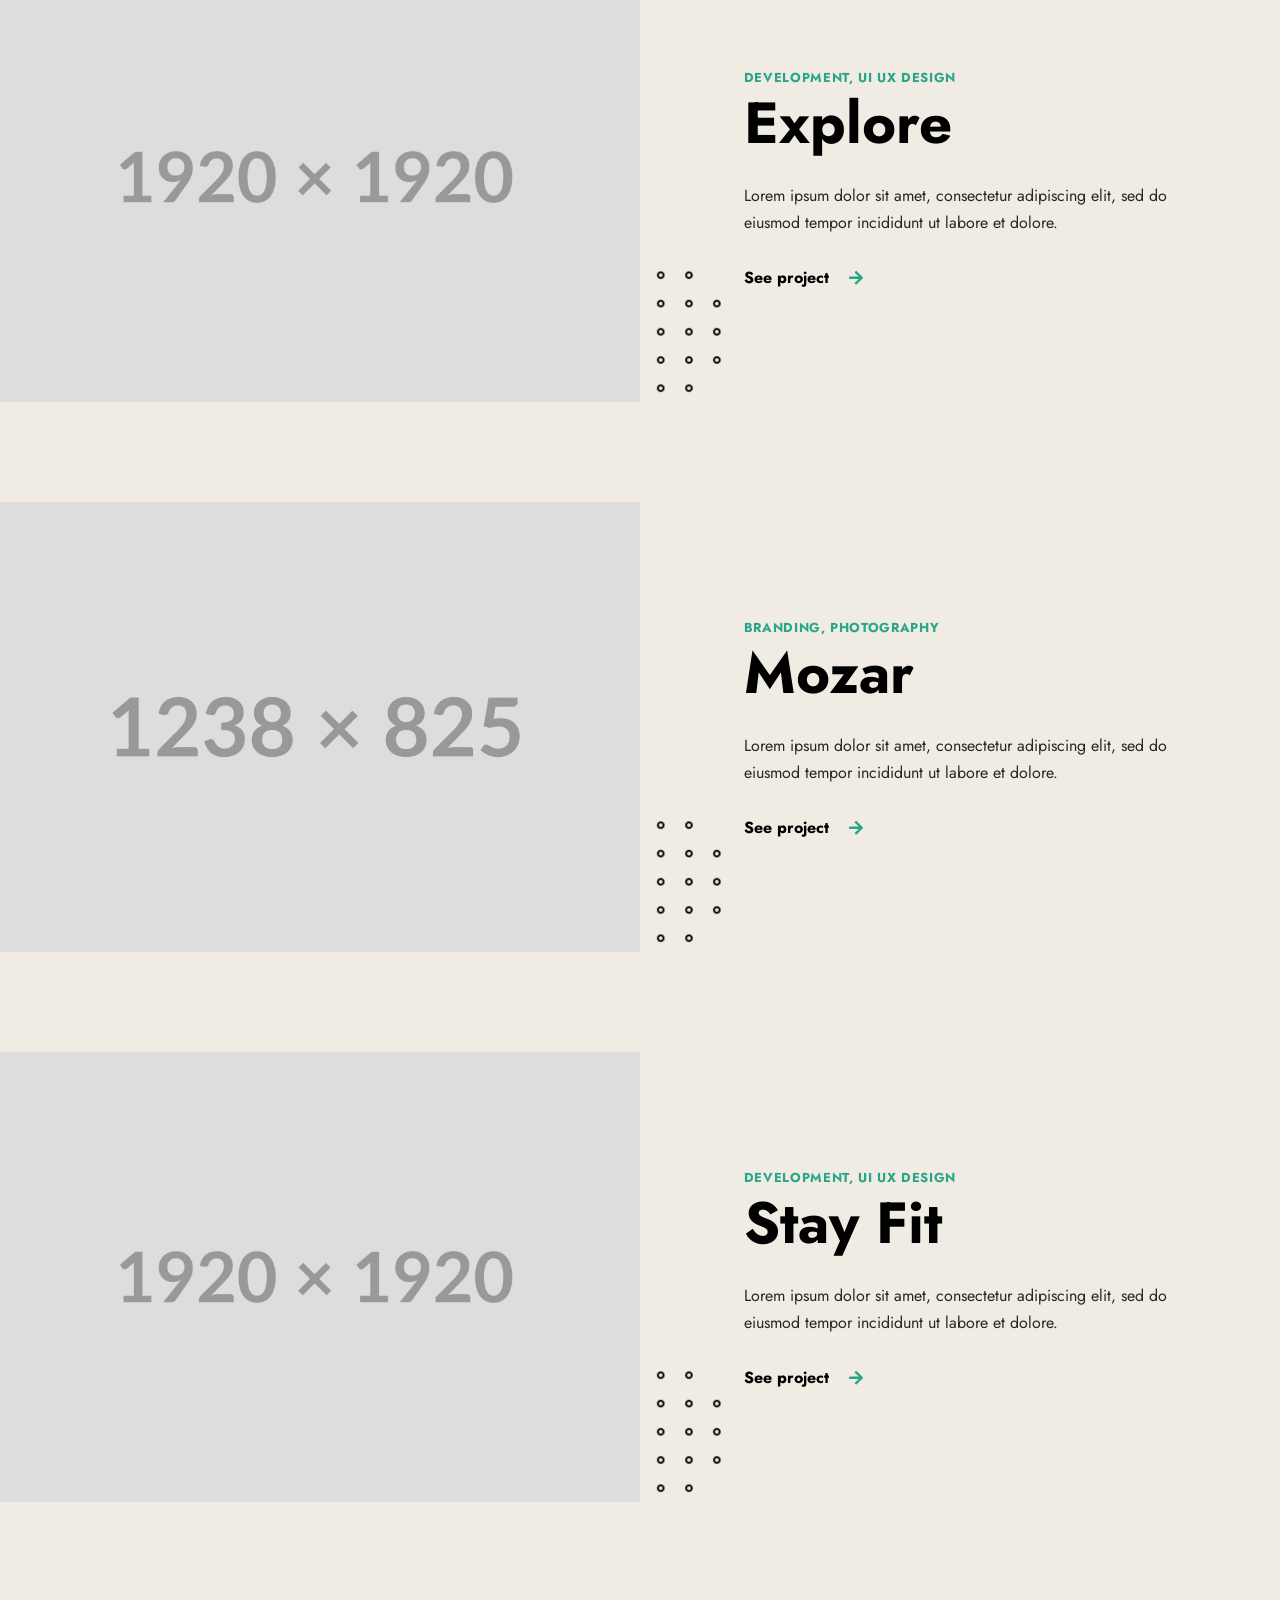
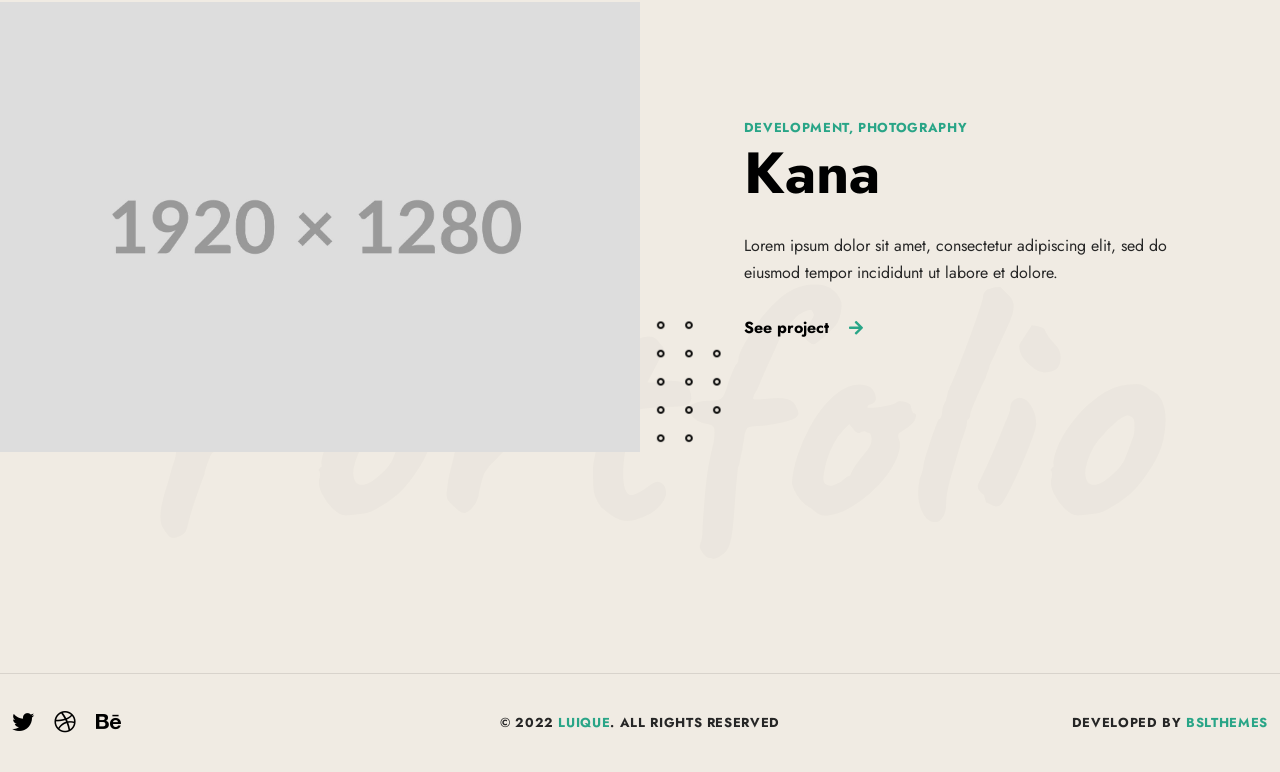
<file: works-list.html>
<!doctype html>
<html lang="en-US">
<head>

  <title>Luique - Personal Portfolio HTML Template - shared on themelock.com</title>
  <meta http-equiv="Content-Type" content="text/html; charset=utf-8">
  <meta http-equiv="X-UA-Compatible" content="IE=edge">
  <meta name="viewport" content="width=device-width, initial-scale=1">
  <meta name="HandheldFriendly" content="true">
  <meta name="author" content="bslthemes" >

  <!-- Fonts -->
  <link rel="stylesheet" href="https://fonts.googleapis.com/css?family=Jost%3A0%2C100%3B0%2C200%3B0%2C300%3B0%2C400%3B0%2C500%3B0%2C600%3B0%2C700%3B0%2C800%3B0%2C900%3B1%2C100%3B1%2C200%3B1%2C300%3B1%2C400%3B1%2C500%3B1%2C600%3B1%2C700%3B1%2C800%3B1%2C900%7CCaveat%3A400%3B500%3B600%3B700&#038;display=swap" type="text/css" media="all" >
  <link rel="stylesheet" href="https://fonts.googleapis.com/css?family=Roboto%3A100%2C100italic%2C200%2C200italic%2C300%2C300italic%2C400%2C400italic%2C500%2C500italic%2C600%2C600italic%2C700%2C700italic%2C800%2C800italic%2C900%2C900italic%7CRoboto+Slab%3A100%2C100italic%2C200%2C200italic%2C300%2C300italic%2C400%2C400italic%2C500%2C500italic%2C600%2C600italic%2C700%2C700italic%2C800%2C800italic%2C900%2C900italic&#038;display=auto" type="text/css" media="all" >

  <!-- CSS STYLES -->
  <link rel="stylesheet" href="assets/css/vendors/bootstrap.css" type="text/css" media="all" >
  <link rel="stylesheet" href="assets/fonts/font-awesome/css/font-awesome.css" type="text/css" media="all" >
  <link rel="stylesheet" href="assets/css/vendors/magnific-popup.css" type="text/css" media="all" >
  <link rel="stylesheet" href="assets/css/vendors/splitting.css" type="text/css" media="all" >
  <link rel="stylesheet" href="assets/css/vendors/swiper.css" type="text/css" media="all" >
  <link rel="stylesheet" href="assets/css/vendors/animate.css" type="text/css" media="all" >
  <link rel="stylesheet" href="assets/css/style.css" type="text/css" media="all" >
  <link rel="stylesheet" href="assets/css/dark.css" type="text/css" media="all" >

  <!-- Favicon -->
	<link rel="shortcut icon" href="favicon.ico" type="image/x-icon">
	<link rel="icon" href="favicon.ico" type="image/x-icon">

</head>

<body class="light-skin">
	<div class="container-page">

		<!-- Preloader -->
		<div class="preloader">
			<div class="centrize full-width">
				<div class="vertical-center">
					<div class="spinner-logo">
						<img src="assets/images/logo2.png" alt="Luique - Personal Portfolio HTML Template" >
						<div class="spinner-dot"></div>
						<div class="spinner spinner-line"></div>
					</div>
				</div>
			</div>
		</div>

		<!-- Header -->
		<header class="header">
			<div class="header__builder">
        <div class="row">
          <div class="col-xs-4 col-sm-4 col-md-4 col-lg-4">

            <!-- logo -->
            <div class="logo">
              <a href="index.html">
                <img width="228" height="38" src="assets/images/logo2.png" alt="" >
             </a>
           </div>

         </div>
          <div class="col-xs-8 col-sm-8 col-md-8 col-lg-8 align-right">

						<!-- switcher btn -->
						<a href="#" class="switcher-btn">
							<span class="sw-before">
								<svg xmlns="http://www.w3.org/2000/svg" width="23" height="23" viewBox="0 0 23 23">
									<path id="Dark_Theme" data-name="Dark Theme" fill="#000" d="M1759.46,111.076a0.819,0.819,0,0,0-.68.147,8.553,8.553,0,0,1-2.62,1.537,8.167,8.167,0,0,1-2.96.531,8.655,8.655,0,0,1-8.65-8.682,9.247,9.247,0,0,1,.47-2.864,8.038,8.038,0,0,1,1.42-2.54,0.764,0.764,0,0,0-.12-1.063,0.813,0.813,0,0,0-.68-0.148,11.856,11.856,0,0,0-6.23,4.193,11.724,11.724,0,0,0,1,15.387,11.63,11.63,0,0,0,19.55-5.553A0.707,0.707,0,0,0,1759.46,111.076Zm-4.5,6.172a10.137,10.137,0,0,1-14.29-14.145,10.245,10.245,0,0,1,3.38-2.836c-0.14.327-.29,0.651-0.41,1.006a9.908,9.908,0,0,0-.56,3.365,10.162,10.162,0,0,0,10.15,10.189,9.776,9.776,0,0,0,3.49-.62,11.659,11.659,0,0,0,1.12-.473A10.858,10.858,0,0,1,1754.96,117.248Z" transform="translate(-1737 -98)" />
								</svg>
							</span>
							<span class="sw-after">
								<svg xmlns="http://www.w3.org/2000/svg" width="22.22" height="22.313" viewBox="0 0 22.22 22.313">
									<path id="Light_Theme" data-name="Light Theme" fill="#fff" d="M1752.49,105.511a5.589,5.589,0,0,0-3.94-1.655,5.466,5.466,0,0,0-3.94,1.655,5.61,5.61,0,0,0,3.94,9.566,5.473,5.473,0,0,0,3.94-1.653,5.643,5.643,0,0,0,1.65-3.957A5.516,5.516,0,0,0,1752.49,105.511Zm-1.06,6.85a4.1,4.1,0,0,1-5.76,0,4.164,4.164,0,0,1,0-5.788A4.083,4.083,0,0,1,1751.43,112.361Zm7.47-3.662h-2.27a0.768,0.768,0,0,0,0,1.536h2.27A0.768,0.768,0,0,0,1758.9,108.7Zm-10.35,8.12a0.777,0.777,0,0,0-.76.769v2.274a0.777,0.777,0,0,0,.76.767,0.786,0.786,0,0,0,.77-0.767v-2.274A0.786,0.786,0,0,0,1748.55,116.819Zm7.85-.531-1.62-1.624a0.745,0.745,0,0,0-1.06,0,0.758,0.758,0,0,0,0,1.063l1.62,1.625a0.747,0.747,0,0,0,1.06,0A0.759,0.759,0,0,0,1756.4,116.288ZM1748.55,98.3a0.777,0.777,0,0,0-.76.768v2.273a0.778,0.778,0,0,0,.76.768,0.787,0.787,0,0,0,.77-0.768V99.073A0.786,0.786,0,0,0,1748.55,98.3Zm7.88,3.278a0.744,0.744,0,0,0-1.06,0l-1.62,1.624a0.758,0.758,0,0,0,0,1.063,0.745,0.745,0,0,0,1.06,0l1.62-1.624A0.758,0.758,0,0,0,1756.43,101.583Zm-15.96,7.116h-2.26a0.78,0.78,0,0,0-.77.768,0.76,0.76,0,0,0,.77.768h2.26A0.768,0.768,0,0,0,1740.47,108.7Zm2.88,5.965a0.745,0.745,0,0,0-1.06,0l-1.62,1.624a0.759,0.759,0,0,0,0,1.064,0.747,0.747,0,0,0,1.06,0l1.62-1.625A0.758,0.758,0,0,0,1743.35,114.664Zm0-11.457-1.62-1.624a0.744,0.744,0,0,0-1.06,0,0.758,0.758,0,0,0,0,1.063l1.62,1.624a0.745,0.745,0,0,0,1.06,0A0.758,0.758,0,0,0,1743.35,103.207Z" transform="translate(-1737.44 -98.313)" />
								</svg>
							</span>
						</a>

						<!-- menu btn -->
						<a href="#" class="menu-btn">
							<span></span>
							<span></span>
						</a>

						<!-- Menu Full Overlay -->
						<div class="menu-full-overlay">
							<div class="menu-full-container">
								<div class="container">
									<div class="row">
										<div class="col-xs-12 col-sm-12 col-md-12 col-lg-12">

											<!-- menu full -->
											<div class="menu-full">
												<ul class="menu-full">
													<li class="menu-item">
														<a class="splitting-text-anim-2" data-splitting="chars" href="index.html">Home</a>
													</li>
													<li class="menu-item">
														<a class="splitting-text-anim-2" data-splitting="chars" href="#services-section">Services</a>
													</li>
													<li class="menu-item">
														<a class="splitting-text-anim-2" data-splitting="chars" href="#skills-section">Skills</a>
													</li>
													<li class="menu-item">
														<a class="splitting-text-anim-2" data-splitting="chars" href="#works-section">Works</a>
													</li>
													<li class="menu-item">
														<a class="splitting-text-anim-2" data-splitting="chars" href="#resume-section">Resume</a>
													</li>
													<li class="menu-item">
														<a class="splitting-text-anim-2" data-splitting="chars" href="#testimonials-section">Testimonials</a>
													</li>
													<li class="menu-item">
														<a class="splitting-text-anim-2" data-splitting="chars" href="#pricing-section">Pricing</a>
													</li>
													<li class="menu-item">
														<a class="splitting-text-anim-2" data-splitting="chars" href="#blog-section">Blog</a>
													</li>
													<li class="menu-item">
														<a class="splitting-text-anim-2" data-splitting="chars" href="#contact-section">Contact</a>
													</li>
													<li class="menu-item menu-item-has-children has-children">
														<a class="splitting-text-anim-2" data-splitting="chars">Pages</a>
														<ul class="sub-menu">
															<li class="menu-item">
																<a class="splitting-text-anim-1" data-splitting="chars" href="works-list.html">Works (List)</a>
															</li>
															<li class="menu-item">
																<a class="splitting-text-anim-1" data-splitting="chars" href="works.html">Works (Grid)</a>
															</li>
															<li class="menu-item">
																<a class="splitting-text-anim-1" data-splitting="chars" href="work-single.html">Work Single Page</a>
															</li>
															<li class="menu-item">
																<a class=" splitting-text-anim-1" data-splitting="chars" href="blog.html">Blog</a>
															</li>
															<li class="menu-item">
																<a class="splitting-text-anim-1" data-splitting="chars" href="blog-single.html">Single Post</a>
															</li>
														</ul>
													</li>
												</ul>
											</div>

											<!-- social -->
											<div class="menu-social-links">
												<a href="http://dribbble.com" target="blank" class="scrolla-element-anim-1" title="dribbble">
													<i class="fab fa-dribbble"></i>
												</a>
												<a href="http://twitter.com" target="blank" class="scrolla-element-anim-1" title="twitter">
													<i class="fab fa-twitter"></i>
												</a>
												<a href="http://behance.com" target="blank" class="scrolla-element-anim-1" title="behance">
													<i class="fab fa-behance"></i>
												</a>
											</div>

											<div class="v-line-block"><span></span></div>

										</div>
									</div>
								</div>
							</div>
							<div class="menu-overlay"></div>
						</div>

         </div>
       </div>
     </div>
   </header>

		<!-- Wrapper -->
		<div class="wrapper">

      <!-- Section Started Heading -->
      <section class="section section-inner started-heading">
      	<div class="container">

  				<!-- Heading -->
          <div class="m-titles align-center">
            <h1 class="m-title splitting-text-anim-1 scroll-animate" data-splitting="words" data-animate="active">
              <span> Portfolio (List)</span>
           </h1>
            <div class="m-subtitle splitting-text-anim-1 scroll-animate" data-splitting="words" data-animate="active">
              <span> my <b>Cases</b>
             </span>
           </div>
         </div>

      	</div>
     </section>

      <!-- Section - Works -->
			<section class="lui-section">

        <!-- Works -->
				<div class="v-line v-line-right v-line-top">
          <div class="container">

            <div class="works-box works-list">
              <div class="filter-links scrolla-element-anim-1 scroll-animate" data-animate="active">
                <a href="#" class="lui-subtitle active" data-href=".works-col"> All</a>
                <a href="#" class="lui-subtitle" data-href=".sorting-ui-ux-design"> UI UX Design</a>
                <a href="#" class="lui-subtitle" data-href=".sorting-photo"> Photography</a>
                <a href="#" class="lui-subtitle" data-href=".sorting-development"> Development</a>
                <a href="#" class="lui-subtitle" data-href=".sorting-branding"> Branding</a>
             </div>
              <div class="works-items works-list-items row">
                <div class="works-col col-xs-12 col-sm-12 col-md-12 col-lg-12 sorting-branding sorting-photo ">
                  <div class="works-item scrolla-element-anim-1 scroll-animate" data-animate="active">
                    <div class="image">
                      <div class="img">
                        <a href="work-single.html">
                          <img decoding="async" src="assets/images/work4.jpeg" alt="Zorro" >
                          <span class="overlay"></span>
                       </a>
                     </div>
                   </div>
                    <div class="desc">
                      <span class="category"> Branding, Photography</span>
                      <h5 class="name">
                        <a href="work-single.html">Zorro</a>
                     </h5>
                      <div class="text">
                        <p>Lorem ipsum dolor sit amet, consectetur adipiscing elit, sed do eiusmod tempor incididunt ut labore et dolore.</p>
                     </div>
                      <a href="work-single.html" class="lnk">See project</a>
                   </div>
                    <div class="bg-img" style="background-image: url(assets/images/pat-2.png);"></div>
                 </div>
               </div>
                <div class="works-col col-xs-12 col-sm-12 col-md-12 col-lg-12 sorting-branding sorting-ui-ux-design ">
                  <div class="works-item scrolla-element-anim-1 scroll-animate" data-animate="active">
                    <div class="image">
                      <div class="img">
                        <a href="work-single.html">
                          <img decoding="async" src="assets/images/work2.jpeg" alt="Gooir" >
                          <span class="overlay"></span>
                       </a>
                     </div>
                   </div>
                    <div class="desc">
                      <span class="category"> Branding, UI UX Design</span>
                      <h5 class="name">
                        <a href="work-single.html">Gooir</a>
                     </h5>
                      <div class="text">
                        <p>Lorem ipsum dolor sit amet, consectetur adipiscing elit, sed do eiusmod tempor incididunt ut labore et dolore.</p>
                     </div>
                      <a href="work-single.html" class="lnk">See project</a>
                   </div>
                    <div class="bg-img" style="background-image: url(assets/images/pat-2.png);"></div>
                 </div>
               </div>
                <div class="works-col col-xs-12 col-sm-12 col-md-12 col-lg-12 sorting-development sorting-ui-ux-design ">
                  <div class="works-item scrolla-element-anim-1 scroll-animate" data-animate="active">
                    <div class="image">
                      <div class="img">
                        <a href="work-single.html">
                          <img decoding="async" src="assets/images/work7.jpg" alt="Explore" >
                          <span class="overlay"></span>
                       </a>
                     </div>
                   </div>
                    <div class="desc">
                      <span class="category"> Development, UI UX Design</span>
                      <h5 class="name">
                        <a href="work-single.html">Explore</a>
                     </h5>
                      <div class="text">
                        <p>Lorem ipsum dolor sit amet, consectetur adipiscing elit, sed do eiusmod tempor incididunt ut labore et dolore.</p>
                     </div>
                      <a href="work-single.html" class="lnk">See project</a>
                   </div>
                    <div class="bg-img" style="background-image: url(assets/images/pat-2.png);"></div>
                 </div>
               </div>
                <div class="works-col col-xs-12 col-sm-12 col-md-12 col-lg-12 sorting-branding sorting-photo ">
                  <div class="works-item scrolla-element-anim-1 scroll-animate" data-animate="active">
                    <div class="image">
                      <div class="img">
                        <a href="work-single.html">
                          <img decoding="async" src="assets/images/work1.jpeg" alt="Mozar" >
                          <span class="overlay"></span>
                       </a>
                     </div>
                   </div>
                    <div class="desc">
                      <span class="category"> Branding, Photography</span>
                      <h5 class="name">
                        <a href="work-single.html">Mozar</a>
                     </h5>
                      <div class="text">
                        <p>Lorem ipsum dolor sit amet, consectetur adipiscing elit, sed do eiusmod tempor incididunt ut labore et dolore.</p>
                     </div>
                      <a href="work-single.html" class="lnk">See project</a>
                   </div>
                    <div class="bg-img" style="background-image: url(assets/images/pat-2.png);"></div>
                 </div>
               </div>
                <div class="works-col col-xs-12 col-sm-12 col-md-12 col-lg-12 sorting-development sorting-ui-ux-design ">
                  <div class="works-item scrolla-element-anim-1 scroll-animate" data-animate="active">
                    <div class="image">
                      <div class="img">
                        <a href="work-single.html">
                          <img decoding="async" src="assets/images/single8.jpg" alt="Stay Fit" >
                          <span class="overlay"></span>
                       </a>
                     </div>
                   </div>
                    <div class="desc">
                      <span class="category"> Development, UI UX Design</span>
                      <h5 class="name">
                        <a href="work-single.html">Stay Fit</a>
                     </h5>
                      <div class="text">
                        <p>Lorem ipsum dolor sit amet, consectetur adipiscing elit, sed do eiusmod tempor incididunt ut labore et dolore.</p>
                     </div>
                      <a href="work-single.html" class="lnk">See project</a>
                   </div>
                    <div class="bg-img" style="background-image: url(assets/images/pat-2.png);"></div>
                 </div>
               </div>
                <div class="works-col col-xs-12 col-sm-12 col-md-12 col-lg-12 sorting-development sorting-photo ">
                  <div class="works-item scrolla-element-anim-1 scroll-animate" data-animate="active">
                    <div class="image">
                      <div class="img">
                        <a href="work-single.html">
                          <img decoding="async" src="assets/images/single6.jpg" alt="Kana" >
                          <span class="overlay"></span>
                       </a>
                     </div>
                   </div>
                    <div class="desc">
                      <span class="category"> Development, Photography</span>
                      <h5 class="name">
                        <a href="work-single.html">Kana</a>
                     </h5>
                      <div class="text">
                        <p>Lorem ipsum dolor sit amet, consectetur adipiscing elit, sed do eiusmod tempor incididunt ut labore et dolore.</p>
                     </div>
                      <a href="work-single.html" class="lnk">See project</a>
                   </div>
                    <div class="bg-img" style="background-image: url(assets/images/pat-2.png);"></div>
                 </div>
               </div>
             </div>
           </div>

            <div class="lui-bgtitle">
              <span> Portfolio</span>
           </div>

					</div>
				</div>

     </section>

		</div>

		<!-- Footer -->
		<div class="footer">
			<div class="footer__builder">
        <div class="container">
          <div class="row">
            <div class="col-xs-12 col-sm-12 col-md-4 col-lg-4">

              <div class="social-links scrolla-element-anim-1 scroll-animate" data-animate="active">
                <a target="_blank" rel="nofollow" href="http://twitter.com">
                  <i aria-hidden="true" class="fab fa-twitter"></i>
               </a>
                <a target="_blank" rel="nofollow" href="http://dribble.com">
                  <i aria-hidden="true" class="fab fa-dribbble"></i>
               </a>
                <a target="_blank" rel="nofollow" href="http://behance.com">
                  <i aria-hidden="true" class="fab fa-behance"></i>
               </a>
             </div>

           </div>
            <div class="col-xs-12 col-sm-12 col-md-4 col-lg-4">

              <div class="copyright-text align-center scrolla-element-anim-1 scroll-animate" data-animate="active">
                © 2022 <strong>Luique</strong>. All rights reserved
             </div>

           </div>
            <div class="col-xs-12 col-sm-12 col-md-4 col-lg-4">

              <div class="copyright-text align-right scrolla-element-anim-1 scroll-animate" data-animate="active">
                Developed by <strong>bslthemes</strong>
             </div>

           </div>
         </div>
       </div>
			</div>
		</div>

	</div>

	<!-- cursor -->
	<div class="cursor"></div>

  <script src="assets/js/jquery.min.js"></script>
  <script src="assets/js/jquery.validate.min.js"></script>
  <script src="assets/js/bootstrap.js"></script>
  <script src="assets/js/swiper.js"></script>
  <script src="assets/js/splitting.js"></script>
  <script src="assets/js/jarallax.min.js"></script>
  <script src="assets/js/magnific-popup.js"></script>
  <script src="assets/js/imagesloaded.pkgd.js"></script>
  <script src="assets/js/isotope.pkgd.js"></script>
  <script src="assets/js/jquery.scrolla.js"></script>
  <script src="assets/js/skrollr.js"></script>
  <script src="assets/js/jquery.cookie.js"></script>
  <script src="assets/js/typed.js"></script>
  <script src="assets/js/common.js"></script>

</body>
</html>
</file>
<file: assets/css/vendors/splitting.css>
/* Recommended styles for Splitting */
.splitting .word,
.splitting .char {
  display: inline-block;
}

/* Psuedo-element chars */
.splitting .char {
  position: relative;
}

/**
 * Populate the psuedo elements with the character to allow for expanded effects
 * Set to `display: none` by default; just add `display: block` when you want
 * to use the psuedo elements
 */
.splitting .char::before,
.splitting .char::after {
  content: attr(data-char);
  position: absolute;
  top: 0;
  left: 0;
  visibility: hidden;
  transition: inherit;
  user-select: none;
}

/* Expanded CSS Variables */

.splitting {
  /* The center word index */
  --word-center: calc((var(--word-total) - 1) / 2);

  /* The center character index */
  --char-center: calc((var(--char-total) - 1) / 2);

  /* The center character index */
  --line-center: calc((var(--line-total) - 1) / 2);
}

.splitting .word {
  /* Pecent (0-1) of the word's position */
  --word-percent: calc(var(--word-index) / var(--word-total));

  /* Pecent (0-1) of the line's position */
  --line-percent: calc(var(--line-index) / var(--line-total));
}

.splitting .char {
  /* Percent (0-1) of the char's position */
  --char-percent: calc(var(--char-index) / var(--char-total));

  /* Offset from center, positive & negative */
  --char-offset: calc(var(--char-index) - var(--char-center));

  /* Absolute distance from center, only positive */
  --distance: calc(
     (var(--char-offset) * var(--char-offset)) / var(--char-center)
  );

  /* Distance from center where -1 is the far left, 0 is center, 1 is far right */
  --distance-sine: calc(var(--char-offset) / var(--char-center));

  /* Distance from center where 1 is far left/far right, 0 is center */
  --distance-percent: calc((var(--distance) / var(--char-center)));
}

.splitting.cells img { width: 100%; display: block; }

@supports ( display: grid ) {
  .splitting.cells {
    position: relative;
    overflow: hidden;
    background-size: cover;
    visibility: hidden;
  }

  .splitting .cell-grid {
    background: inherit;
    position: absolute;
    top: 0;
    left: 0;
    width: 100%;
    height: 100%;
    display: grid;
    grid-template: repeat( var(--row-total), 1fr ) / repeat( var(--col-total), 1fr );
  }

  .splitting .cell {
    background: inherit;
    position: relative;
    overflow: hidden;
  }

  .splitting .cell-inner {
    background: inherit;
    position: absolute;
    visibility: visible;
    /* Size to fit the whole container size */
    width: calc(100% * var(--col-total));
    height: calc(100% * var(--row-total));
    /* Position properly */
    left: calc(-100% * var(--col-index));
    top: calc(-100% * var(--row-index));
  }

  /* Helper variables for advanced effects */
  .splitting .cell {
    --center-x: calc((var(--col-total) - 1) / 2);
    --center-y: calc((var(--row-total) - 1) / 2);

    /* Offset from center, positive & negative */
    --offset-x: calc(var(--col-index) - var(--center-x));
    --offset-y: calc(var(--row-index) - var(--center-y));

    /* Absolute distance from center, only positive */
    --distance-x: calc( (var(--offset-x) * var(--offset-x)) / var(--center-x) );

    /* Absolute distance from center, only positive */
    --distance-y: calc( (var(--offset-y) * var(--offset-y)) / var(--center-y) );
  }
}
</file>
<file: assets/css/style.css>
/*
Template Name: Luique
Template URI: https://bslthemes.com/
Author: bslthemes
Author URI: https://themeforest.net/user/bslthemes
Description: Luique - Resume & Personal Portfolio HTML5 Template
Version: 1.0
*/

/* TABLE OF CONTENTS
	- Base Styles
	|--Typography
	|--Alignment
	|--Wrapper
	|--Breadcrumbs
	|--Preloader
	|--Cursor
	|--Swiper
	|--Animations
	- Header
	- Footer
	- Sections
	|--Section Started Heading
	|--Section Hero Started
	|--Section Profile
	|--Section Resume
	|--Section Services
	|--Section Works
	|--Section Pricing
	|--Section Testimonials
	|--Section Blog
	|--Section Contacts
	|--Section Project Details
	|--Section Image Large
	|--Section Video Large
	|--Section Navigation
	|--Section Archive
	|--Section Sidebar
	- Responsive
*/


/**
* Base Styles
**/

* {
	outline: none;
	box-sizing: border-box;
	-webkit-box-sizing: border-box;
}

::-webkit-input-placeholder {
	color: rgba(0, 0, 0, 0.5);
}

::-moz-placeholder {
	color: rgba(0, 0, 0, 0.5);
}

:-moz-placeholder {
	color: rgba(0, 0, 0, 0.5);
}

:-ms-input-placeholder {
	color: rgba(0, 0, 0, 0.5);
}

html,
body {
	margin: 0;
	padding: 0;
	height: auto !important;
	font-size: 16px;
	color: #262626;
	font-family: "Jost", sans-serif;
	font-weight: 400;
	line-height: 1.7;
	-webkit-font-smoothing: antialiased;
	-webkit-text-size-adjust: 100%;
}

body {
	background-color: #F0EBE3;
}

body.no-scroll {
	overflow: hidden;
}

a {
	color: #29a587;
	text-decoration: none;
	cursor: pointer;
	outline: none;
	transition: all 0.7s cubic-bezier(0.3, 0, 0.3, 1);
	-webkit-transition: all 0.7s cubic-bezier(0.3, 0, 0.3, 1);
}

a:link {
	color: #29a587;
}

a:active {
	color: #29a587;
}

a:visited {
	color: #29a587;
}

a:hover {
	text-decoration: underline;
}

a img {
	border: none;
}

img {
	max-width: 100%;
}

input,
textarea,
button {
	font-family: "Jost";
}

label {
	cursor: pointer;
}

iframe {
	max-width: 100%;
}

.comment-form-cookies-consent input {
	margin-right: 10px;
	position: relative;
	top: 7px;
}

.comment-form-cookies-consent label {
	display: inline-block;
	vertical-align: top;
}

.clear {
	clear: both;
}

b, strong {
	font-weight: 700;
}

/* - Typography */

h1,
h2,
h3,
h4,
h5,
h6,
.m-title {
	font-weight: 400;
	font-family: "Jost";
	margin: 0;
	margin-bottom: 15px;
	color: #000;
	font-weight: 700;
	line-height: 1.3;
}

h1 {
	font-size: 44px;
	text-transform: uppercase;
	letter-spacing: 0.05em;
}

h2, .m-title {
	font-size: 41px;
	text-transform: uppercase;
	letter-spacing: 0.05em;
}

h3 {
	font-size: 38px;
}

h4 {
	font-size: 32px;
}

h5,
.lui-title {
	font-size: 24px;
}

h6 {
	font-size: 21px;
}

.post-content h1,
.post-content h2,
.post-content h3,
.post-content h4,
.post-content h5,
.post-content h6 {
	margin: 0;
	margin-bottom: 30px;
}

p {
	padding: 0;
	margin: 30px 0;
}

strong {
	font-weight: 700;
}

a.lnk,
.lnk {
	height: 22px;
	line-height: 22px;
	position: relative;
	display: inline-block;
	vertical-align: top;
	font-size: 16px;
	color: #000;
	font-weight: 700;
	text-decoration: none;
	transition: all 0.7s cubic-bezier(0.3, 0, 0.3, 1);
	-webkit-transition: all 0.7s cubic-bezier(0.3, 0, 0.3, 1);
}

a.lnk:after,
.lnk:after {
	margin-left: 20px;
	content: "\f061";
	position: relative;
	left: 0;
	top: 1px;
	font-family: 'Font Awesome 5 Free';
	font-weight: 900;
	color: #29a587;
	transition: all 0.3s cubic-bezier(0.3, 0, 0.3, 1);
	-webkit-transition: all 0.3s cubic-bezier(0.3, 0, 0.3, 1);
}

a.lnk:hover:after,
.lnk:hover:after {
	margin-left: 15px;
}

a.btn-lnk,
.btn-lnk {
	padding-left: 70px;
	height: 56px;
	line-height: 56px;
	position: relative;
	display: inline-block;
	vertical-align: top;
	font-size: 13px;
	color: #000;
	font-weight: 700;
	text-transform: uppercase;
	letter-spacing: 0.05em;
	text-decoration: none;
	transition: all 0.7s cubic-bezier(0.3, 0, 0.3, 1);
	-webkit-transition: all 0.7s cubic-bezier(0.3, 0, 0.3, 1);
}

a.btn-lnk:before,
.btn-lnk:before {
	content: '';
	position: absolute;
	left: -1px;
	top: 50%;
	margin-top: -1px;
	height: 2px;
	width: 40px;
	background: #000;
}

a.btn,
.btn,
.elementor a.btn,
.elementor .btn,
button,
input[type="submit"] {
	padding: 0 40px;
	position: relative;
	overflow: hidden;
	display: inline-block;
	vertical-align: top;
	font-size: 13px;
	color: #000;
	font-weight: 700;
	text-transform: uppercase;
	letter-spacing: 0.05em;
	height: 56px;
	line-height: 52px;
	text-align: center;
	text-decoration: none;
	outline: none!important;
	cursor: pointer;
	transition: all 0.7s cubic-bezier(0.3, 0, 0.3, 1);
	-webkit-transition: all 0.7s cubic-bezier(0.3, 0, 0.3, 1);
  border: 2px solid #000;
  background: transparent;
  box-shadow: 5px 5px rgba(0, 0, 0, 0.2);
	border-radius: 56px;
	-webkit-border-radius: 56px;
}

.btn.btn-solid,
.elementor .btn.btn-solid {
	color: #fff;
}

.btn-solid:after,
.elementor .btn-solid:after {
	content: "\f061";
	position: absolute;
	right: 30px;
	top: 0;
	font-family: 'Font Awesome 5 Free';
	font-weight: 900;
	color: #fff;
	transition: all 0.3s cubic-bezier(0.3, 0, 0.3, 1);
	-webkit-transition: all 0.3s cubic-bezier(0.3, 0, 0.3, 1);
	z-index: 2;
}

.btn-solid:hover:after,
.elementor .btn-solid:hover:after {
	right: 35px;
}

input[type="submit"] {
	color: #FFF;
	background: #29a587;
	outline: none;
	cursor: pointer;
}

a.btn:before,
.btn:before,
button:before {
	content: '';
	position: absolute;
	left: 50%;
	top: 50%;
	width: 0%;
	height: 0%;
	background: #29a587;
	transition: all 0.6s cubic-bezier(0.3, 0, 0.3, 1);
	-webkit-transition: all 0.6s cubic-bezier(0.3, 0, 0.3, 1);
	transform: translate(-50%, -50%);
	-webkit-transform: translate(-50%, -50%);
	border-radius: 56px;
	-webkit-border-radius: 56px;
	opacity: 0;
	z-index: -1;
	filter: blur(10px);
}

a.btn:before,
.btn:before,
button:before {
	z-index: 1;
}

.btn span,
button span {
	position: relative;
	z-index: 2;
}

a.btn:hover,
.btn:hover,
button:hover {
	color: #FFF;
}

a.btn:hover:before,
.btn:hover:before,
button:hover:before,
.btn.btn-solid:before,
.elementor .btn.btn-solid:before {
	width: calc(100% - 4px);
	height: calc(100% - 4px);
	opacity: 1;
	filter: blur(0px);
}

input[type="text"],
input[type="email"],
input[type="search"],
input[type="password"],
input[type="tel"],
input[type="address"],
input[type="number"],
textarea {
	position: relative;
	padding: 0 30px;
	display: block;
	width: 100%;
	height: 60px;
	font-family: "Jost";
	font-size: 16px;
	color: #000;
	resize: none;
	outline: 0;
	font-weight: 400;
	background: #fff;
	border: 2px solid #000;
	border-radius: 30px;
	-webkit-border-radius: 30px;
	transition: all 0.7s cubic-bezier(0.3, 0, 0.3, 1);
	-webkit-transition: all 0.7s cubic-bezier(0.3, 0, 0.3, 1);
}

textarea {
	height: 140px;
	padding-top: 20px;
	padding-bottom: 20px;
	resize: none;
}

label,
legend {
	display: block;
	padding-bottom: 20px;
	font-family: "Jost";
	font-size: 20px;
}

fieldset {
	border-width: 0;
	padding: 0;
}

input[type="checkbox"],
input[type="radio"] {
	display: inline;
}

label.error {
	padding-top: 5px;
	font-family: "Jost";
	font-size: 14px;
	color: red;
	display: none;
}

ul {
	list-style: disc;
	margin-top: 30px;
	margin-bottom: 30px;
	padding-left: 0px;
	list-style-position: inside;
}

ol {
	list-style: decimal;
	margin-top: 30px;
	margin-bottom: 30px;
	padding-left: 0px;
	list-style-position: inside;
}

ul ul,
ol ol,
ul ol,
ol ul {
	margin-top: 15px;
	margin-bottom: 15px;
	margin-left: 15px;
}

code {
	padding: 0 4px;
	font-size: 14px;
	font-style: italic;
	text-decoration: none;
	display: inline-block;
	vertical-align: middle;
	overflow: auto;
	max-width: 100%;
	white-space: nowrap;
}

pre {
	margin: 30px 0;
	padding: 0;
	max-width: 100%;
	overflow: auto;
	white-space: pre;
	font-size: 14px;
}

mark,
ins {
	text-decoration: none;
}

dt {
	margin-bottom: 5px;
	font-weight: 700;
}

dd {
	margin-top: 0;
	margin-bottom: 30px;
	margin-left: 30px;
}

.block-quote,
blockquote,
.block-quote,
.wp-block-quote,
.wp-block-quote.is-large,
.wp-block-quote.is-style-large,
.wp-block-pullquote {
	position: relative;
	margin: 50px 0 50px 50px;
	padding: 65px 50px 0 50px!important;
	font-family: "Jost";
	font-size: 22px;
	line-height: 1.3;
	color: #000;
	font-weight: 400;
	border-left: 1px solid #000;
}

.block-quote:before,
blockquote:before,
.block-quote:before,
.wp-block-quote:before,
.wp-block-quote.is-large:before,
.wp-block-quote.is-style-large:before,
.wp-block-pullquote:before {
	content: '';
	position: absolute;
	top: 0;
	left: 50px;
	width: 58px;
	height: 44px;
	background: url(../images/quote.svg) no-repeat;
	background-size: contain;
	filter: invert(1);
}

.block-quote p,
blockquote p,
.block-quote p,
.wp-block-quote p,
.wp-block-quote.is-large p,
.wp-block-quote.is-style-large p,
.wp-block-pullquote p {
	font-size: 22px;
	margin-bottom: 0;
	font-style: normal;
}

@media only screen and (max-width: 576px) {
	.block-quote,
	blockquote,
	.block-quote,
	.wp-block-quote,
	.wp-block-quote.is-large,
	.wp-block-quote.is-style-large,
	.wp-block-pullquote {
		font-size: 20px;
		margin: 20px 0;
	}
	.block-quote p,
	blockquote p,
	.block-quote p,
	.wp-block-quote p,
	.wp-block-quote.is-large p,
	.wp-block-quote.is-style-large p,
	.wp-block-pullquote p {
		font-size: 20px;
	}
	.block-quote p br,
	blockquote p br,
	.block-quote p br,
	.wp-block-quote p br,
	.wp-block-quote.is-large p br,
	.wp-block-quote.is-style-large p br,
	.wp-block-pullquote p br {
		display: none;
	}
}

.block-quote cite,
blockquote cite,
.block-quote cite,
.wp-block-quote cite,
.wp-block-quote.is-large cite,
.wp-block-quote.is-style-large cite,
.wp-block-pullquote cite {
	font-family: "Jost";
	font-size: 16px;
	font-style: normal;
	display: block;
	margin-top: 15px;
	position: relative;
	text-align: left;
	font-weight: 700;
	color: #29a587;
}

.block-quote cite em,
blockquote cite em,
.block-quote cite em,
.wp-block-quote cite em,
.wp-block-quote.is-large cite em,
.wp-block-quote.is-style-large cite em,
.wp-block-pullquote cite {
	font-style: normal;
}

.block-quote.has-background blockquote,
.wp-block-quote.has-background blockquote,
.wp-block-quote.is-large.has-background blockquote,
.wp-block-quote.is-style-large.has-background blockquote,
.wp-block-pullquote.has-background blockquote,
blockquote.has-background blockquote {
	padding: 20px 0;
}

.block-quote.has-background:before,
.wp-block-quote.has-background:before,
.wp-block-quote.is-large.has-background:before,
.wp-block-quote.is-style-large.has-background:before,
.wp-block-pullquote.has-background:before,
blockquote.has-background:before {
	left: 10px;
	top: 10px;
}

.block-quote.has-text-align-right::before,
.wp-block-quote.has-text-align-right::before,
.wp-block-pullquote.has-text-align-right::before,
blockquote.has-text-align-right::before {
	left: auto;
	right: 50px;
}

.block-quote.has-text-align-right cite,
.wp-block-quote.has-text-align-right cite,
.wp-block-quote.is-large.has-text-align-right cite,
.wp-block-quote.is-style-large.has-text-align-right cite,
.wp-block-pullquote.has-text-align-right cite,
blockquote.has-text-align-right cite {
	text-align: right;
}

.block-quote cite br,
.wp-block-quote cite br,
.wp-block-quote.is-large cite br,
.wp-block-quote.is-style-large cite br,
.wp-block-pullquote cite br,
blockquote cite br {
	display: none;
}

.wp-block-pullquote {
	padding: 50px!important;
	text-align: left;
}

.wp-block-pullquote blockquote {
	margin-top: 0;
	margin-bottom: 0;
	margin-left: 0;
	padding-top: 0!important;
	padding-left: 0!important;
	padding-bottom: 0;
	border: none;
}

.wp-block-pullquote blockquote:before {
	display: none;
}

.wp-block-cover-image .wp-block-subhead:not(.has-text-color),
.wp-block-cover-image h1:not(.has-text-color),
.wp-block-cover-image h2:not(.has-text-color),
.wp-block-cover-image h3:not(.has-text-color),
.wp-block-cover-image h4:not(.has-text-color),
.wp-block-cover-image h5:not(.has-text-color),
.wp-block-cover-image h6:not(.has-text-color),
.wp-block-cover-image p:not(.has-text-color),
.wp-block-cover .wp-block-subhead:not(.has-text-color),
.wp-block-cover h1:not(.has-text-color),
.wp-block-cover h2:not(.has-text-color),
.wp-block-cover h3:not(.has-text-color),
.wp-block-cover h4:not(.has-text-color),
.wp-block-cover h5:not(.has-text-color),
.wp-block-cover h6:not(.has-text-color),
.wp-block-cover p:not(.has-text-color) {
	color: #fff;
}

.bypostauthor {
	border-top: none;
}

.wp-block-table {
	margin: 30px 0;
}

.wp-block-table table {
	margin: 0!important;
}

.wp-block-calendar a {
	text-decoration: none;
	color: #29a587;
}

.wp-block-column p:first-child,
.wp-block-column ul:first-child,
.wp-block-column ol:first-child,
.wp-block-column blockquote:first-child {
	margin-top: 0;
}

.wp-block-column p:last-child,
.wp-block-column ul:last-child,
.wp-block-column ol:last-child,
.wp-block-column blockquote:last-child {
	margin-bottom: 0;
}

.wp-block-columns {
	margin-bottom: 1.2rem;
}

.post-content .has-medium-font-size {
	line-height: 1.6;
}

.post-content .has-large-font-size {
	line-height: 1.4;
}

input[type=checkbox],
input[type=radio] {
	display: inline-block;
	vertical-align: top;
}

.blocks-gallery-caption {
	margin-bottom: 2rem;
}

.wp-caption-text,
.wp-block-image figcaption,
.wp-block-video figcaption,
.wp-block-embed figcaption {
	padding: 10px;
}

select,
.custom-select {
	background-color: transparent;
	border: 1px solid #999;
	border-radius: 6px;
	-webkit-box-shadow: none;
	box-shadow: none;
	color: #000;
	line-height: 1;
	height: 48px;
	padding: 0 20px;
	position: relative;
	width: 100%;
	-webkit-appearance: none;
	-moz-appearance: none;
	appearance: none;
	font-size: 16px;
}

select,
.custom-select {
	background: url(../images/caret-down.svg) no-repeat right 20px center/12px 12px;
}

.wp-caption-text,
.wp-block-image figcaption,
.wp-block-video figcaption,
.wp-block-embed figcaption {
	max-width: 100%;
	margin: 0;
	padding: 10px 10px 0 10px;
	text-align: center;
	font-size: 14px;
	font-style: italic;
	opacity: 0.75;
}

.wp-block-button {
	margin-bottom: 30px;
}

.post-content .gallery {
	margin: 0 -15px;
	font-size: 0;
}

.post-content .gallery .gallery-item {
	padding: 15px;
	display: inline-block;
	vertical-align: top;
	width: 33.333%;
	text-align: center;
}

.post-content .gallery.gallery-columns-1 .gallery-item {
	width: 100%;
}

.post-content .gallery.gallery-columns-2 .gallery-item {
	width: 50%;
}

.post-content .gallery.gallery-columns-3 .gallery-item {
	width: 33.333%;
}

.post-content .gallery.gallery-columns-4 .gallery-item {
	width: 25%;
}

.post-content .gallery.gallery-columns-5 .gallery-item {
	width: 20%;
}

.gallery-item .wp-caption-text.gallery-caption {
	padding-top: 10px;
	font-size: 0.875rem;
}

hr {
	border-top: 1px solid #8d99a7;
}

.wp-block-button {
	margin-bottom: 1.2rem;
	line-height: normal;
}

.wp-block-button__link {
	-webkit-box-shadow: none;
	box-shadow: none;
	display: inline-block;
	margin: 0;
	text-align: center;
	text-decoration: none;
	overflow-wrap: break-word;
	background-color: #29a587;
	border: 1px solid #29a587;
	border-radius: 28px;
	color: #fff;
	cursor: pointer;
	font-size: .87rem;
	font-weight: 600;
	letter-spacing: .1rem;
	line-height: 1.6;
	overflow: hidden;
	padding: .8rem 2rem;
	position: relative;
	text-transform: uppercase;
	z-index: 1;
}

.is-style-squared .wp-block-button__link {
	border-radius: 0;
}

.is-style-outline .wp-block-button__link {
	background-color: transparent;
	color: #29a587;
	border: 1px solid #29a587;
}

.post-content .wp-block-archives {
	margin: 2rem 0;
}

.wp-block-latest-posts.wp-block-latest-posts__list {
	padding-left: 0;
}

.wp-block-search {
	margin-bottom: 1.9rem;
	position: relative;
	max-width: 300px;
}


/* - Alignment */

.align-center {
	text-align: center !important;
}

.align-right {
	text-align: right !important;
}

.align-left {
	text-align: left !important;
}

.pull-right {
	float: right !important;
}

.pull-left {
	float: left !important;
}

.pull-none {
	float: none !important;
}

.alignright {
	margin-left: 30px!important;
	margin-bottom: 30px!important;
	float: right;
	max-width: 50%;
}

.alignleft {
	margin-right: 30px!important;
	margin-bottom: 30px!important;
	float: left;
	max-width: 50%;
}

.aligncenter {
	margin-left: auto!important;
	margin-right: auto!important;
	display: block;
}

.full-width {
	max-width: 100%;
	width: 100%;
}

.full-max-width {
	max-width: 100%;
	width: auto;
}

.centrize {
	display: table;
	table-layout: fixed;
	height: 100%;
	position: relative;
	top: 0;
	left: 0;
	z-index: 2;
}

.vertical-center {
	display: table-cell;
	vertical-align: middle;
}

.text-uppercase {
	text-transform: uppercase !important;
}

.text-lowercase {
	text-transform: lowercase !important;
}

.text-capitalize {
	text-transform: capitalize !important;
}

.text-regular {
	font-weight: 400 !important;
}

.text-bold {
	font-weight: 700 !important;
}

.text-italic {
	font-style: italic !important;
}

.alert-success {
	color: green;
	font-size: 18px;
}


/* - Wrapper */

.container-page {
	position: relative;
	overflow: hidden;
	min-height: 50vh;
}

.wrapper, .container {
	position: relative;
}

.container {
	max-width: 1300px;
}

.lui-section {
	padding-bottom: 220px;
}

.disabled {
	display: none;
}

.v-line-block {
	position: absolute;
	left: -100px;
	top: -70px;
	bottom: -30px;
	width: 2px;
	background: #000;
	z-index: 3;
	pointer-events: none;
}

.v-line-left .v-line-block {
	left: -100px;
	right: auto;
}

.v-line-right .v-line-block {
	left: auto;
	right: -100px;
}

.hero-started .v-line-block {
	bottom: -70px;
}

.v-line-block span {
	position: absolute;
	bottom: -188px;
	left: -168px;
	width: 226px;
	height: 226px;
	background-image: url(../images/pat-1.png);
	background-repeat: no-repeat;
	background-size: contain;
	display: block;
}

.v-line-right .v-line-block span {
	left: auto;
	right: -168px;
}

.v-line-block:before {
	content: '';
	position: absolute;
	left: -15px;
	top: -15px;
	width: 30px;
	height: 30px;
	background: #fff;
	border: 2px solid #000;
	border-radius: 30px;
	box-shadow: 5px 5px rgb(0 0 0 / 20%);
	z-index: 1;
}

.v-line-block:after {
	content: '';
	position: absolute;
	left: -15px;
	bottom: -15px;
	width: 30px;
	height: 30px;
	background: #fff;
	border: 2px solid #000;
	border-radius: 30px;
	box-shadow: 5px 5px rgb(0 0 0 / 20%);
	z-index: 1;
}

.v-line-top .v-line-block span {
	bottom: auto;
	top: -188px;
}

.portfolio-template .wrapper .v-line-block {
	top: 0;
	bottom: -600px;
}


/* - Breadcrumbs */

.breadcrumbs {
	position: relative;
	margin-top: 0;
	margin-bottom: 40px;
	font-size: 0;
	float: left;
	z-index: 2;
}

.breadcrumbs a,
.breadcrumbs span {
	position: relative;
	display: inline-block;
	vertical-align: top;
	font-size: 16px;
	line-height: 19px;
	color: #222;
	text-decoration: none;
}

.breadcrumbs a {
	color: #1979D5;
	text-decoration: none;
}

.breadcrumbs a:hover {
	text-decoration: underline;
}


/* - Preloader */

.preloader {
	position: fixed;
	top: 0;
	left: 0;
	width: 100%;
	height: 0%;
	text-align: center;
	z-index: 1000;
}

.preloader .centrize {
	height: 100vh;
}

.preloader:before {
	content: '';
	position: absolute;
	left: -10vw;
	top: -20vh;
	width: 120vw;
	height: 120vh;
	background: #fff;
}

.preloader .spinner {
	display: inline-block;
	width: 15px;
	height: 15px;
	background: #29a587;
	border-radius: 15px;
	-webkit-animation: spinner 0.75s cubic-bezier(0.17, 0.37, 0.43, 0.67) infinite;
	animation: spinner 0.75s cubic-bezier(0.17, 0.37, 0.43, 0.67) infinite;
}

.preloader .spinner-logo {
	position: relative;
	margin: 0 auto;
	width: 114px;
    font-size: 40px;
    font-weight: bold;
	color: #29a587;
}

.preloader .spinner-logo img {
	margin-bottom: 30px;
	max-width: 100%;
}

.preloader .spinner.spinner-line {
	position: absolute;
	left: 0;
	bottom: 0;
	width: 100%;
	height: 2px;
	background: #29a587;
	border-radius: 0;
	-webkit-animation: spinnerline 1s cubic-bezier(0.17, 0.37, 0.43, 0.67) infinite;
	animation: spinnerline 1s cubic-bezier(0.17, 0.37, 0.43, 0.67) infinite;
}

.preloader .spinner-dot {
	position: absolute;
	left: 0;
	bottom: 0;
	width: 100%;
	height: 2px;
	background: rgba(255,255,255,0.2);
	border-radius: 0;
}

.preloader.loaded:before {
	-webkit-animation: preloader 0.75s cubic-bezier(0.3, 0, 0.3, 1) forwards;
	animation: preloader 0.75s cubic-bezier(0.3, 0, 0.3, 1) forwards;
}

@-webkit-keyframes preloader {
	0% {
		-webkit-transform: translate3d(0, 0, 0) skew(-10deg, -10deg);
		transform: translate3d(0, 0, 0) skew(-10deg, -10deg);
	}
	100% {
		-webkit-transform: translate3d(0, -100%, 0) skew(0deg);
		transform: translate3d(0, -100%, 0) skew(0deg);
	}
}

@-webkit-keyframes spinner {
	0% {
		width: 15px;
	}
	50% {
		width: 50px;
	}
	100% {
		width: 15px;
	}
}

@keyframes spinner {
	0% {
		width: 15px;
	}
	50% {
		width: 50px;
	}
	100% {
		width: 15px;
	}
}

@-webkit-keyframes spinnerline {
	0% {
		width: 0;
		left: 0;
		right: auto;
	}
	50% {
		width: 100%;
		left: 0;
		right: auto;
	}
	51% {
		width: 100%;
		left: auto;
		right: 0;
	}
	100% {
		width: 0;
		left: auto;
		right: 0;
	}
}

@keyframes spinnerline {
	0% {
		width: 0;
		left: 0;
		right: auto;
	}
	50% {
		width: 100%;
		left: 0;
		right: auto;
	}
	51% {
		width: 100%;
		left: auto;
		right: 0;
	}
	100% {
		width: 0;
		left: auto;
		right: 0;
	}
}


/* - Cursor */

.cursor {
	position: fixed;
	top: 0;
	left: 0;
	width: 30px;
	height: 30px;
	opacity: 1;
	background: rgba(0, 0, 0, 0.2);
	border: 1px solid transparent;
	-o-transition: width 0.3s cubic-bezier(0.3, 0, 0.3, 1), height 0.3s cubic-bezier(0.3, 0, 0.3, 1), background 0.3s cubic-bezier(0.3, 0, 0.3, 1), margin 0.3s cubic-bezier(0.3, 0, 0.3, 1), opacity 0.7s cubic-bezier(0.3, 0, 0.3, 1);
	transition: width 0.3s cubic-bezier(0.3, 0, 0.3, 1), height 0.3s cubic-bezier(0.3, 0, 0.3, 1), background 0.3s cubic-bezier(0.3, 0, 0.3, 1), margin 0.3s cubic-bezier(0.3, 0, 0.3, 1), opacity 0.7s cubic-bezier(0.3, 0, 0.3, 1);
	-webkit-transition: width 0.3s cubic-bezier(0.3, 0, 0.3, 1), height 0.3s cubic-bezier(0.3, 0, 0.3, 1), background 0.3s cubic-bezier(0.3, 0, 0.3, 1), margin 0.3s cubic-bezier(0.3, 0, 0.3, 1), opacity 0.7s cubic-bezier(0.3, 0, 0.3, 1);
	z-index: 999;
	pointer-events: none;
	border-radius: 100%;
	-moz-border-radius: 100%;
	-webkit-border-radius: 100%;
	-khtml-border-radius: 100%;
}

.cursor.cursor-zoom {
	margin-top: -25px;
	margin-left: -25px;
	width: 80px;
	height: 80px;
	background: rgba(0, 0, 0, 0);
	border-color: rgba(0, 0, 0, 0.5);
}


/* - Swiper */

.swiper-container {
	width: 100%;
	height: 100%;
}

.swiper-slide {
	display: -webkit-box;
	display: -ms-flexbox;
	display: flex;
	-webkit-box-pack: center;
	-ms-flex-pack: center;
	justify-content: center;
	-webkit-box-align: center;
	-ms-flex-align: center;
	align-items: center;
}

.swiper-container .swiper-pagination.swiper-pagination-bullets,
.swiper-container .swiper-container-horizontal>.swiper-pagination-bullets {
	position: relative;
	display: inline-block;
	width: auto;
}

.swiper-pagination.swiper-pagination-bullets:before {
	position: absolute;
	left: 0;
	top: 50%;
	content: '';
	width: 100%;
	height: 2px;
	background: #000;
	display: block;
}

.swiper-pagination.swiper-pagination-bullets .swiper-pagination-bullet {
	width: 8px;
	height: 8px;
	position: relative;
	top: 0;
	display: inline-block;
	border-radius: 50%;
	background: #fff;
	opacity: 1!important;
	position: relative;
	border: 2px solid #000;
	transition: all 0.3s cubic-bezier(0.3, 0, 0.3, 1);
	-webkit-transition: all 0.3s cubic-bezier(0.3, 0, 0.3, 1);
}

.swiper-pagination.swiper-pagination-bullets .swiper-pagination-bullet {
	margin: 0 10px;
}

.swiper-pagination.swiper-pagination-bullets .swiper-pagination-bullet:first-child {
	margin-left: 0;
}

.swiper-pagination.swiper-pagination-bullets .swiper-pagination-bullet:last-child {
	margin-right: 0;
}

.swiper-pagination.swiper-pagination-bullets .swiper-pagination-bullet.swiper-pagination-bullet-active {
	width: 13px;
	height: 13px;
	top: 2px;
	background: #29a587;
}

.swiper-button-prev.swiper-button-disabled,
.swiper-button-next.swiper-button-disabled {
	pointer-events: none !important;
}


/* - Animations */

.splitting-text-anim-1 .char,
.splitting-text-anim-1 .word,
.splitting-text-anim-1 .line,
.splitting-text-anim-2 .char,
.splitting-text-anim-2 .word,
.splitting-text-anim-2 .line {
	-webkit-transition: opacity 0.3s linear, color 0.3s linear, -webkit-transform 0.3s cubic-bezier(0.3, 0, 0.3, 1);
	transition: opacity 0.3s linear, color 0.3s linear, -webkit-transform 0.3s cubic-bezier(0.3, 0, 0.3, 1);
	-o-transition: transform 0.3s cubic-bezier(0.3, 0, 0.3, 1), opacity 0.3s linear, color 0.3s linear;
	transition: transform 0.3s cubic-bezier(0.3, 0, 0.3, 1), opacity 0.3s linear, color 0.3s linear;
	transition: transform 0.3s cubic-bezier(0.3, 0, 0.3, 1), opacity 0.3s linear, color 0.3s linear, -webkit-transform 0.3s cubic-bezier(0.3, 0, 0.3, 1);
	-webkit-transform: translate(0, 5px);
	-ms-transform: translate(0, 5px);
	transform: translate(0, 5px);
	opacity: 0;
}

.splitting-text-anim-1.animate__active .char,
.splitting-text-anim-1.animate__active .word,
.splitting-text-anim-1.animate__active .line,
.splitting-text-anim-2.animate__active .char,
.splitting-text-anim-2.animate__active .word,
.splitting-text-anim-2.animate__active .line {
	-webkit-transform: translate(0, 0);
	-ms-transform: translate(0, 0);
	transform: translate(0, 0);
	opacity: 1;
}

.splitting-text-anim-1 .char {
	-webkit-transition-delay: calc(50ms * var(--char-index));
	-o-transition-delay: calc(50ms * var(--char-index));
	transition-delay: calc(50ms * var(--char-index));
}

.splitting-text-anim-1 .word {
	-webkit-transition-delay: calc(50ms * var(--word-index));
	-o-transition-delay: calc(50ms * var(--word-index));
	transition-delay: calc(50ms * var(--word-index));
}

.splitting-text-anim-1 .line {
	-webkit-transition-delay: calc(50ms * var(--line-index));
	-o-transition-delay: calc(50ms * var(--line-index));
	transition-delay: calc(50ms * var(--line-index));
}

.splitting-text-anim-2 .char {
	-webkit-transition-delay: calc(25ms * var(--char-index));
	-o-transition-delay: calc(25ms * var(--char-index));
	transition-delay: calc(25ms * var(--char-index));
}

.splitting-text-anim-2 .word {
	-webkit-transition-delay: calc(25ms * var(--word-index));
	-o-transition-delay: calc(25ms * var(--word-index));
	transition-delay: calc(25ms * var(--word-index));
}

.splitting-text-anim-2 .line {
	-webkit-transition-delay: calc(25ms * var(--line-index));
	-o-transition-delay: calc(25ms * var(--line-index));
	transition-delay: calc(25ms * var(--line-index));
}

.scrolla-element-anim-1 {
	-webkit-transition: opacity 0.4s linear, color 0.3s linear, -webkit-transform 0.7s cubic-bezier(0.3, 0, 0.3, 1);
	transition: opacity 0.4s linear, color 0.3s linear, -webkit-transform 0.7s cubic-bezier(0.3, 0, 0.3, 1);
	-o-transition: transform 0.7s cubic-bezier(0.3, 0, 0.3, 1), opacity 0.4s linear, color 0.3s linear;
	transition: transform 0.7s cubic-bezier(0.3, 0, 0.3, 1), opacity 0.4s linear, color 0.3s linear;
	transition: transform 0.7s cubic-bezier(0.3, 0, 0.3, 1), opacity 0.4s linear, color 0.3s linear, -webkit-transform 0.7s cubic-bezier(0.3, 0, 0.3, 1);
	-webkit-transform: translate(0, 10px);
	-ms-transform: translate(0, 10px);
	transform: translate(0, 10px);
	opacity: 0;
	-webkit-transition-delay: 150ms;
	-o-transition-delay: 150ms;
	transition-delay: 150ms;
}

.scrolla-element-anim-1.animate__active, .animate-active .scrolla-element-anim-1 {
	-webkit-transform: translate(0, 0);
	-ms-transform: translate(0, 0);
	transform: translate(0, 0);
	opacity: 1;
}

.animate-active .splitting-text-anim-1 .char,
.animate-active .splitting-text-anim-1 .word,
.animate-active .splitting-text-anim-1 .line,
.animate-active .splitting-text-anim-2 .char,
.animate-active .splitting-text-anim-2 .word,
.animate-active .splitting-text-anim-2 .line {
	-webkit-transform: translate(0, 0) scale(1);
	-ms-transform: translate(0, 0) scale(1);
	transform: translate(0, 0) scale(1);
	opacity: 1;
}


/**
* Header
**/

.header {
	padding: 30px;
	position: absolute;
	left: 0;
	top: 0;
	width: 100%;
	z-index: 90;
	transition: all 0.3s cubic-bezier(0.3, 0, 0.3, 1);
	-moz-transition: all 0.3s cubic-bezier(0.3, 0, 0.3, 1);
	-webkit-transition: all 0.3s cubic-bezier(0.3, 0, 0.3, 1);
	-o-transition: all 0.3s cubic-bezier(0.3, 0, 0.3, 1);
}

.header.opened {
	overflow: auto;
	-webkit-overflow-scrolling: touch;
	height: 100vh;
}

.header.sticky {
	position: fixed;
	top: 0;
	transform: translateZ(0) translateY(0);
	-webkit-transform: translateZ(0)  translateY(0);
}

@media screen and (max-width: 1200px) {
	.header.sticky {
		background: #fff;
	}
}

@media screen and (min-width: 1200px) {
	.header.animate-in {
		animation: header_animate_one 0.8s cubic-bezier(0.3, 0, 0.3, 1) 0s forwards;
	}

	.header.animate-out {
		animation: header_animate_two 0.8s cubic-bezier(0.3, 0, 0.3, 1) 0s forwards;
	}

	@keyframes header_animate_one {
		0% {
			transform: translateZ(0) translateY(-100px);
		}
		100% {
			transform: translateZ(0) translateY(0px);
		}
	}

	@keyframes header_animate_two {
		0% {
			transform: translateZ(0) translateY(0px);
		}
		100% {
			transform: translateZ(0) translateY(-100px);
		}
	}
}

.admin-bar .header.sticky {
	top: 32px;
}

.header.default-sticky {
	background: #18181b;
}

.header .navbar {
	padding: 0;
	position: relative;
	height: 50px;
	z-index: 3;
}

.header.sticky .navbar.default:before {
	content: '';
	position: absolute;
	left: -40px;
	right: -40px;
	top: -30px;
	bottom: -30px;
	background: #fff;
}

.header .navbar:after {
	content: '';
	position: relative;
	clear: both;
	display: block;
}

.header .header__builder > .row {
	align-items: center;
}

.header .logo {
	position: relative;
	margin-right: 30px;
	float: left;
	width: 121px;
	font-size: 0;
}

.header .logo a {
	display: -webkit-box;
	display: -ms-flexbox;
	display: flex;
	-webkit-box-pack: center;
	-ms-flex-pack: center;
	justify-content: center;
	-webkit-box-align: center;
	-ms-flex-align: center;
	align-items: center;
	width: 100%;
	height: 50px;
	font-size: 42px;
	font-weight: bold;
	text-shadow: 2px 2px #000, -2px 2px #000, 2px -2px #000, -2px -2px #000, 5px 5px 0px rgba(0, 0, 0, 0.2);
}

.header .logo img {
	max-width: 100%;
	height: auto;
	transition: all 0.3s cubic-bezier(0.3, 0, 0.3, 1);
	-moz-transition: all 0.3s cubic-bezier(0.3, 0, 0.3, 1);
	-webkit-transition: all 0.3s cubic-bezier(0.3, 0, 0.3, 1);
	-o-transition: all 0.3s cubic-bezier(0.3, 0, 0.3, 1);
}

.header .dropdown-toggle::after {
	vertical-align: .155em;
}

.switcher-btn {
	margin-right: 40px;
	position: relative;
	display: inline-block;
	vertical-align: middle;
	width: 25px;
	height: 30px;
	text-align: center;
}

.switcher-btn .sw-before, .switcher-btn .sw-after {
    position: absolute;
    top: 50%;
    left: 50%;
    margin: -12px 0 0 -12px;
    width: 24px;
    height: 24px;
    line-height: 0;
}

.switcher-btn .sw-before svg, .switcher-btn .sw-after svg {
	max-width: 25px;
}

.switcher-btn .sw-before svg {
	opacity: 1;
	pointer-events: auto;
	visibility: visible;
}

.switcher-btn .sw-after svg {
	opacity: 0;
	pointer-events: none;
	visibility: hidden;
}

.switcher-btn.active .sw-before svg {
	opacity: 0;
	pointer-events: none;
	visibility: hidden;
}

.switcher-btn.active .sw-after svg {
	opacity: 1;
	pointer-events: auto;
	visibility: visible;
}

.menu-btn {
	margin-top: -14px;
	position: absolute;
	top: 50%;
	right: 0;
	height: 30px;
	width: 28px;
}

.header__builder .menu-btn,
.elementor-editor-active .menu-btn {
	margin-top: 0;
	margin-left: auto;
	position: relative;
	top: 0;
	display: block;
	z-index: 3;
}

.menu-btn span {
	margin-top: 0;
	position: absolute;
	left: 0;
	top: 8px;
	width: 100%;
	height: 2px;
	display: block;
	background: #000;
	transition: all 0.3s cubic-bezier(0.3, 0, 0.3, 1);
	-webkit-transition: all 0.3s cubic-bezier(0.3, 0, 0.3, 1);
}

.menu-btn span:last-child {
	top: auto;
	bottom: 8px;
}

.menu-btn.no-touch,
.menu-overlay.no-touch {
	pointer-events: none;
}

.menu-btn.active:before {
	opacity: 0;
}

.menu-btn.active span {
	top: 14px;
	-ms-transform: rotate(-45deg);
	transform: rotate(-45deg);
	-webkit-transform: rotate(-45deg);
	-moz-transform: rotate(-45deg);
	-o-transform: rotate(-45deg);
}

.menu-btn.active span:last-child {
	-ms-transform: rotate(45deg);
	transform: rotate(45deg);
	-webkit-transform: rotate(45deg);
	-moz-transform: rotate(45deg);
	-o-transform: rotate(45deg);
}

.menu-full-overlay {
	position: fixed;
	right: -612px;
	top: 0;
	width: 512px;
	height: 100%;
	z-index: 2;
	visibility: hidden;
	opacity: 0;
	pointer-events: none;
	transition: all 1s cubic-bezier(0.3, 0, 0.3, 1);
	-webkit-transition: all 1s cubic-bezier(0.3, 0, 0.3, 1);
}

.menu-full-overlay:before {
	content: '';
	position: absolute;
	left: 0;
	top: 0;
	width: 100%;
	height: 100%;
	background: #fff;
	transition: all 1s cubic-bezier(0.3, 0, 0.3, 1);
	-webkit-transition: all 1s cubic-bezier(0.3, 0, 0.3, 1);
	-webkit-transform: skew(10deg, 0deg);
	transform: skew(10deg, 0deg);
}

.menu-full-overlay.is-open:before {
	-webkit-transform: skew(0deg, 0deg);
	transform: skew(0deg, 0deg);
}

.menu-full-overlay.visible {
	visibility: visible;
	pointer-events: auto;
	opacity: 1;
}

.menu-full-overlay.is-open {
	right: 0;
}

.menu-full-overlay.has-scroll .menu-full-container {
	overflow: auto;
}

.menu-full-overlay .v-line-block {
	left: 75px;
	top: 0;
	opacity: 0;
	transition: all 0.5s cubic-bezier(0.3, 0, 0.3, 1);
	-webkit-transition: all 0.5s cubic-bezier(0.3, 0, 0.3, 1);
}

.menu-full-overlay .v-line-block span {
	top: -188px;
	bottom: auto;
}

.menu-full-container {
	position: absolute;
	top: 0;
	left: 0;
	overflow: hidden;
	display: flex;
	align-items: center;
	width: 100%;
	height: 100%;
	-webkit-overflow-scrolling: touch;
	z-index: 3;
}

.menu-full-container .container {
	margin: auto;
}

.menu-full {
	position: relative;
	padding: 80px 60px 40px 130px;
}

.menu-full ul {
	margin: 0;
	padding: 0;
	list-style: none;
	text-align: left;
}

.menu-full ul li {
	margin-bottom: 20px;
}

.menu-full ul li:last-child {
	margin-bottom: 0;
}

.menu-full ul li a {
	position: relative;
	display: inline-block;
	vertical-align: top;
	font-size: 22px;
	line-height: 1;
	font-family: "Jost";
	text-decoration: none;
	text-transform: uppercase;
	letter-spacing: 0.05em;
	color: #000;
	font-weight: 700;
}

.menu-full ul li a:hover .char,
.menu-full ul li a:hover .word {
	color: #29a587;
}

.menu-full ul li ul {
	margin: 0;
	padding: 0;
	position: relative;
	display: none;
}

.menu-full ul li ul li {
	margin-bottom: 20px;
	line-height: 1;
}

.menu-full ul li ul li:last-child {
	margin-bottom: 0;
}

.menu-full ul li ul li.scrolla-element-anim-1:nth-child(1) {
	-webkit-transition-delay: 0.1s;
	-o-transition-delay: 0.1s;
	transition-delay: 0.1s;
}

.menu-full ul li ul li.scrolla-element-anim-1:nth-child(2) {
	-webkit-transition-delay: 0.2s;
	-o-transition-delay: 0.2s;
	transition-delay: 0.2s;
}

.menu-full ul li ul li.scrolla-element-anim-1:nth-child(3) {
	-webkit-transition-delay: 0.3s;
	-o-transition-delay: 0.3s;
	transition-delay: 0.3s;
}

.menu-full ul li ul li.scrolla-element-anim-1:nth-child(4) {
	-webkit-transition-delay: 0.4s;
	-o-transition-delay: 0.4s;
	transition-delay: 0.4s;
}

.menu-full ul li ul li.scrolla-element-anim-1:nth-child(5) {
	-webkit-transition-delay: 0.5s;
	-o-transition-delay: 0.5s;
	transition-delay: 0.5s;
}

.menu-full ul li ul li.scrolla-element-anim-1:nth-child(6) {
	-webkit-transition-delay: 0.6s;
	-o-transition-delay: 0.6s;
	transition-delay: 0.6s;
}

.menu-full ul li ul li.scrolla-element-anim-1:nth-child(7) {
	-webkit-transition-delay: 0.7s;
	-o-transition-delay: 0.7s;
	transition-delay: 0.7s;
}

.menu-full ul li ul li.scrolla-element-anim-1:nth-child(8) {
	-webkit-transition-delay: 0.8s;
	-o-transition-delay: 0.8s;
	transition-delay: 0.8s;
}

.menu-full ul li ul li.scrolla-element-anim-1:nth-child(9) {
	-webkit-transition-delay: 0.9s;
	-o-transition-delay: 0.9s;
	transition-delay: 0.9s;
}

.menu-full ul li ul li.scrolla-element-anim-1:nth-child(10) {
	-webkit-transition-delay: 1s;
	-o-transition-delay: 1s;
	transition-delay: 1s;
}

.menu-full ul li ul li a {
	padding-left: 0;
	padding-right: 0;
	position: relative;
	display: inline-block;
	vertical-align: top;
	font-family: "Jost";
	font-size: 20px;
	line-height: 1;
	font-weight: 500;
	color: #000;
	text-shadow: none;
	text-transform: none;
	letter-spacing: 0;
}

.menu-full ul li ul li a:hover .char,
.menu-full ul li ul li a:hover .word {
	color: #29a587;
}

.menu-full ul li ul li.active>a {
	color: #29a587;
}

.menu-full ul li.active>a {
	color: #29a587;
}

.menu-full ul li.opened > ul {
	padding: 30px 0;
	opacity: 1;
	visibility: visible;
}

.menu-full ul li.opened .scrolla-element-anim-1 {
	-webkit-transform: translate(0, 0);
	-ms-transform: translate(0, 0);
	transform: translate(0, 0);
	opacity: 1;
}

.has-scroll .v-line-block {
	opacity: 1;
}

.menu-full ul li.disable {
	pointer-events: none;
}

.menu-full ul li.disable>a .char {
	opacity: 0.5 !important;
}

.menu-social-links {
	margin-left: 130px;
	text-align: left;
	position: relative;
	opacity: 0;
	z-index: 3;
	transition: all 0.3s cubic-bezier(0.3, 0, 0.3, 1);
	-webkit-transition: all 0.3s cubic-bezier(0.3, 0, 0.3, 1);
}

.has-scroll .menu-social-links {
	opacity: 1;
}

.menu-social-links a {
	margin-right: 14px;
	position: relative;
	display: inline-block;
	vertical-align: top;
	line-height: 1;
	color: #000;
	text-decoration: none;
}

.menu-social-links a i {
	font-size: 20px;
}

.menu-social-links a:hover i {
	color: #29a587;
}

@-webkit-keyframes close-menu-popup {
	0% {
		-webkit-transform: translate3d(0, 0, 0) skew(-10deg, -10deg);
		transform: translate3d(0, 0, 0) skew(-10deg, -10deg);
	}
	100% {
		-webkit-transform: translate3d(0, -100%, 0) skew(0deg);
		transform: translate3d(0, -100%, 0) skew(0deg);
	}
}

@-webkit-keyframes open-menu-popup {
	0% {
		-webkit-transform: translate3d(0, -100%, 0) skew(-10deg, -10deg);
		transform: translate3d(0, -100%, 0) skew(-10deg, -10deg);
	}
	100% {
		-webkit-transform: translate3d(0, 0, 0) skew(0deg);
		transform: translate3d(0, 0, 0) skew(0deg);
	}
}

.header .logo.logo-link {
	display: block;
	max-width: 200px;
	width: auto;
}

.header .logo.logo-link a {
	display: block;
	text-decoration: none;
}

.header .logo .logotype__title {
	display: block;
	font-family: "Jost";
	font-size: 22px;
	line-height: 1;
	font-weight: 800;
	white-space: nowrap;
	text-overflow: ellipsis;
	overflow: hidden;
	color: #000;
}

.header .logo .logotype__sub {
	display: block;
	font-size: 1rem;
	white-space: nowrap;
	text-overflow: ellipsis;
	overflow: hidden;
	color: #777;
}

.menu-full-overlay.is-open .menu-full ul li.has-children > a i {
	transition: opacity 0.7s cubic-bezier(0.3, 0, 0.3, 1) 1s, transform 0.7s cubic-bezier(0.3, 0, 0.3, 1) 0s;
	-webkit-transition: opacity 0.7s cubic-bezier(0.3, 0, 0.3, 1) 1s, transform 0.7s cubic-bezier(0.3, 0, 0.3, 1) 0s;
}

.menu-full-overlay.is-open .menu-full ul li.has-children.opened > a i {
	transition: opacity 0.7s cubic-bezier(0.3, 0, 0.3, 1) 1s, transform 0.7s cubic-bezier(0.3, 0, 0.3, 1) 0s;
	-webkit-transition: opacity 0.7s cubic-bezier(0.3, 0, 0.3, 1) 1s, transform 0.7s cubic-bezier(0.3, 0, 0.3, 1) 0s;
}

.menu-full ul li.has-children > a i {
	margin-left: 14px;
	margin-top: -11px;
	position: absolute;
	top: 50%;
	display: inline-block;
	vertical-align: middle;
	content: "\f078";
	-moz-osx-font-smoothing: grayscale;
	-webkit-font-smoothing: antialiased;
	display: inline-block;
	font-style: normal;
	font-variant: normal;
	text-rendering: auto;
	font-size: 20px;
	line-height: 22px;
	font-family: 'Font Awesome 5 Free';
	font-weight: 900;
	transition: all 0.3s cubic-bezier(0.3, 0, 0.3, 1);
	-webkit-transition: all 0.3s cubic-bezier(0.3, 0, 0.3, 1);
	opacity: 0;
}

.is-open .menu-full ul li.has-children > a i {
	opacity: 1;
	transition-delay: 0.5s;
}

.menu-full ul li.has-children.opened > a i {
	transform: rotate(180deg);
}


/**
* Footer
**/

.lui-contacts .container {
	max-width: 1180px;
}

.lui-section-map {
	padding-bottom: 0;
	line-height: 0;
}

.lui-section-map iframe {
	width: 100%;
	height: 580px;
}

.footer {
	margin: 0;
	padding: 30px 0;
	border-top: 1px solid rgba(0,0,0,0.1);
}

.footer.footer-default {
	padding: 60px 0;
}

.footer .copyright-text, .footer .footer-heading {
	font-size: 13px;
	font-weight: 700;
	letter-spacing: 0.05em;
	text-transform: uppercase;
	line-height: 37px;
}

.footer .copyright-text strong, .footer .footer-heading strong,
.footer .copyright-text b, .footer .footer-heading b {
	color: #29a587;
}

.footer .copyright-text p, .footer .footer-heading p {
	margin: 0;
}

.footer .copyright-text a, .footer .footer-heading a {
	color: #000;
}

.footer .copyright-text a:hover, .footer .footer-heading a:hover {
	color: #29a587;
}

.social-links a {
	margin-top: 0;
	margin-right: 15px;
	margin-left: 0;
	position: relative;
	display: inline-block;
	vertical-align: top;
	font-size: 22px;
	color: #000;
	font-weight: 900;
	text-decoration: none;
}

.social-links a:hover {
	color: #29a587;
}


/**
* Sections
**/

.section {
	position: relative;
	z-index: 2;
}

.lui-gradient-top {
	background-color: transparent;
	background-image: linear-gradient(0deg, #FFFFFF 0%, #F0EBE3 100%);
}

.lui-gradient-bottom {
	background-color: transparent;
	background-image: linear-gradient(180deg, #FFFFFF 0%, #F0EBE3 100%);
}

.lui-gradient-center {
	background-color: transparent;
	background-image: linear-gradient(180deg, #F0EBE3 0%, #F0EBE3 100%);
}

/**
* Section Titles
**/

.section.section-inner {
	padding: 0;
	background: #F0EBE3;
}

.portfolio-template .section.section-inner {
	padding-bottom: 100px;
}

.section.section-inner.m-archive {
	padding-top: 100px;
	padding-bottom: 100px;
	z-index: 3;
}

.section.section-inner.m-archive .col-lg-10.offset-1 {
	position: relative;
}

.section.section-inner.started-heading {
	padding-top: 120px;
	padding-bottom: 120px;
	background: linear-gradient(180deg, #FFFFFF 0%, #F0EBE3 100%);
	z-index: 3;
}

.section.section-inner.started-heading .m-titles.align-center {
	margin-bottom: 0;
}

.section.section-inner.started-heading + .m-archive {
	padding-top: 0px;
}

.m-titles {
	margin-bottom: 60px;
	position: relative;
}

.m-titles .m-title {
	margin-top: 0;
	margin-bottom: 10px;
	font-family: "Jost";
	font-size: 44px;
	line-height: 1.3;
	color: #000;
	font-weight: 700;
	text-transform: uppercase;
	letter-spacing: 0.05em;
}

.m-titles .m-subtitle {
	position: relative;
	font-size: 14px;
	line-height: 1;
	color: #29a587;
	font-weight: 700;
	z-index: 2;
	text-transform: uppercase;
}

.m-titles .m-subtitle strong,
.m-titles .m-subtitle b {
	font-family: 'Caveat';
	color: #000;
	font-size: 30px;
	font-weight: 700;
	letter-spacing: 0;
	text-transform: none;
	margin-left: 10px;
}

.m-titles .m-category a {
	font-weight: 700;
}

.h-titles .h-title {
	margin-top: 0;
	margin-bottom: 0;
	font-family: "Jost";
	font-size: 54px;
	line-height: 1;
	color: #000;
	font-weight: 700;
	text-align: center;
	text-transform: uppercase;
	letter-spacing: 0.05em;
}

.h-titles .h-subtitle {
	position: relative;
	font-size: 22px;
	line-height: 1;
	color: #FFF;
	font-weight: 300;
	z-index: 2;
}

.h-titles .h-subtitle.red,
.m-titles .m-subtitle.red {
	color: #29a587;
}

.lui-subtitle {
	font-size: 13px;
	font-weight: 700;
	color: #000;
	text-transform: uppercase;
	letter-spacing: 0.05em;
}

.lui-subtitle strong,
.lui-subtitle b {
	color: #29a587;
}

.lui-text {
	opacity: 0.8;
}

.lui-text p {
	margin: 0;
}

.lui-bgtitle {
	position: relative;
	top: -50px;
	left: -50%;
	width: 200%;
	font-size: 350px;
	font-family: "Caveat";
	color: rgba(0, 0, 0, 0.02);
	font-weight: bold;
	line-height: 1px;
	text-align: center;
	white-space: nowrap;
	pointer-events: none;
}

.section.section-inner.started-heading .m-titles .m-title {
	font-size: 54px;
}

.single-post .section.section-inner.started-heading .m-titles .m-title {
	margin: 20px auto 0 auto;
	text-align: center;
	max-width: 900px;
}

.single-post .section.section-inner.started-heading .m-titles .m-category {
	text-align: center;
}


/**
* Section Hero Started
**/

.lui-section-hero {
	padding-bottom: 180px;
}

.lui-section-hero .container {
	max-width: 1300px;
	min-height: 100vh;
	display: flex;
	align-items: center;
}

.lui-section-hero .container .lui-started {
	width: 100%;
}

.lui-section-hero .container .lui-started .lui-bgtitle {
	top: 50px;
}

.section.hero-started {
	position: relative;
}

.section.hero-started .slide {
	margin-top: -390px;
	position: absolute;
	top: 50%;
	right: -20px;
	width: 680px;
	height: 800px;
	z-index: 2;
}

.elementor-editor-active .section.hero-started .slide {
    right: -180px;
}

@media screen and (min-width: 1700px) {
	.section.hero-started .slide {
		margin-top: -400px;
		right: -50px;
	}
}

.section.hero-started .slide img {
	position: absolute;
	left: 0;
	top: 0;
	width: 100%;
	height: 100%;
	object-fit: cover;
	border-radius: 380px;
	-webkit-border-radius: 380px;
	z-index: 10;
}

.section.hero-started .slide .circle {
	position: absolute;
	left: 0;
	bottom: 0;
	background-repeat: no-repeat;
	background-position: center center;
	background-size: contain;
}

.section.hero-started .slide .circle.circle-1 {
	width: 680px;
	height: 680px;
	z-index: 2;
	background: #29a587;
	border-radius: 100%;
	-webkit-border-radius: 100%;
}

.section.hero-started .slide .circle.img-1 {
	top: 75px;
	right: 40px;
	left: auto;
	width: 226px;
	height: 226px;
}

.section.hero-started .slide .circle.img-2 {
	bottom: 50px;
	right: auto;
	top: auto;
	left: -110px;
	width: 141px;
	height: 141px;
}

.section.hero-started .slide .circle.img-3 {
	bottom: 10px;
	right: -14px;
	top: auto;
	left: auto;
	width: 141px;
	height: 141px;
}

.section.hero-started .content {
	padding-top: 40px;
	position: relative;
}

@media screen and (min-width: 1700px) {
	.section.hero-started .content {
		padding-top: 20px;
	}
}

.section.hero-started .titles {
	max-width: 640px;
	z-index: 3;
}

.section.hero-started .title {
	font-family: "Jost";
	font-size: 76px;
	line-height: 1.2;
	color: #FFF;
	font-weight: 700;
	margin: 15px 0 0 0;
	text-transform: uppercase;
	letter-spacing: 0.05em;
	text-shadow: 2px 2px #000, -2px 2px #000, 2px -2px #000, -2px -2px #000, 5px 5px 0px rgba(0, 0, 0, 0.2);
}

.section.hero-started .lui-subtitle {
	font-size: 15px;
}

.section.hero-started .label strong,
.section.hero-started .label b {
	/* font-family: 'Caveat'; */
	font-size: 24px;
	font-weight: 700;
	letter-spacing: 0;
	text-transform: none;
	margin-left: 10px;
	color: #000;
}

.section.hero-started .description {
	padding: 40px 0 40px 0;
	font-size: 18px;
	max-width: 520px;
}

.section.hero-started .description p {
	margin: 0;
	opacity: 0.8;
}

.section.hero-started .bts {
	font-size: 0;
}

.section.hero-started .social-links {
	margin-top: 30px;
	line-height: 1;
}

.section.hero-started .info-list {
	position: absolute;
	top: 420px;
	left: -125px;
	z-index: 12;
}

.section.hero-started .info-list ul {
	margin: 0;
	padding: 0;
	list-style: none;
}

.section.hero-started .info-list ul li {
	margin: 0;
	display: flex;
	align-items: center;
	color: #000;
	border: 2px solid #000;
	background-color: #fff;
	box-shadow: 5px 5px rgba(0, 0, 0, 0.2);
	height: 82px;
	border-radius: 82px;
	-webkit-border-radius: 82px;
	width: 250px;
	padding: 0 20px;
}

.section.hero-started .info-list ul li:nth-child(1) {
	margin: 160px 0 0 100px;
}

.section.hero-started .info-list ul li:nth-child(2) {
	margin: -30px 0 0 520px;
}

.section.hero-started .info-list ul li .num {
	display: block;
	font-size: 37px;
	line-height: 20px;
	text-transform: uppercase;
	font-weight: 700;
	width: 50%;
	text-align: center;
}

.section.hero-started .info-list ul li .num strong {
	position: relative;
	top: -4px;
}

.section.hero-started .info-list ul li .value {
	display: block;
	width: 50%;
	text-align: left;
	font-size: 13px;
	line-height: 20px;
	text-transform: uppercase;
	font-weight: 700;
	letter-spacing: 0.05em;
}

.section.hero-started .subtitle strong,
.section.hero-started .title strong,
.section.hero-started .info-list ul li strong,
.section.hero-started .subtitle b,
.section.hero-started .title b,
.section.hero-started .info-list ul li b {
	color: #29a587;
}

/**
* Section Resume
**/

.skills-items {
	position: relative;
	z-index: 2;
}

.skills-item {
	margin-bottom: 70px;
	position: relative;
}

.skills-item:first-child {
	margin-top: 0;
}

.skills-item .name {
	margin: 0 30px 20px 30px;
	line-height: 20px;
}

.skills-item .text {
	margin: 0 30px 30px 30px;
}

.skills-item .text p {
	margin: 0;
}

.skills-item .dots {
	position: relative;
	height: 2px;
	background: rgba(0,0,0,0.1);
}

.skills-item .dots .dot {
	position: relative;
	display: block;
	width: 0%;
	height: 2px;
	background: #000;
	transition: all 0.6s cubic-bezier(0.3, 0, 0.3, 1);
	-webkit-transition: all 0.6s cubic-bezier(0.3, 0, 0.3, 1);
}

.skills-item .dots .dot span {
  border: 2px solid #000;
  border-radius: 50%;
  background-color: #29a587;
  box-shadow: 5px 5px rgba(0, 0, 0, 0.2);
  position: absolute;
  right: 0;
  top: -12px;
  width: 25px;
  height: 25px;
}

.skills-item .dots .dot span:before {
	margin-top: -5px;
	margin-left: -5px;
  border: 2px solid #000;
  border-radius: 50%;
  background-color: #fff;
  position: absolute;
  left: 50%;
  top: 50%;
  width: 10px;
  height: 10px;
}

.skills-item .value {
	position: absolute;
	top: 0;
	right: 30px;
}

.skills-item .value .num {
	display: inline-block;
	vertical-align: top;
	font-weight: 700;
	color: #000;
	height: 20px;
	line-height: 20px;
}

.skills-item .value .num span {
	color: #29a587;
}

.history-title {
	margin: 0;
	padding: 0 0 30px 0;
	line-height: 1;
	text-align: center;
	border-bottom: 2px solid #000;
}

.history-items {
	position: relative;
	z-index: 2;
}

.history-item {
	position: relative;
	border-bottom: 2px solid #000;
	border-right: 2px solid #000;
}

.history-item:first-child {
	border-right: 2px solid transparent;
}

.history-item .history-content {
	padding: 0 50px 0 30px;
	position: relative;
	overflow: hidden;
	max-height: 1px;
	transition: all 1s ease 0s;
	-webkit-transition: all 1s ease 0s;
}

.history-item.opened .history-content {
	max-height: 1000px;
}

.history-item:nth-child(1) {
	z-index: 20;
}

.history-item:nth-child(2) {
	z-index: 19;
}

.history-item:nth-child(3) {
	z-index: 18;
}

.history-item:nth-child(4) {
	z-index: 17;
}

.history-item:nth-child(5) {
	z-index: 16;
}

.history-item:nth-child(6) {
	z-index: 15;
}

.history-item:nth-child(7) {
	z-index: 14;
}

.history-item:nth-child(8) {
	z-index: 13;
}

.history-item:nth-child(9) {
	z-index: 12;
}

.history-item:nth-child(10) {
	z-index: 11;
}

.history-item .name {
	margin: 0;
	padding: 30px;
	cursor: pointer;
}

.history-item .name:after {
	content: '-';
	content: '+';
	position: absolute;
	right: -24px;
	bottom: -24px;
	width: 48px;
	height: 48px;
	line-height: 40px;
	background: #fff;
	border-radius: 50%;
	border: 2px solid #000;
	box-shadow: 5px 5px rgb(0 0 0 / 20%);
	font-weight: 400;
	font-size: 30px;
	text-align: center;
	transition: all 1.2s cubic-bezier(0.3, 0, 0.3, 1);
	-webkit-transition: all 1.2s cubic-bezier(0.3, 0, 0.3, 1);
	z-index: 2;
}

.history-item .name:hover:after {
	box-shadow: 0 0 rgb(0 0 0 / 20%);
}

.history-item .name.active:after {
	content: '-';
	background: #f0ebe3;
}

.history-item .subname {
	float: left;
	width: 70%;
	font-family: 'Caveat';
	font-size: 28px;
	line-height: 40px;
	font-weight: 700;
	color: #000;
}

.history-item .date {
	float: right;
	line-height: 46px;
}

.history-item .text {
	padding: 15px 0 30px 0;
	clear: both;
}

.history-item .text p {
	margin: 0;
}


/**
* Section Services
**/

.js-services {
	text-align: center;
}

.swiper-container.js-services {
	overflow: visible;
}

.js-services .swiper-wrapper {
	margin-bottom: 50px;
	text-align: left;
}

.elementor-editor-active .js-services .swiper-wrapper .swiper-slide .services-item {
	opacity: 1;
}

.js-services .swiper-wrapper .swiper-slide .services-item {
	transition: all 0.3s cubic-bezier(0.3, 0, 0.3, 1);
	-webkit-transition: all 0.3s cubic-bezier(0.3, 0, 0.3, 1);
	opacity: 0;
}

.js-services .swiper-wrapper .swiper-slide-visible .services-item {
	opacity: 1;
}

.services-items {
	margin-top: -40px;
	display: flex;
	justify-content: space-between;
	flex-wrap: wrap;
}

.services-col {
	max-width: 270px;
	flex: 0 0 50%;
}

.services-item {
	position: relative;
	overflow: hidden;
	padding: 30px 35px;
	background: #fff;
	border-radius: 18px;
}

.services-item:first-child {
	margin-top: 0;
}

.services-item .icon {
	margin-top: 15px;
	font-size: 41px;
	min-height: 50px;
	line-height: 1;
	color: #29a587;
}

.services-item .lui-text {
	min-height: 200px;
}

.services-item .image,
.works-item .bg-img,
.testimonials-item .bg-img,
.pricing-item .bg-img {
	position: absolute;
	right: -24px;
	bottom: -24px;
	width: 141px;
	height: 141px;
	background-position: center center;
	background-repeat: no-repeat;
	background-size: contain;
}

.works-box.works-list .works-item .bg-img {
	right: 43%;
	bottom: 0;
}


/**
* Section Works
**/

.works-box {
	margin-left: -20px;
	margin-right: -20px;
	position: relative;
	z-index: 2;
}

.works-box.works-box-list {
	margin-left: 0;
	margin-right: 0;
}

.filter-links {
	margin: 0 0 30px 0;
	position: relative;
	z-index: 2;
	text-align: center;
}

.filter-links a {
	margin-bottom: 20px;
	margin-right: 20px;
	margin-left: 20px;
	position: relative;
	display: inline-block;
	vertical-align: top;
	color: #000;
	text-decoration: none;
}

.filter-links a:before {
	margin-top: -2px;
	content: '';
	position: absolute;
	left: 0;
	right: 0;
	margin-left: auto;
	margin-right: auto;
	bottom: -10px;
	width: 0;
	max-width: 60%;
	height: 2px;
	background: #29a587;
	transition: all 0.3s cubic-bezier(0.3, 0, 0.3, 1);
	-moz-transition: all 0.3s cubic-bezier(0.3, 0, 0.3, 1);
	-webkit-transition: all 0.3s cubic-bezier(0.3, 0, 0.3, 1);
	-o-transition: all 0.3s cubic-bezier(0.3, 0, 0.3, 1);
}

.filter-links a:hover:before, .filter-links a.active:before {
	width: 40px;
}

.filter-links a.active {
	color: #29a587;
}

.works-item {
	position: relative;
	overflow: hidden;
}

.works-item a {
	text-decoration: none;
}

.works-item .image:before,
.works-item .image:after {
	content: '';
	position: absolute;
	left: -10px;
	top: -10px;
	width: 10px;
	height: calc(100% + 20px);
	background: #F0EBE3;
	z-index: 2;
	pointer-events: none;
	transition: all 0.6s cubic-bezier(0.3, 0, 0.3, 1);
	-moz-transition: all 0.6s cubic-bezier(0.3, 0, 0.3, 1);
	-webkit-transition: all 0.6s cubic-bezier(0.3, 0, 0.3, 1);
	-o-transition: all 0.6s cubic-bezier(0.3, 0, 0.3, 1);
}

.works-item .image:after {
	left: auto;
	right: -10px;
}

.works-item .image {
	position: relative;
	line-height: 1;
	font-size: 0;
	display: block;
}

.works-item .image .img {
	position: relative;
	display: block;
	width: 100%;
	display: block;
}

.works-item .image .img:before,
.works-item .image .img:after {
	content: '';
	position: absolute;
	left: -10px;
	top: -10px;
	width: calc(100% + 20px);
	height: 10px;
	background: #F0EBE3;
	z-index: 2;
	pointer-events: none;
	transition: all 0.6s cubic-bezier(0.3, 0, 0.3, 1);
	-moz-transition: all 0.6s cubic-bezier(0.3, 0, 0.3, 1);
	-webkit-transition: all 0.6s cubic-bezier(0.3, 0, 0.3, 1);
	-o-transition: all 0.6s cubic-bezier(0.3, 0, 0.3, 1);
}

.works-item .image .img:after {
	top: auto;
	bottom: -10px;
}

.works-item .image img {
	width: 100%;
	height: 450px;
	object-fit: cover;
	transform: scale(1);
	-webkit-transform: scale(1);
	transition: all 0.6s cubic-bezier(0.3, 0, 0.3, 1);
	-moz-transition: all 0.6s cubic-bezier(0.3, 0, 0.3, 1);
	-webkit-transition: all 0.6s cubic-bezier(0.3, 0, 0.3, 1);
	-o-transition: all 0.6s cubic-bezier(0.3, 0, 0.3, 1);
}

.works-item .image .overlay {
	position: absolute;
	left: 0;
	top: 0;
	width: 100%;
	height: 100%;
	background: rgba(16, 30, 50, 0.5);
	opacity: 0;
	font-size: 25px;
	color: #fff;
	line-height: 1;
	-webkit-transform: scale(1);
	transition: all 0.6s cubic-bezier(0.3, 0, 0.3, 1);
	-webkit-transition: all 0.6s cubic-bezier(0.3, 0, 0.3, 1);
}

.works-item .image .overlay:before {
	content: '\f002';
	position: absolute;
	top: 30px;
	right: 30px;
	font-family: 'Font Awesome 5 Free';
	font-weight: 900;
}

.works-items.works-list-items .works-item .desc {
	margin-left: 58%;
	padding: 0 8% 0 0;
	position: relative;
	min-height: 450px;
	display: flex;
	flex-direction: column;
	justify-content: center;
}

.works-items.works-list-items .works-item .desc .category {
	margin-bottom: 5px;
	display: block;
	text-transform: uppercase;
	font-size: 13px;
	font-weight: 700;
	letter-spacing: 0.05em;
	color: #29a587;
}

.works-items.works-list-items .works-item .desc .name {
	margin-bottom: 0;
	font-family: "Jost";
	font-size: 58px;
	line-height: 1;
	color: #000;
	font-weight: 700;
	display: block;
}

.works-items.works-list-items .works-item .desc .name a {
	color: #000;
}

.works-items.works-list-items {
	margin-top: -100px;
	position: relative;
}

.works-items.works-list-items .works-item {
	margin-top: 100px;
}

.works-items.works-list-items .works-item .image {
	overflow: hidden;
	float: left;
	width: 50%;
	z-index: 2;
}

.works-items.works-masonry-items {
	margin-top: -40px;
	margin-left: 0;
	margin-right: 0;
}

.works-items.works-masonry-items .works-col {
	padding: 40px 20px 0 20px;
	width: 33.333%;
	flex: 0 0 33.333%;
}

.works-items.works-masonry-items .works-item {
	position: relative;
	padding: 12px;
	background: #fff;
	border-radius: 20px;
}

.works-items.works-masonry-items .works-item .image {
	position: relative;
	overflow: hidden;
	line-height: 1;
	font-size: 0;
	display: block;
	border-radius: 18px;
}

.works-items.works-masonry-items .works-item .image img {
	height: 240px;
    border-radius: 18px;
    transition: all 2s linear;
    object-position: center top;
}
.works-items.works-masonry-items .works-item:hover .image img {
    object-position: center bottom;
}
.works-items.works-masonry-items .works-item .image .overlay:before,
.works-items.works-masonry-items .works-item .image .img:before,
.works-items.works-masonry-items .works-item .image .img:after,
.works-items.works-masonry-items .works-item .image:before,
.works-items.works-masonry-items .works-item .image:after,
.works-items.works-masonry-items .works-item .image .overlay {
	display: none;
}

.works-items.works-masonry-items .works-item .desc {
	position: relative;
	padding: 30px 0 0 0;
}

.works-items.works-masonry-items .works-item .desc .category {
	margin-bottom: 5px;
	display: block;
	text-transform: uppercase;
	font-size: 13px;
	font-weight: 700;
	letter-spacing: 0.05em;
	color: #29a587;
}

.works-items.works-masonry-items .works-item .desc .name {
	margin: 0;
}

.works-items.works-masonry-items .works-item .desc .name a {
	color: #000;
}

.works-item:hover .desc .name a {
	color: #29a587;
}

.works-items.works-masonry-items .works-item .desc .text {
	margin: 15px 0 70px 0;
	min-height: 125px;
}

.works-item:hover .image:before,
.works-item:hover .image:after {
	width: 20px;
}

.works-item:hover .image .img:before,
.works-item:hover .image .img:after {
	height: 20px;
}

.works-item:hover .image .img img {
	transform: scale(1.04);
	-webkit-transform: scale(1.04);
}

.works-item:hover .image .img .overlay {
	opacity: 1;
}

.works-items.hide_category .works-item .desc .category {
	display: none;
}

.load-more, .load-more-link {
	position: relative;
	margin-top: 70px;
	text-align: center;
	z-index: 2;
}

.m-gallery .works-item .image img {
	height: auto;
}

.m-gallery {
	margin: 0 -20px;
}

.m-gallery .col-lg-6 {
	padding: 20px;
}


/**
* Section Pricing
**/

.pricing-items {
	position: relative;
	z-index: 2;
	margin: 0 -20px;
}

.pricing-col {
	position: relative;
	padding: 0 20px;
	margin-bottom: 40px;
}

.pricing-item {
	position: relative;
	overflow: hidden;
	padding: 30px 35px;
	background: #fff;
	border-radius: 18px;
	border: 2px solid #fff;
	transition: all 0.6s cubic-bezier(0.3, 0, 0.3, 1);
	-webkit-transition: all 0.6s cubic-bezier(0.3, 0, 0.3, 1);
}

.pricing-col.center .pricing-item {
	border-color: #000;
}

.pricing-col .label {
	display: none;
}

.pricing-col.center .label {
	padding: 0 15px;
	position: absolute;
	top: -12px;
	right: 60px;
  height: 26px;
	line-height: 22px;
	font-size: 13px;
	text-transform: uppercase;
	color: #fff;
	letter-spacing: 0.05em;
	font-weight: 700;
  z-index: 2;
	display: block;
	border: 2px solid #000;
  background-color: #29a587;
  box-shadow: 5px 5px 0px 0px rgba(0, 0, 0, 0.2);
	border-radius: 26px;
	-webkit-border-radius: 26px;
}

.pricing-item .icon {
	margin-top: 15px;
	font-size: 41px;
	min-height: 50px;
	line-height: 1;
	color: #29a587;
}

.pricing-item .price {
	margin: 0 0 20px 0;
  font-size: 30px;
	line-height: 1;
	font-weight: 700;
	color: #000;
}

.pricing-item .price b {
	color: #29a587;
}

.pricing-item .price em {
	margin: 0 0 0 15px;
	font-size: 16px;
	font-weight: 700;
	font-style: normal;
}

.pricing-item .lui-text {
	padding-bottom: 30px;
	min-height: 145px;
}

.pricing-item .lui-text p {
	margin: 0;
}

.pricing-item .list ul {
	margin: 0;
	padding: 0;
	list-style: none;
}

.pricing-item .list ul li {
	position: relative;
	margin: 5px 0;
	padding: 0 0 0 30px;
	list-style: none;
}

.pricing-item .list ul li i {
	position: absolute;
	left: 0;
	top: 6px;
	color: #29a587;
}

.pricing-item .list ul li em {
	color: #b3b3b3;
	font-style: normal;
	text-decoration: line-through;
}

.pricing-item .btn {
	margin-top: 30px;
	width: 100%;
	z-index: 2;
}


/**
* Section Testimonials
**/

.js-testimonials {
	text-align: center;
}

.swiper-container.js-testimonials {
	overflow: visible;
}

.js-testimonials .swiper-wrapper {
	margin-bottom: 50px;
	text-align: left;
}

.elementor-editor-active .js-testimonials .swiper-wrapper .swiper-slide .testimonials-item {
	opacity: 1;
}

.js-testimonials .swiper-wrapper .swiper-slide .testimonials-item {
	transition: all 0.3s cubic-bezier(0.3, 0, 0.3, 1);
	-webkit-transition: all 0.3s cubic-bezier(0.3, 0, 0.3, 1);
	opacity: 0;
}

.js-testimonials .swiper-wrapper .swiper-slide-visible .testimonials-item {
	opacity: 1;
}

.testimonials-items {
	margin-top: -40px;
	display: flex;
	justify-content: space-between;
	flex-wrap: wrap;
}

.testimonials-col {
	max-width: 33.33%;
	flex: 0 0 33.33%;
}

.testimonials-item {
	position: relative;
	overflow: hidden;
	padding: 30px 35px;
	background: #fff;
	border-radius: 18px;
}

.testimonials-item .image {
	margin-bottom: 30px;
	position: relative;
	display: block;
	width: 100%;
}

.testimonials-item .image img {
	position: relative;
	width: 100%;
	height: 180px;
	object-position: center;
	object-fit: cover;
	border-radius: 18px;
}

.testimonials-item:first-child {
	margin-top: 0;
}

.testimonials-item .icon {
	position: absolute;
	left: 0;
	top: 0;
	width: 66px;
	height: 66px;
	background: #fff;
	border-radius: 0 0 18px 0;
}

.testimonials-item .lui-text {
	min-height: 110px;
}

.testimonials-item .info {
	margin-top: 30px;
}

.testimonials-item .info .name {
	margin: 0;
}


/**
* Section Blog
**/

.archive-item {
	padding: 0 0 70px 0;
	position: relative;
}

.archive-item .image {
	margin: 0 0 30px 0;
	position: relative;
	height: auto;
	font-size: 0;
}

.archive-item .image img {
	width: 100%;
	height: 480px;
	border-radius: 20px;
	-webkit-border-radius: 20px;
	object-fit: cover;
	transition: all 0.6s cubic-bezier(0.3, 0, 0.3, 1);
	-webkit-transition: all 0.6s cubic-bezier(0.3, 0, 0.3, 1);
}

.archive-item .desc .category {
	margin-bottom: 15px;
	font-weight: 500;
}

.archive-item .desc .lui-text p {
	margin: 0;
}

.archive-item .desc h5 a {
	color: #000;
}

.archive-item .desc h5 a:hover {
	color: #29a587;
	text-decoration: none;
}

.archive-item .desc .lui-text .readmore {
	margin-top: 10px;
}

.blog-items {
	margin: 0 -20px;
	margin-top: -40px;
	position: relative;
	z-index: 2;
}

.blog-items .col-xs-12 {
	margin-top: 40px;
	position: relative;
}

.blog-items.row>* {
	padding: 0 20px;
}

.blog-items .archive-item {
	position: relative;
	overflow: hidden;
	padding: 30px;
	background: #fff;
	border-radius: 18px;
	display: flex;
	flex-direction: column;
}

@media (min-width: 992px) {
	.blog-items .col-lg-6 {
		width: 33%;
	}
}

.blog-items .archive-item > div {
	display: flex;
	flex-direction: column;
}

.blog-items .archive-item .image {
	margin: 30px 0 0 0;
	order: 2;
}

.blog-items .archive-item .image img {
	height: 180px;
}

.blog-items .archive-item .desc {
	order: 1;
}

.articles-container > .col-xs-12 {
	max-width: 100%;
	width: 100%;
}

.articles-container .archive-item > div {
	display: flex;
	flex-direction: column;
}

.articles-container .archive-item .image {
	order: 1;
}

.articles-container .archive-item .desc {
	order: 2;
}

.articles-container .archive-item .desc .lui-title {
	font-size: 30px;
}


/**
* Section Contacts
**/

.numbers-items {
	position: relative;
	z-index: 2;
	display: grid;
	grid-template-columns: repeat(4, 1fr);
}

.numbers-item {
	position: relative;
	padding-top: 130px;
	margin-bottom: 40px;
	text-align: center;
}

.numbers-item .icon {
	border: 2px solid #000;
	border-radius: 50%;
	-webkit-border-radius: 50%;
	background-color: #fff;
	box-shadow: 5px 5px 0px 0px rgb(0 0 0 / 20%);
	width: 56px;
	height: 56px;
	text-align: center;
	line-height: 52px;
	font-size: 20px;
	position: absolute;
	left: 0;
	right:0;
	margin: auto;
	top: 0;
}

.numbers-item .icon:after {
	margin-top: -1px;
	content: '';
	position: absolute;
	top: 100%;
	left: 0;
	right: 0;
	margin: auto;
	width: 2px;
	height: 40px;
	background: #000;
}

.numbers-item .title {
	padding: 10px 0;
	font-family: 'Caveat';
	font-size: 30px;
	line-height: 1;
	font-weight: 700;
	color: #000;
}
.numbers-item .lui-text {
	opacity: 1;
}
.numbers-item .lui-text a{
	text-decoration: none;
	color: currentColor;
}
.numbers-item .lui-text a:focus,
.numbers-item .lui-text a:hover{
	text-decoration: underline;
	color: #29a587;
}

.contacts-form,
.form-comment,
.comment-respond {
	position: relative;
	z-index: 2;
}

.contacts-form .group,
.form-comment .group,
.comment-respond .group {
	position: relative;
	margin-bottom: 30px;
}

.contacts-form label strong,
.contacts-form label b {
	color: #29a587;
}

.contacts-form label,
.form-comment label,
.comment-respond label {
	padding: 0;
	display: block;
	text-indent: 30px;
	font-size: 14px;
	text-transform: uppercase;
	font-weight: 700;
	letter-spacing: 0.05em;
}

.contacts-form input,
.form-comment input,
.comment-respond input,
.contacts-form textarea,
.form-comment textarea,
.comment-respond textarea {
	margin-top: 10px;
}

.terms-label {
	margin-right: 30px;
	display: inline-block;
	line-height: 56px;
}

.wpcf7-list-item-label {
	font-weight: 400;
	font-size: 16px;
	text-transform: none;
}

.wpcf7-list-item input {
	margin-top: 0px;
	position: relative;
	top: -1px;
	vertical-align: middle;
}

.contacts-form .bg-img {
	position: absolute;
	left: -135px;
	bottom: -32px;
	width: 240px;
	height: 240px;
	background-position: center center;
	background-repeat: no-repeat;
	background-size: contain;
	z-index: -1;
}

/**
* Section Project Details
**/

.m-details {
	margin-left: -90px;
	display: flex;
	flex-wrap: wrap;
}

.m-details .details-label {
	margin-left: 90px;
	margin-bottom: 30px;
}

.m-details .details-label > span {
	font-family: 'Caveat';
	font-size: 30px;
	font-weight: 700;
}

.m-details .details-label strong {
	display: block;
	font-weight: 400;
}

.portfolio-template p {
	margin-top: 0;
}


/**
* Section Image Large
**/

.section.section-inner.m-image-large {
	z-index: 3;
}

.section.section-inner.m-image-large .v-line-block {
	top: -143px;
	bottom: -577px;
}

.m-image-large .image {
	position: relative;
	width: 100%;
	height: 740px;
}

.m-image-large .image img {
	max-width: 100%;
}

.m-image-large .image .img {
	position: absolute;
	left: 0;
	top: 0;
	width: 100%;
	height: 100%;
	background-repeat: no-repeat;
	background-position: center center;
	background-size: cover;
}


/**
* Section Video Large
**/

.m-video-large {
	padding: 0!important;
}

.m-video-large .video {
	position: relative;
	width: 100%;
	height: 100vh;
}

.m-video-large .video .img,
.m-video-large .video video,
.m-video-large .video iframe {
	position: absolute;
	top: 0;
	left: 0;
	max-width: 100%;
	width: 100%;
	height: 100%;
	z-index: 1;
	background: #01010b;
}

.m-video-large .video .img {
	background-repeat: no-repeat;
	background-position: center center;
	background-size: cover;
	z-index: 2;
	cursor: pointer;
}

.m-video-large .video .play {
	margin: -59px 0 0 -59px;
	content: '';
	position: absolute;
	left: 50%;
	top: 50%;
	width: 118px;
	height: 118px;
	background: #18181b url(../images/circle.svg) no-repeat center center;
	background-size: 20px 20px;
	border: none;
	z-index: 3;
	border-radius: 100%;
	-moz-border-radius: 100%;
	-webkit-border-radius: 100%;
	-khtml-border-radius: 100%;
	cursor: pointer;
}

.m-video-large .video.active .img {
	display: none;
}

.m-video-large .video.active .play {
	display: none;
}


/**
* Section Navigation
**/

.m-page-navigation, .section.section-inner.m-page-navigation {
	padding: 120px 0;
	background: transparent;
	border-top: 1px solid rgba(0,0,0,0.1);
}

.m-page-navigation a {
	text-decoration: none;
}

.m-page-navigation a:hover .h-title {
	color: #29a587;
}

.m-page-navigation .nav-arrow {
	margin-bottom: 30px;
	position: relative;
	display: block;
	font-size: 14px;
	line-height: 20px;
	color: #000;
	font-weight: 700;
	text-transform: uppercase;
	letter-spacing: 0.05em;
}

.m-page-navigation .nav-arrow:after {
	content: '';
	margin-left: 10px;
	position: relative;
	display: inline-block;
	vertical-align: top;
	left: 0;
	top: 0;
	width: 12px;
	height: 20px;
	background: url(../images/arrow.svg) no-repeat;
	background-size: contain;
	opacity: 0.7;
	filter: invert(1);
}

@media screen and (min-width: 1025px) {
	.m-page-navigation .h-title {
		font-size: 74px;
		line-height: 1.2;
	}
}


.single-portfolio .m-page-navigation .col-xs-12 {
	margin-left: 0!important;
}


/**
* Section Archive
**/

.post-content h1,
.post-content h2,
.post-content h3,
.post-content h4,
.post-content h5,
.post-content h6 {
	-ms-word-wrap: break-word;
	word-wrap: break-word;
}

.post-content p+.wp-block-gallery {
	margin-top: 1rem;
}

.elementor-default .wp-block-gallery {
	margin: -10px;
}

.elementor-default .wp-block-gallery .wp-block-image {
	padding: 10px;
}

.post-content table {
	width: 100%;
	margin: 2rem 0;
	padding: 0;
	border-collapse: collapse;
}

.wp-block-categories-dropdown, .wp-block-archives-dropdown {
	max-width: 300px;
}

.post-content table th,
.wp-block-table.is-style-stripes th {
	font-weight: 300;
	padding: 15px 20px;
	text-align: left;
	background: none;
	border: 1px solid #999;
	text-transform: none;
	font-size: 1rem;
}

.post-content table tbody th,
.wp-block-table.is-style-stripes tbody th {
	background: none;
	border: 1px solid #999;
	text-transform: none;
	font-size: 1rem;
}

.post-content table td,
.wp-block-table.is-style-stripes td {
	padding: 10px 20px;
	border: 1px solid #999;
	background: none;
	font-size: 1rem;
	color: #000;
}

.post-content figure {
	max-width: 100%;
	height: auto;
}

.post-content p img,
.post-content figure img {
	max-width: 100%;
	height: auto;
}

img.alignright {
	float: right;
	margin: 0 0 15px 30px;
}

img.alignleft {
	float: left;
	margin: 0 30px 15px 0;
}

img.aligncenter,
.aligncenter {
	display: block;
	margin-left: auto;
	margin-right: auto;
}

img .alignnone,
.alignnone {
	float: none;
}

.wp-caption-text,
.wp-block-image figcaption,
.wp-block-video figcaption,
.wp-block-embed figcaption,
.blocks-gallery-caption {
	max-width: 100%;
	margin: 0;
	padding: 5px 10px 0 10px;
	text-align: center;
	font-size: 0.9em;
	line-height: 1.4;
	font-style: italic;
}

.blocks-gallery-caption {
	margin-bottom: 1rem!important;
	padding-top: 0;
	width: 100%;
	display: block;
}

.wp-caption.alignnone {
	margin: 5px 0 0 0;
}

.wp-caption.alignleft {
	margin: 5px 30px 0 0;
}

.wp-caption.alignright {
	margin: 5px 0 0 30px;
}

.news__paragraph_clear:after,
.post-content:after {
	content: '';
	position: relative;
	display: block;
	clear: both;
}

pre {
	font-style: italic;
}

pre code {
	color: #d63384;
	font-style: italic;
}

.wp-block-table.is-style-stripes tbody tr:nth-child(odd) {
	background: none;
}

.wp-block-table.is-style-stripes {
	border-bottom: none;
	border-collapse: collapse;
}

.post-content figure, .post-content figure {
	margin-top: 0;
	margin-bottom: 30px;
}

.post-content ol,
.post-content ul {
	color: #000;
}

.post-content ol ol,
.post-content ul ul,
.post-content ol ul,
.post-content ul ol {
	margin-top: 0;
	margin-bottom: 0;
}

.pager {
	position: relative;
	z-index: 2;
	margin: 0;
	padding: 0;
	display: -ms-flexbox;
	display: -webkit-box;
	display: flex;
	list-style: none;
	-webkit-box-pack: center;
	justify-content: center;
	-ms-flex-pack: center;
	text-align: center;
	clear: both;
}

.page-links {
	margin: 30px 0;
}

a.page-numbers,
.page-numbers,
.post-page-numbers {
	margin: 0 6px;
	padding: 0;
	position: relative;
	display: inline-block;
	vertical-align: middle;
	background-color: transparent;
	font-size: 16px;
	width: 42px;
	height: 42px;
	line-height: 42px;
	color: #000;
	font-weight: 700;
	text-align: center;
	text-decoration: none;
	border-radius: 6px;
	-webkit-border-radius: 6px;
}

a.page-numbers.prev i {
	transform: scaleX(-1);
	-webkit-transform: scaleX(-1);
}

a.page-numbers.prev .icon-arrow,
a.page-numbers.next .icon-arrow {
	margin-top: -1px;
	position: absolute;
	top: 50%;
	right: 0;
	width: 15px;
	height: 2px;
}

a.page-numbers.prev .icon-arrow:before,
a.page-numbers.prev .icon-arrow:after,
a.page-numbers.next .icon-arrow:before,
a.page-numbers.next .icon-arrow:after {
	content: '';
	position: absolute;
	top: -3px;
	right: 0;
	width: 12px;
	height: 1px;
	background: #000;
	-ms-transform: rotate(40deg);
	transform: rotate(40deg);
	-webkit-transform: rotate(40deg);
	-moz-transform: rotate(40deg);
	-o-transform: rotate(40deg);
}

a.page-numbers.prev .icon-arrow:after,
a.page-numbers.next .icon-arrow:after {
	top: auto;
	bottom: -3px;
	-ms-transform: rotate(-40deg);
	transform: rotate(-40deg);
	-webkit-transform: rotate(-40deg);
	-moz-transform: rotate(-40deg);
	-o-transform: rotate(-40deg);
}

a.page-numbers.current,
a.post-page-numbers.current,
.page-numbers.current,
.post-page-numbers.current {
	background: #29a587;
	color: #fff;
}


/**
* Section Sidebar
**/

.col__sedebar {
	margin-left: 50px;
}

.col__sedebar .content-sidebar {
	border-left: 1px solid #999;
}

.content-sidebar .search-form,
.wp-block-search {
	position: relative;
}

.search-form label {
	display: block;
}

.wc-block-product-search .wc-block-product-search__fields {
	display: flex;
	position: relative;
}

.content-sidebar .search-form input[type="text"],
.content-sidebar .search-form input[type="search"],
.wp-block-search input[type="text"],
.wp-block-search input[type="search"],
.wc-block-product-search__fields input[type="search"] {
	position: relative;
	padding: 0 20px;
	color: #000;
	font-size: 18px;
	height: 48px;
	width: 100%;
	background-color: transparent;
	border: 1px solid #000;
	-webkit-box-shadow: none;
	box-shadow: none;
	border-radius: 6px;
}

.content-sidebar .search-form input.btn_search,
input.search-submit,
.wp-block-search .wp-block-search__button,
.wc-block-product-search .wc-block-product-search__button {
	margin-top: -8px;
	padding: 0;
	position: absolute;
	right: 20px;
	top: 50%;
	width: 16px;
	height: 16px;
	background: url(../images/search.svg) no-repeat center center;
	background-size: contain;
	font-size: 0;
	box-shadow: none!important;
	border: none;
	z-index: 2;
}

.wp-block-search .wp-block-search__button {
	margin-top: -10px;
}

.content-sidebar .widget {
	margin-bottom: 0;
	padding: 25px 0 25px 50px;
}

.content-sidebar .widget:first-child {
	padding-top: 0;
}

.content-sidebar .widget:last-child {
	padding-bottom: 0;
	border-bottom: none;
}

.content-sidebar .widget>*:last-child {
	margin-bottom: 0;
	padding-bottom: 0;
}

.content-sidebar .widget-title, .content-sidebar h2 {
	margin-top: 0;
	margin-bottom: 50px;
	padding: 0;
	position: relative;
	font-family: 'Jost';
	font-size: 18px;
}

.content-sidebar .wc-block-product-search .wc-block-product-search__button svg {
	display: none;
}

.content-sidebar .widget-title:before, .content-sidebar h2:before {
	content: '';
	position: absolute;
	left: 0;
	bottom: -20px;
	width: 30px;
	height: 4px;
	background: #29a587;
	-webkit-transition: opacity 0.3s linear, color 0.3s linear, -webkit-transform 0.3s cubic-bezier(0.3, 0, 0.3, 1);
	transition: opacity 0.3s linear, color 0.3s linear, -webkit-transform 0.3s cubic-bezier(0.3, 0, 0.3, 1);
	-o-transition: transform 0.3s cubic-bezier(0.3, 0, 0.3, 1), opacity 0.3s linear, color 0.3s linear;
	transition: transform 0.3s cubic-bezier(0.3, 0, 0.3, 1), opacity 0.3s linear, color 0.3s linear;
	transition: transform 0.3s cubic-bezier(0.3, 0, 0.3, 1), opacity 0.3s linear, color 0.3s linear, -webkit-transform 0.3s cubic-bezier(0.3, 0, 0.3, 1);
}

.content-sidebar ul,
.post-content .wp-block-archives {
	margin: 0;
	padding-left: 0;
	list-style: none;
}

.content-sidebar ul li,
.wp-block-categories-list li,
.wp-block-archives-list li,
.post-content .wp-block-archives li {
	position: relative;
	margin-bottom: 15px;
	line-height: 1.4;
}

.content-sidebar ul li a,
.post-content .wp-block-archives li a {
	color: #000;
	text-decoration: none;
	-webkit-transition: opacity 0.3s linear, color 0.3s linear, -webkit-transform 0.3s cubic-bezier(0.3, 0, 0.3, 1);
	transition: opacity 0.3s linear, color 0.3s linear, -webkit-transform 0.3s cubic-bezier(0.3, 0, 0.3, 1);
	-o-transition: transform 0.3s cubic-bezier(0.3, 0, 0.3, 1), opacity 0.3s linear, color 0.3s linear;
	transition: transform 0.3s cubic-bezier(0.3, 0, 0.3, 1), opacity 0.3s linear, color 0.3s linear;
	transition: transform 0.3s cubic-bezier(0.3, 0, 0.3, 1), opacity 0.3s linear, color 0.3s linear, -webkit-transform 0.3s cubic-bezier(0.3, 0, 0.3, 1);
	font-weight: 400;
}

.content-sidebar ul li a:hover,
.post-content .wp-block-archives li a:hover {
	color: #29a587;
	text-decoration: underline;
}

.content-sidebar .screen-reader-text {
	display: none;
}

.content-sidebar select,
.content-sidebar .search-form input[type=search],
.wp-block-search .wp-block-search__input {
	margin-top: 0;
}

.wp-block-calendar {
	max-width: 300px;
}

.calendar_wrap table,
.wp-block-calendar table {
	width: 100%;
	font-size: 0.875rem;
	background: transparent;
}

.calendar_wrap table caption,
.wp-block-calendar table caption {
	padding-top: 0;
	padding-bottom: 0;
	text-align: center;
	caption-side: top;
	color: #777;
}

.calendar_wrap table th,
.wp-block-calendar table th {
	padding: 3px;
	text-align: center;
	border: none;
}

.calendar_wrap table td,
.wp-block-calendar table td {
	padding: 3px;
	text-align: center;
	border: 1px solid #999;
}

.calendar_wrap table tfoot td,
.wp-block-calendar table tfoot td {
	text-align: left;
	border: none;
}

.calendar_wrap table tfoot td:last-child,
.wp-block-calendar table tfoot td:last-child {
	text-align: right;
}

.wp-block-calendar tfoot a {
	color: #000;
}

.content-sidebar a {
	text-decoration: none;
}

.content-sidebar a:hover {
	text-decoration: underline;
}

.content-sidebar ul ul {
	margin-top: 0.6rem;
	margin-left: 0;
}

.content-sidebar ul ul li {
	position: relative;
	padding-left: 0.6rem;
}

.content-sidebar ul ul li:before {
	content: '';
	position: absolute;
	left: 0;
	top: 12px;
	width: 5px;
	height: 1px;
	background: #000;
}

.wp-block-rss {
	margin-left: 0;
	padding-left: 0;
	list-style: none;
}

.wp-block-rss li {
	margin-bottom: 10px;
}

.content-sidebar ul li a.rsswidget,
.wp-block-rss li a {
	display: block;
	color: #000;
	font-weight: 700;
	text-decoration: none;
}

.content-sidebar ul li a.rsswidget:hover,
.wp-block-rss li a:hover {
	text-decoration: underline;
}

.content-sidebar ul li .rss-date,
.content-sidebar ul li cite {
	padding: 0.5rem 0;
	display: block;
	font-size: 0.875rem;
	color: #777;
	font-weight: 400;
}

.rssSummary {
	display: block;
	font-weight: 300;
}

.textwidget img {
	height: auto;
}

.col__sedebar .tagcloud {
	margin-top: -18px;
	margin-right: -15px;
}

.tags-links a,
.col__sedebar .tagcloud a,
.wp-block-tag-cloud a {
	margin: 10px 10px 0 0;
	padding: 8px 20px;
	display: inline-block;
	vertical-align: middle;
	font-size: 14px !important;
	line-height: 1;
	font-weight: 700;
	color: #000;
	text-transform: none;
	text-decoration: none;
	border: 1px solid #29a587;
}

.content-sidebar ul.menu {
	position: relative;
	height: auto;
	-webkit-transform: none;
	-ms-transform: none;
	transform: none;
	opacity: 1;
	display: block;
	background: none;
}

.comments-post {
	margin-top: 100px;
}

.comments-post .m-titles {
	margin-bottom: 0;
	margin-top: 0;
}

.comments-post .m-title small {
	margin-left: 10px;
	font-size: 14px;
	font-weight: 700;
}

.comments-post .m-title small a {
	text-decoration: none;
}

.comments-post .m-title small a:hover {
	text-decoration: underline;
}

.avatar {
	float: left;
	border-radius: 50%;
	height: 64px;
	width: 64px;
}

@media only screen and (max-width: 580px) {
	.avatar {
		height: 40px;
		width: 40px;
	}
}

.comments {
	margin: 0 0 100px 0;
	padding: 0;
	list-style: none;
}

.comments .comment {
	margin: 60px 0;
}

.comments .children {
	margin: 0;
	padding: 0;
	padding-left: 100px;
	list-style: none;
}

.comment-box {
	position: relative;
	display: block;
}

.comment-box::after {
	content: '';
	position: relative;
	display: block;
	clear: both;
}

.small,
small {
	font-size: 65%;
	font-weight: 400;
}

.comment-footer {
	position: relative;
	line-height: 1;
	margin-left: 100px;
}

.comment-box__body {
	padding-left: 100px;
	-webkit-box-flex: 0;
	-ms-flex: none;
	flex: none;
}

.trackback .comment-box__body,
.pingback .comment-box__body {
	margin-left: 0 !important;
	padding-left: 0;
}

.post-content, .m-title, .h-title, .archive-item .desc .title {
	-ms-word-wrap: break-word;
	word-wrap: break-word;
}

.wp-block-column .wp-block-image {
    margin-bottom: 0;
}

.wp-block-media-text .wp-block-media-text__content p {
	margin: 10px 0;
}

.post-content > *:first-child {
	margin-top: 0;
}

.comment-box__body .post-content {
	margin-top: 0;
}

.comment-box__body .description {
	margin-bottom: 0px;
}

.comment-box__body .description>*:first-child {
	margin-top: 0;
}

.comment-box__details {
	font-size: 20px;
	margin-bottom: 10px;
	color: #000;
}

.comment-box__details a {
	color: #000;
}

.comment-box__details span {
	margin-top: 5px;
	display: block;
	font-size: 16px;
	font-weight: 400;
	color: #777;
}

.comment-box__details a {
	text-decoration: none;
}

.comment-form {
	margin-top: 2rem;
	margin-bottom: 2rem;
}

.section__comments .m-titles .m-title {
	font-size: 34px;
	font-family: 'Jost';
	font-weight: 700;
}

.section__comments .children .children {
	padding-left: 40px;
}

.comment-respond .comment-form-cookies-consent input {
	margin-top: 0;
}

.comment-respond .comment-form-cookies-consent label {
	padding: 0;
	font-weight: 400;
	font-size: 16px;
	color: #000;
	display: inline;
	text-transform: none;
	letter-spacing: 0;
}

h5.comment-box__details {
	font-size: 22px;
}

.comment-reply-link {
	position: relative;
	display: inline-block;
	font-size: 16px;
	height: 20px;
	text-decoration: none;
	font-weight: 700;
}

.comment-reply-link:hover {
	text-decoration: underline;
}

.comment-reply-link:before {
	padding-right: 8px;
	content: "\f3e5";
	-moz-osx-font-smoothing: grayscale;
	-webkit-font-smoothing: antialiased;
	display: inline-block;
	font-style: normal;
	font-variant: normal;
	text-rendering: auto;
	line-height: 1;
	font-family: 'Font Awesome 5 Free';
	font-weight: 900;
}

.tags-links {
	padding-top: 30px;
	display: block;
	line-height: 32px;
	clear: both;
}

.tags-links span {
	margin-top: 10px;
	margin-right: 10px;
	display: inline-block;
	vertical-align: top;
}

.edit-link {
	margin-top: 30px;
	display: block;
	clear: both;
}

.post-edit-link {
	position: relative;
	display: inline-block;
	vertical-align: top;
	color: #2C3F58;
	text-decoration: none;
	-ms-word-wrap: break-word;
	word-wrap: break-word;
	max-width: 100%;
}

.post-edit-link:before {
	padding-right: 8px;
	content: "\f044";
	-moz-osx-font-smoothing: grayscale;
	-webkit-font-smoothing: antialiased;
	display: inline-block;
	font-style: normal;
	font-variant: normal;
	text-rendering: auto;
	line-height: 1;
	font-family: 'Font Awesome 5 Free';
	font-weight: 900;
}

.share-post {
	margin: 30px 0;
}

.share-post .share-btn {
	margin-right: 7px;
	display: inline-block;
	vertical-align: top;
	width: 40px;
	height: 40px;
	line-height: 40px;
	text-align: center;
	border: 1px solid #999;
	border-radius: 100%;
	font-size: 18px;
	color: #000;
	transition: all 0.3s cubic-bezier(0.3, 0, 0.3, 1);
	-webkit-transition: all 0.3s cubic-bezier(0.3, 0, 0.3, 1);
}

.share-post .share-btn:hover {
	color: #29a587;
	border-color: #29a587;
}

.share-post .share-btn span {
	display: none;
}

.share-post .share-btn i {
	font-family: 'Font Awesome 5 Brands';
}

.content-sidebar .search-form,
.wp-block-search,
.widget_product_search {
	position: relative;
}

.content-sidebar .search-form label,
.widget_product_search label {
	display: block;
	padding-bottom: 0;
}

.wp-block-search .wp-block-search__label {
	display: none;
}

.content-sidebar .search-form .screen-reader-text {
	display: none;
}

.wp-block-latest-comments {
	margin: 2rem 0;
	padding: 0;
}

.wp-block-latest-comments__comment {
	line-height: 1.4;
}

.wp-block-latest-comments__comment-date,
.wp-block-latest-posts__post-date {
	padding: 0.5rem 0;
	display: block;
	font-size: 0.875rem;
	color: #565656;
}

.wp-block-latest-posts__post-date {
	padding-top: 0;
}

.wp-block-latest-comments__comment-excerpt {
	margin-bottom: 1.9rem;
}

.wp-block-latest-posts.wp-block-latest-posts__list li {
	margin-bottom: 15px;
}

.wp-block-latest-comments__comment-excerpt p {
	margin-top: 0 !important;
	font-size: 1rem;
	line-height: 1.5;
}

form.post-password-form label {
	display: inline-block;
}

.post-password-form label {
	padding-bottom: 0;
}

.post-password-form label input {
	margin: 0 0.5rem;
	display: inline-block;
	background-color: transparent;
	border: 1px solid rgba(114, 128, 157, 0.3);
	border-radius: 6px;
	-webkit-box-shadow: none;
	box-shadow: none;
	line-height: 1;
	height: 48px;
	padding: 0 1.125rem;
	position: relative;
	width: auto;
	-webkit-appearance: none;
	-moz-appearance: none;
	appearance: none;
}

.post-password-form input[type="submit"] {
	background-color: #29a587;
	border: 0;
	border-radius: 5rem;
	color: #fff;
	cursor: pointer;
	font-weight: 600;
	display: inline-block;
	line-height: 48px;
	height: 48px;
	white-space: nowrap;
	overflow: hidden;
	padding: 0 2rem;
	position: relative;
	text-align: center;
	z-index: 1;
	-webkit-transition: -webkit-box-shadow .4s ease-in-out;
	transition: -webkit-box-shadow .4s ease-in-out;
	-o-transition: box-shadow .4s ease-in-out;
	transition: box-shadow .4s ease-in-out;
	transition: box-shadow .4s ease-in-out, -webkit-box-shadow .4s ease-in-out;
	text-decoration: none !important;
}

@media only screen and (min-width: 1025px) {
	.portfolio-template .btn {
	    margin-top: 18px;
	}
}

@media only screen and (max-width: 991px) {
	.col__sedebar {
		padding-left: 0;
		padding-top: 2rem;
	}
}

@media only screen and (max-width: 580px) {
	.comment-box__details span {
		display: block;
	}
	.section__comments .children {
		padding-left: 15px;
	}
	.comment-box {
		margin-top: 1rem;
	}
	.comment-footer {
		margin-left: 60px;
	}
	.section__comments .children .children {
		padding-left: 15px;
	}
	.post-content .gallery .gallery-item {
		width: 100%;
	}
	.post-content .gallery.gallery-columns-1 .gallery-item {
		width: 100%;
	}
	.post-content .gallery.gallery-columns-2 .gallery-item {
		width: 100%;
	}
	.post-content .gallery.gallery-columns-3 .gallery-item {
		width: 100%;
	}
	.post-content .gallery.gallery-columns-4 .gallery-item {
		width: 100%;
	}
	.post-content .gallery.gallery-columns-5 .gallery-item {
		width: 100%;
	}
	.post-content table td,
	.wp-block-table.is-style-stripes td {
		padding: 5px 10px;
	}
	form.post-password-form label {
		display: block;
	}
	.post-password-form label input {
		margin: 0.5rem 0;
		width: 100%;
	}
	.post-password-form input[type="submit"] {
		width: 100%;
	}
	.comment-form {
		margin-top: 1rem;
		margin-bottom: 1rem;
	}
	.news-archive .itemNews__img-wrap {
		margin-bottom: 0.5rem;
	}
	.archive-row .itemNews {
		margin-top: 1.8rem;
		margin-bottom: 1.8rem;
	}
	.archive-row .itemNews:first-child {
		margin-top: 0.8rem;
	}
	.wp-block-image .alignright,
	.wp-block-image .alignleft {
		max-width: 50%;
	}
}

.archive-item .sticky:before {
	content: '';
	background-image: url(../images/angle.svg);
	background-size: cover;
	position: absolute;
	pointer-events: none;
	height: 2rem;
	width: 2rem;
	top: -1rem;
	left: -1.5rem;
	z-index: 1000;
}

.is-style-outline>.wp-block-button__link:not(.has-text-color), .wp-block-button__link.is-style-outline:not(.has-text-color) {
	color: #29a587;
}

a.wp-block-button__link {
	color: #fff;
}

.wp-block-cover p:not(.has-text-color) a {
	color: #fff;
}

.wp-block-group.has-background {
	margin: 30px 0;
	padding: 20px;
}

.wp-block-group.has-background p, .wp-block-media-text.has-background {
	color: #000;
}

.wp-block-group.has-background p:first-child {
	margin-top: 0;
}

.wp-block-group.has-background p:last-child {
	margin-bottom: 0;
}

.header__builder .menu-btn,
.hf_templates-template .menu-btn {
	display: inline-block;
	vertical-align: middle;
}

.error-page {
    height: 100vh;
    display: flex;
    align-items: center;
}

.error-page__num {
	color: #29a587;
	font-size: 220px;
	display: block;
	height: auto;
	line-height: 220px;
	font-weight: 700;
}

.error-page p:last-child {
    margin-bottom: 0px;
}

.wpcf7-not-valid-tip {
	margin-top: 2px;
	position: absolute;
	text-transform: none;
	font-size: 14px;
}

.wpcf7 form .wpcf7-response-output {
	margin: 20px 0 0 0;
	padding: 20px;
	border-width: 1px;
	font-size: 0.875rem;
    text-align: center;
}

.menu-overlay {
	position: absolute;
	right: 100%;
	top: 0;
	width: 1000%;
	height: 100%;
}


.menu-full ul li ul li ul,
.menu-full ul li ul li.opened ul {
	margin-top: 10px;
	margin-bottom: 10px;
	padding: 20px;
	background: #eaeaea;
}

/**
* Responsive
**/

@media screen and (min-width: 1025px) {
	.works-list .filter-links {
		margin-bottom: 60px;
	}
}

@media screen and (max-width: 1024px) {
	/*base*/
	.cursor {
		display: none;
	}
	.preloader:before {
		left: -25%;
		width: 150%;
	}
	.m-titles .m-title {
    margin-bottom: 10px;
    font-size: 34px;
	}
	.m-titles .m-subtitle strong, .m-titles .m-subtitle b {
		font-size: 24px;
	}
	.section.section-inner.started-heading {
		padding-top: 70px;
		padding-bottom: 70px;
	}
	.section.section-inner.started-heading .m-titles .m-title {
		font-size: 44px;
	}
	.section.section-inner.m-archive {
		padding-top: 50px;
		padding-bottom: 50px;
	}
	.v-line-block {
		display: none;
	}

	/*header*/
	.admin-bar .header.sticky {
		top: 0;
	}
	.menu-full ul li > ul {
		padding: 0 20px;
	}
	.menu-full ul li.opened > ul {
		padding: 20px;
	}
	.menu-full ul li ul li ul {
		padding-left: 20px;
		padding-right: 20px;
	}
	.header .header__builder > .row {
		justify-content: space-between;
		align-items: center;
	}
	.header .header__builder > .row > div {
		width: auto;
	}

	/*footer*/
	.footer {
		padding-left: 0;
		padding-right: 0;
	}

	/*hero started*/
	.section.hero-started .content {
		padding-top: 140px;
		text-align: center;
	}
	.section.hero-started .titles {
		margin-bottom: 760px;
		max-width: 100%;
	}
	.section.hero-started .title {
		font-size: 64px;
	}
	.section.hero-started .slide {
		margin-left: -340px;
		bottom: auto;
		top: 740px;
		right: auto;
		left: 50%;
		transform: scale(0.9);
		transform-origin: top center;
	}
	.section.hero-started .description {
		margin: 0 auto;
	}

	/*resume*/
	.skills-item {
		margin-top: 60px;
		margin-bottom: 0;
	}

	/*works*/
	.works-box {
		margin-left: 0;
		margin-right: 0;
	}
	.works-items.works-list-items {
    margin-top: -60px;
	}
	.works-items.works-list-items .works-item {
		margin-top: 60px;
	}
	.works-items.works-list-items .works-item .image {
		width: 45%;
	}
	.works-items.works-list-items .works-item .desc {
		margin-left: 55%;
	}
	.works-items.works-masonry-items .works-col {
		width: 50%;
		flex: 0 0 50%;
	}
	.filter-links {
		margin: 0 0 30px 0;
	}

	/*work single*/
	.m-details {
		margin-left: -50px;
	}
	.m-details .details-label {
		margin-left: 50px;
		margin-bottom: 30px;
	}
	.m-details .details-label > span {
		font-size: 24px;
	}
	.m-page-navigation, .section.section-inner.m-page-navigation {
		padding: 60px 0;
	}

	/*video-large*/
	.section.m-video-large .video {
		height: 360px;
	}
	.m-image-large .image {
		height: 460px;
	}
	.m-video-large .video {
		height: 460px;
	}
	.offset-1 {
		margin-left: 0;
	}

	/*sidebar*/
	.col__sedebar {
		margin-left: 0;
		padding-top: 75px;
	}
	.col__sedebar .content-sidebar {
		border-left: none;
	}
	.content-sidebar .widget {
		padding: 25px 0;
	}
	.section.m-page-navigation .h-title {
		margin-bottom: 0;
	}
	.section.m-page-navigation .h-title {
		font-size: 70px;
		line-height: 80px;
	}
	.menu-btn.default-menu-btn {
		display: block;
	}
	.nav-menu-horizontal {
		display: none;
	}
	.blog-items .col-xs-12:last-child {
		display: none;
	}
	.load-more, .load-more-link {
		margin-top: 50px;
	}
	.numbers-items {
		font-size: 0;
	}
	.numbers-item {
		padding-left: 120px;
		width: 50%;
		font-size: 16px;
		display: inline-block;
		vertical-align: top;
	}

	.menu-full-overlay .v-line-block {
		display: block;
		left: 110px;
		top: -60px;
		bottom: -70px;
	}
	.menu-social-links {
		margin-left: 140px;
		margin-top: 30px;
	}
	.menu-full {
		padding: 0 0 0 140px;
	}
	.elementor-default .menu-full-overlay .v-line-block {
		top: 0;
	}
	.elementor-default div.menu-full {
		padding: 80px 0 40px 140px;
	}
}

@media screen and (max-width: 767px) {
	.lui-section {
		padding-bottom: 120px;
	}
	.lui-section-hero {
		padding-bottom: 120px;
	}
	.container {
		padding: 0 20px;
	}
	.offset-1,
	.offset-2,
	.offset-3,
	.offset-4,
	.offset-5,
	.offset-6,
	.offset-7,
	.offset-8,
	.offset-9,
	.offset-10,
	.offset-11,
	.offset-12 {
		margin-left: 0;
	}
	h1 {
		font-size: 34px;
	}
	h2 {
		font-size: 30px;
	}
	h3 {
		font-size: 28px;
	}
	h4 {
		font-size: 26px;
	}
	h5 {
		font-size: 24px;
	}
	h6 {
		font-size: 18px;
	}
	p {
		margin: 20px 0;
	}
	.m-titles .m-title {
		font-size: 26px;
	}
	.section.section-inner.started-heading .m-titles .m-title {
		font-size: 34px;
	}

	/*resume*/
	.skills-item,
	.skills-item:last-child {
		margin-bottom: 40px;
	}
	.history-items {
		margin-bottom: 40px;
	}
	.history-item .name {
		padding: 25px 50px 25px 20px;
	}
	.history-item .history-content {
		padding: 0 20px;
	}
	.history-item .subname {
		float: none;
		width: 100%;
		font-size: 24px;
	}
	.history-item .date {
		float: none;
		line-height: 1.3;
	}
	.pricing-col {
		margin-bottom: 30px;
	}

	/*header*/
	.header {
		padding-right: 20px;
		padding-left: 20px;
	}
	.header.sticky {
		padding-top: 25px;
		padding-bottom: 25px;
	}
	.menu-full ul li.has-children > a i {
		font-size: 16px;
	}

	/*started hero*/
	.section.hero-started .content {
		padding-top: 120px;
	}
	.section.hero-started .titles {
		margin-bottom: 420px;
		min-height: 160px;
	}
	.section.hero-started .title {
		font-size: 40px;
	}
	.section.hero-started .lui-subtitle {
		font-size: 13px;
	}
	.section.hero-started .label strong, .section.hero-started .label b {
		font-size: 24px;
	}
	.section.hero-started .slide {
		top: 680px;
		transform: scale(0.5);
	}
	.hero-started .btn-lnk {
		margin-top: 20px;
		padding-left: 0;
		padding-top: 40px;
		display: block;
	}
	a.btn-lnk:before, .btn-lnk:before {
		left: 50%;
		top: 0;
		margin-left: -1px;
		margin-top: 0;
		height: 40px;
		width: 2px;
	}

	/*works*/
	.filter-links a {
		margin-right: 10px;
		margin-left: 10px;
		margin-bottom: 10px;
	}
	.works-items.works-masonry-items {
		margin-left: -10px;
		margin-right: -10px;
	}
	.blog-items {
	    margin: 0 -10px;
	}
	.works-items.works-masonry-items .works-col {
		padding: 30px 10px 0 10px;
		width: 100%;
		flex: 0 0 100%;
	}
	.works-items.works-masonry-items .works-item .desc {
		opacity: 1;
		bottom: 0;
	}
	.works-items.works-masonry-items .works-item .desc .category .char,
	.works-items.works-masonry-items .works-item .desc .category .word {
		-webkit-transform: translate(0, 0) scale(1);
		-ms-transform: translate(0, 0) scale(1);
		transform: translate(0, 0) scale(1);
		opacity: 1;
	}
	.works-items.works-masonry-items .works-item .desc .name .char,
	.works-items.works-masonry-items .works-item .desc .name .word {
		-webkit-transform: translate(0, 0) scale(1);
		-ms-transform: translate(0, 0) scale(1);
		transform: translate(0, 0) scale(1);
		opacity: 1;
	}
	.works-items.works-list-items .works-item {
		background: #fff;
		border-radius: 20px;
	}
	.works-items.works-list-items .works-item .image {
		width: 100%;
		float: none;
	}
	.works-items.works-list-items .works-item .desc {
		margin-left: 0;
		min-height: auto;
		padding: 30px;
	}
	.works-items.works-list-items .works-item .desc .name {
		font-size: 28px;
	}
	.works-item .image img {
		height: 250px;
	}
	.works-box.works-list .works-item .bg-img {
		display: none;
	}

	/*work single*/
	.portfolio-template .section.section-inner {
		padding-bottom: 50px;
	}
	.portfolio-template .btn {
		display: block;
		width: 100%;
	}
	.m-image-large .image {
		height: 360px;
	}
	.elementor-default .wp-block-gallery {
		margin: 0;
	}
	.elementor-default .wp-block-gallery .wp-block-image {
		width: 100%!important;
	}
	.elementor-default .wp-block-gallery .wp-block-image {
		padding: 5px 0;
	}

	/*navigation*/
	.m-page-navigation, .section.section-inner.m-page-navigation {
		padding: 60px 0;
	}
	.section.m-page-navigation .h-title {
		font-size: 30px;
		line-height: 40px;
	}
	.m-page-navigation .nav-arrow {
		margin-bottom: 15px;
		font-size: 16px;
	}

	/*footer*/
	.footer .social-links {
		text-align: center;
	}

	/*sidebar*/
	.wp-block-search {
		margin-bottom: 1.9rem;
		max-width: 100%;
	}
	.content-sidebar .widget-title {
		font-size: 20px;
	}
	.wp-block-latest-comments__comment:last-child,
	ol.wp-block-latest-comments:last-child,
	.wp-block-latest-posts.wp-block-latest-posts__list li:last-child,
	.content-sidebar ul li:last-child {
		margin-bottom: 0;
	}
	.tags-links {
		margin-top: 15px;
		line-height: 30px;
	}
	.tags-links a,
	.col__sedebar .tagcloud a,
	.wp-block-tag-cloud a {
		margin: 8px 8px 0 0;
		padding: 8px 12px;
		font-size: 14px !important;
	}
	a.btn, .btn, a.btn-link, .btn-link, button, input[type="submit"] {
		padding: 0 30px;
		height: 52px;
		line-height: 48px;
	}
	.comments-post {
		margin-top: 60px;
	}
	.comment-box__details {
		font-size: 20px;
	}
	.comment-box__body {
		padding-left: 60px;
	}
	.comment-reply-link {
		font-size: 16px;
	}
	.comments .comment {
		margin: 35px 0;
	}
	input[type="text"], input[type="email"], input[type="search"], input[type="password"], input[type="tel"], input[type="address"], input[type="number"], textarea {
		font-size: 16px;
	}
	.content-sidebar .search-form input.btn_search, input.search-submit, .wp-block-search .wp-block-search__button {
		padding: 0;
		height: 16px;
		line-height: 16px;
		font-size: 0;
	}
	.block-quote, blockquote, .block-quote, .wp-block-quote, .wp-block-quote.is-large, .wp-block-quote.is-style-large, .wp-block-pullquote {
		font-size: 18px;
		padding-left: 20px;
		padding-right: 0;
	}
	.wp-block-pullquote blockquote {
		padding-left: 0;
	}
	.block-quote p, blockquote p, .block-quote p, .wp-block-quote p, .wp-block-quote.is-large p, .wp-block-quote.is-style-large p, .wp-block-pullquote p {
		font-size: 18px;
	}
	.block-quote cite, blockquote cite, .block-quote cite, .wp-block-quote cite, .wp-block-quote.is-large cite, .wp-block-quote.is-style-large cite, .wp-block-pullquote cite {
		font-size: 14px;
		font-weight: 300;
	}
	.comments-post .m-title small {
		font-size: 14px;
		display: block;
		margin: 5px 0 0 0;
	}
	.contacts-form .group, .form-comment .group, .comment-respond .group {
		margin-bottom: 25px;
	}
	.comments {
		margin: 0 0 50px 0;
	}
	p.no-comments {
		margin: 0;
	}
	.error-page__num {
		font-size: 140px;
		line-height: 140px;
	}
	.archive-item .image img {
		width: 100%;
		height: 250px;
	}
	.blog-items.row>* {
		padding: 0 10px;
	}
	.blog-items .col-xs-12 {
    margin-top: 30px;
	}
	.numbers-item {
		margin-bottom: 30px;
		width: 100%;
		display: block;
	}
	.numbers-item .title {
		font-size: 24px;
	}
	.menu-full-overlay .menu-full-container {
		padding: 0 15px;
		margin-top: 140px;
		height: calc(100% - 140px);
	}
	.elementor-default .menu-full-overlay .menu-full-container {
		margin-top: 0;
		height: 100%;
	}
	.archive-item {
		padding: 0 0 60px 0;
		position: relative;
	}
	.section__comments .m-titles .m-title {
		font-size: 26px;
	}
	.menu-full-overlay .v-line-block span {
    	display: none;
	}

	.terms-label {
		margin-right: 0;
		margin-bottom: 20px;
		display: inline-block;
		line-height: normal;
	}
	.footer .copyright-text, .footer .footer-heading {
		text-align: center!important;
	}
}
</file>
<file: assets/css/dark.css>
/* Luique - Dark Skin Styles v1.0 */

/**
* Base Styles
**/

.dark-skin ::-webkit-input-placeholder {
	color: rgba(255, 255, 255, 0.5);
}

.dark-skin ::-moz-placeholder {
	color: rgba(255, 255, 255, 0.5);
}

.dark-skin :-moz-placeholder {
	color: rgba(255, 255, 255, 0.5);
}

.dark-skin :-ms-input-placeholder {
	color: rgba(255, 255, 255, 0.5);
}

body.dark-skin {
	color: #eaeaea;
}

body.dark-skin {
	background-color: #222831;
}

/*.dark-skin a {
	color: #29a587;
}

.dark-skin a:link {
	color: #29a587;
}

.dark-skin a:active {
	color: #29a587;
}

.dark-skin a:visited {
	color: #29a587;
}*/

/* - Typography */

.dark-skin h1,
.dark-skin h2,
.dark-skin h3,
.dark-skin h4,
.dark-skin h5,
.dark-skin h6,
.dark-skin .m-title {
	color: #fff;
}

.dark-skin a.lnk,
.dark-skin .lnk {
	color: #fff;
}

.dark-skin a.btn-lnk,
.dark-skin .btn-lnk {
	color: #fff;
}

.dark-skin a.btn-lnk:before,
.dark-skin .btn-lnk:before {
	background: #a3a5a7;
}

.dark-skin a.btn,
.dark-skin .btn,
.dark-skin .elementor a.btn,
.dark-skin .elementor .btn,
.dark-skin button,
.dark-skin input[type="submit"] {
	color: #fff;
  border-color: #a3a5a7;
  box-shadow: 5px 5px rgba(255, 255, 255, 0.1);
}

.dark-skin .btn.btn-solid,
.dark-skin .elementor .btn.btn-solid {
	color: #fff;
}

.dark-skin .btn-solid:after,
.dark-skin .elementor .btn-solid:after {
	color: #fff;
}

.dark-skin button,
.dark-skin input[type="submit"] {
	color: #FFF;
}

.dark-skin a.btn:hover,
.dark-skin .btn:hover,
.dark-skin button:hover {
	color: #FFF;
}

.dark-skin input[type="text"],
.dark-skin input[type="email"],
.dark-skin input[type="search"],
.dark-skin input[type="password"],
.dark-skin input[type="tel"],
.dark-skin input[type="address"],
.dark-skin input[type="number"],
.dark-skin textarea {
	color: #fff;
	background: #1d222a;
	border: 2px solid #a3a5a7;
}

.dark-skin .block-quote,
.dark-skin blockquote,
.dark-skin .block-quote,
.dark-skin .wp-block-quote,
.dark-skin .wp-block-quote.is-large,
.dark-skin .wp-block-quote.is-style-large,
.dark-skin .wp-block-pullquote {
	color: #fff;
	border-left: 1px solid #a3a5a7;
}

.dark-skin .block-quote:before,
.dark-skin blockquote:before,
.dark-skin .block-quote:before,
.dark-skin .wp-block-quote:before,
.dark-skin .wp-block-quote.is-large:before,
.dark-skin .wp-block-quote.is-style-large:before,
.dark-skin .wp-block-pullquote:before {
	filter: invert(0);
}

.dark-skin select,
.dark-skin .custom-select {
	background-color: transparent;
	border: 1px solid #a3a5a7;
	color: #fff;
}

.dark-skin select,
.dark-skin .custom-select {
  filter: invert(1);
}

.dark-skin hr {
	border-top: 1px solid #777;
}

.dark-skin .alert-success {
	color: #FFF;
}

/* - Wrapper */

.dark-skin .v-line-block {
	background: #a3a5a7;
}

.dark-skin .v-line-block span {
	filter: invert(1);
  opacity: 0.6;
}

.dark-skin .v-line-block:before {
	background: #1d222a;
	border: 2px solid #a3a5a7;
	box-shadow: 5px 5px rgb(255 255 255 / 10%);
}

.dark-skin .v-line-block:after {
	background: #1d222a;
	border: 2px solid #a3a5a7;
	box-shadow: 5px 5px rgb(255 255 255 / 10%);
}

/* - Preloader */

.dark-skin .preloader:before {
	background: #31363c;
}

/* - Cursor */

.dark-skin .cursor {
	background: rgba(255, 255, 255, 0.2);
	border: 1px solid transparent;
}

.dark-skin .cursor.cursor-zoom {
	background: rgba(255, 255, 255, 0);
	border-color: rgba(255, 255, 255, 0.5);
}

/* - Swiper */

.dark-skin .swiper-pagination.swiper-pagination-bullets:before {
	background: #fff;
}

.dark-skin .swiper-pagination.swiper-pagination-bullets .swiper-pagination-bullet {
	background: #1d222a;
	border: 2px solid #fff;
}

.dark-skin .swiper-pagination.swiper-pagination-bullets .swiper-pagination-bullet.swiper-pagination-bullet-active {
	background: #29a587;
}

/**
* Header
**/

@media screen and (max-width: 1200px) {
	.dark-skin .header.sticky {
		background: #1d222a;
	}
}

.dark-skin .header.sticky .navbar.default:before {
	background: #1d222a;
}

.dark-skin .menu-btn span {
	background: #fff;
}

.dark-skin .menu-full-overlay:before {
	background: #31363c;
}

.dark-skin .menu-full ul li a {
	color: #fff;
}

.dark-skin .menu-full ul li ul li a {
	color: #fff;
}

.dark-skin .menu-full ul li ul li.active>a {
	color: #29a587;
}

.dark-skin .menu-full ul li.active>a {
	color: #29a587;
}

.dark-skin .menu-social-links a {
	color: #fff;
}

.dark-skin .menu-social-links a:hover i {
	color: #29a587;
}

.dark-skin .header .logo .logotype__title {
	color: #fff;
}

.dark-skin .header .logo .logotype__sub {
	color: #eaeaea;
}

.dark-skin .header__builder .logo img,
.dark-skin .preloader .spinner-logo img {
  filter: brightness(0) invert(1);
}

/**
* Footer
**/

.dark-skin .footer {
	border-top: 1px solid rgba(255,255,255,0.05);
}

.dark-skin .footer .copyright-text a,
.dark-skin .footer .footer-heading a {
	color: #fff;
}

.dark-skin .footer .copyright-text a:hover,
.dark-skin .footer .footer-heading a:hover {
	color: #29a587;
}

.dark-skin .social-links a {
	color: #fff;
}

.dark-skin .social-links a:hover {
	color: #29a587;
}

/**
* Sections
**/

.dark-skin .lui-gradient-top {
	background-color: transparent;
	background-image: linear-gradient(0deg, #31363c 0%, #222831 100%);
}

.dark-skin .lui-gradient-bottom {
	background-color: transparent;
	background-image: linear-gradient(180deg, #31363c 0%, #222831 100%);
}

.dark-skin .lui-gradient-center {
	background-color: transparent;
	background-image: linear-gradient(180deg, #222831 0%, #222831 100%);
}

/**
* Section Titles
**/

.dark-skin .section.section-inner {
	background: #222831;
}

.dark-skin .section.section-inner.started-heading {
	background: linear-gradient(180deg, #31363c 0%, #222831 100%);
}

.dark-skin .m-titles .m-title {
	color: #fff;
}

.dark-skin .m-titles .m-subtitle strong,
.dark-skin .m-titles .m-subtitle b {
	color: #fff;
}

.dark-skin .h-titles .h-title {
	color: #fff;
}

.dark-skin .h-titles .h-subtitle {
	color: #fff;
}

.dark-skin .lui-subtitle {
	color: #fff;
}

.dark-skin .lui-bgtitle {
	color: rgba(255, 255, 255, 0.02);
}

/**
* Section Hero Started
**/

.dark-skin .section.hero-started .slide .circle.img-1 {
  opacity: 0.6;
  filter: invert(1);
}

.dark-skin .section.hero-started .slide .circle.img-2 {
  opacity: 0.6;
  filter: invert(1);
}

.dark-skin .section.hero-started .slide .circle.img-3 {
  opacity: 0.6;
  filter: invert(1);
}

.dark-skin .section.hero-started .title {
	color: #FFF;
	text-shadow: 2px 2px #000, -2px 2px #000, 2px -2px #000, -2px -2px #000, 5px 5px 0px rgba(0, 0, 0, 0.2);
}

.dark-skin .section.hero-started .label strong,
.dark-skin .section.hero-started .label b {
	color: #fff;
}

.dark-skin .section.hero-started .info-list ul li {
	color: #fff;
	border: 2px solid #a3a5a7;
	background-color: #1d222a;
	box-shadow: 5px 5px rgba(255, 255, 255, 0.1);
}

/**
* Section Resume
**/

.dark-skin .skills-item .dots {
	background: rgba(255,255,255,0.2);
}

.dark-skin .skills-item .dots .dot {
	background: #29a587;
}

.dark-skin .skills-item .dots .dot span {
  border: 2px solid #a3a5a7;
  background-color: #1d222a;
  box-shadow: 5px 5px rgba(255, 255, 255, 0.1);
}

.dark-skin .skills-item .value .num {
	color: #fff;
}

.dark-skin .history-title {
	border-bottom: 2px solid #a3a5a7;
}

.dark-skin .history-item {
	border-bottom: 2px solid #a3a5a7;
	border-right: 2px solid #a3a5a7;
}

.dark-skin .history-item:first-child {
	border-right: 2px solid transparent;
}

.dark-skin .history-item .name:after {
	background: #222831;
	border: 2px solid #a3a5a7;
	box-shadow: 5px 5px rgb(255 255 255 / 10%);
}

.dark-skin .history-item .name:hover:after {
	box-shadow: 0 0 rgb(255 255 255 / 10%);
}

.dark-skin .history-item .name.active:after {
	background: #1d222a;
}

.dark-skin .history-item .subname {
	color: #fff;
}

/**
* Section Services
**/

.dark-skin .services-item {
	background: #1d222a;
}

.dark-skin .services-item .image,
.dark-skin .works-item .bg-img,
.dark-skin .testimonials-item .bg-img,
.dark-skin .pricing-item .bg-img {
	opacity: 0.6;
  filter: invert(1);
}

/**
* Section Works
**/

.dark-skin .filter-links a {
	color: #fff;
}

.dark-skin .filter-links a.active {
	color: #29a587;
}

.dark-skin .works-item .image:before,
.dark-skin .works-item .image:after {
	background: #222831;
}

.dark-skin .works-item .image .img:before,
.dark-skin .works-item .image .img:after {
	background: #222831;
}

.dark-skin .works-items.works-list-items .works-item .desc .name {
	color: #fff;
}

.dark-skin .works-items.works-list-items .works-item .desc .name a {
	color: #fff;
}

.dark-skin .works-items.works-masonry-items .works-item {
	background: #1d222a;
}

.dark-skin .works-items.works-masonry-items .works-item .desc .name a {
	color: #fff;
}

.dark-skin .works-item:hover .desc .name a {
	color: #29a587;
}

/**
* Section Pricing
**/

.dark-skin .pricing-item {
	background: #1d222a;
	border: 2px solid #1d222a;
}

.dark-skin .pricing-col.center .pricing-item {
	border-color: #a3a5a7;
}

.dark-skin .pricing-col.center .label {
	color: #fff;
	border: 2px solid #29a587;
  box-shadow: 5px 5px 0px 0px rgba(255, 255, 255, 0.1);
}

.dark-skin .pricing-item .price {
	color: #fff;
}

.dark-skin .pricing-item .list ul li em {
	color: #676767;
}

/**
* Section Testimonials
**/

.dark-skin .testimonials-item {
	background: #1d222a;
}

.dark-skin .testimonials-item .icon {
	background: #1d222a;
}

/**
* Section Blog
**/

.dark-skin .archive-item .desc h5 a {
	color: #fff;
}

.dark-skin .archive-item .desc h5 a:hover {
	color: #29a587;
}

.dark-skin .blog-items .archive-item {
	background: #1d222a;
}

/**
* Section Contacts
**/

.dark-skin .numbers-item .icon {
	border: 2px solid #a3a5a7;
	background-color: #1d222a;
	box-shadow: 5px 5px 0px 0px rgb(255 255 255 / 10%);
}

.dark-skin .numbers-item .icon:after {
	background: #a3a5a7;
}

.dark-skin .numbers-item .title {
	color: #fff;
}

.dark-skin .contacts-form .bg-img {
	filter: invert(1);
  opacity: 0.6;
}

/**
* Section Project Details
**/

/**
* Section Image Large
**/

/**
* Section Video Large
**/

/**
* Section Navigation
**/

.dark-skin .m-page-navigation .nav-arrow {
	color: #fff;
}

.dark-skin .m-page-navigation .nav-arrow:after {
	filter: invert(0);
}

/**
* Section Archive
**/

.dark-skin .post-content table th,
.dark-skin .wp-block-table.is-style-stripes th {
	border: 1px solid #666;
}

.dark-skin .post-content table tbody th,
.dark-skin .wp-block-table.is-style-stripes tbody th {
	border: 1px solid #666;
}

.dark-skin .post-content table td,
.dark-skin .wp-block-table.is-style-stripes td {
	border: 1px solid #666;
	color: #fff;
}

.dark-skin .post-content ol,
.dark-skin .post-content ul {
	color: #fff;
}

.dark-skin a.page-numbers,
.dark-skin .page-numbers,
.dark-skin .post-page-numbers {
	color: #fff;
}

.dark-skin a.page-numbers.prev .icon-arrow:before,
.dark-skin a.page-numbers.prev .icon-arrow:after,
.dark-skin a.page-numbers.next .icon-arrow:before,
.dark-skin a.page-numbers.next .icon-arrow:after {
	background: #fff;
}

.dark-skin a.page-numbers.current,
.dark-skin a.post-page-numbers.current,
.dark-skin .page-numbers.current,
.dark-skin .post-page-numbers.current {
	background: #29a587;
	color: #fff;
}

/**
* Section Sidebar
**/

.dark-skin .col__sedebar .content-sidebar {
	border-left: 1px solid #666;
}

.dark-skin .content-sidebar .search-form input[type="text"],
.dark-skin .content-sidebar .search-form input[type="search"],
.dark-skin .wp-block-search input[type="text"],
.dark-skin .wp-block-search input[type="search"],
.dark-skin .wc-block-product-search__fields input[type="search"] {
	color: #fff;
	border: 1px solid #a3a5a7;
}

.dark-skin .content-sidebar .search-form input.btn_search,
.dark-skin input.search-submit,
.dark-skin .wp-block-search .wp-block-search__button,
.dark-skin .wc-block-product-search .wc-block-product-search__button {
	filter: invert(1);
}

.dark-skin .content-sidebar ul li a,
.dark-skin .post-content .wp-block-archives li a {
	color: #fff;
}

.dark-skin .content-sidebar ul li a:hover,
.dark-skin .post-content .wp-block-archives li a:hover {
	color: #29a587;
}

.dark-skin .calendar_wrap table td,
.dark-skin .wp-block-calendar table td {
	border: 1px solid #666;
}

.dark-skin .wp-block-calendar tfoot a {
	color: #fff;
}

.dark-skin .content-sidebar ul ul li:before {
	background: #fff;
}

.dark-skin .content-sidebar ul li a.rsswidget,
.dark-skin .wp-block-rss li a {
	color: #fff;
}

.dark-skin .content-sidebar ul li .rss-date,
.dark-skin .content-sidebar ul li cite {
	color: #666;
}

.dark-skin .tags-links a,
.dark-skin .col__sedebar .tagcloud a,
.dark-skin .wp-block-tag-cloud a {
	color: #fff;
}

.dark-skin .comment-box__details {
	color: #fff;
}

.dark-skin .comment-box__details a {
	color: #fff;
}

.dark-skin .comment-box__details span {
	color: #666;
}

.dark-skin .comment-respond .comment-form-cookies-consent label {
	color: #fff;
}

.dark-skin .post-edit-link {
	color: #fff;
}

.dark-skin .share-post .share-btn {
	border: 1px solid #666;
	color: #fff;
}

.dark-skin .share-post .share-btn:hover {
	color: #29a587;
	border-color: #29a587;
}

.dark-skin .wp-block-latest-comments__comment-date,
.dark-skin .wp-block-latest-posts__post-date {
	color: #565656;
}

.dark-skin .m-page-navigation, .dark-skin .section.section-inner.m-page-navigation {
	border-top: 1px solid rgba(255,255,255,0.05);
}

/**
* Responsive
**/

@media screen and (max-width: 1024px) {
	.dark-skin .menu-full ul li ul li.opened ul {
		background: #1d1d25;
	}
}
</file>
